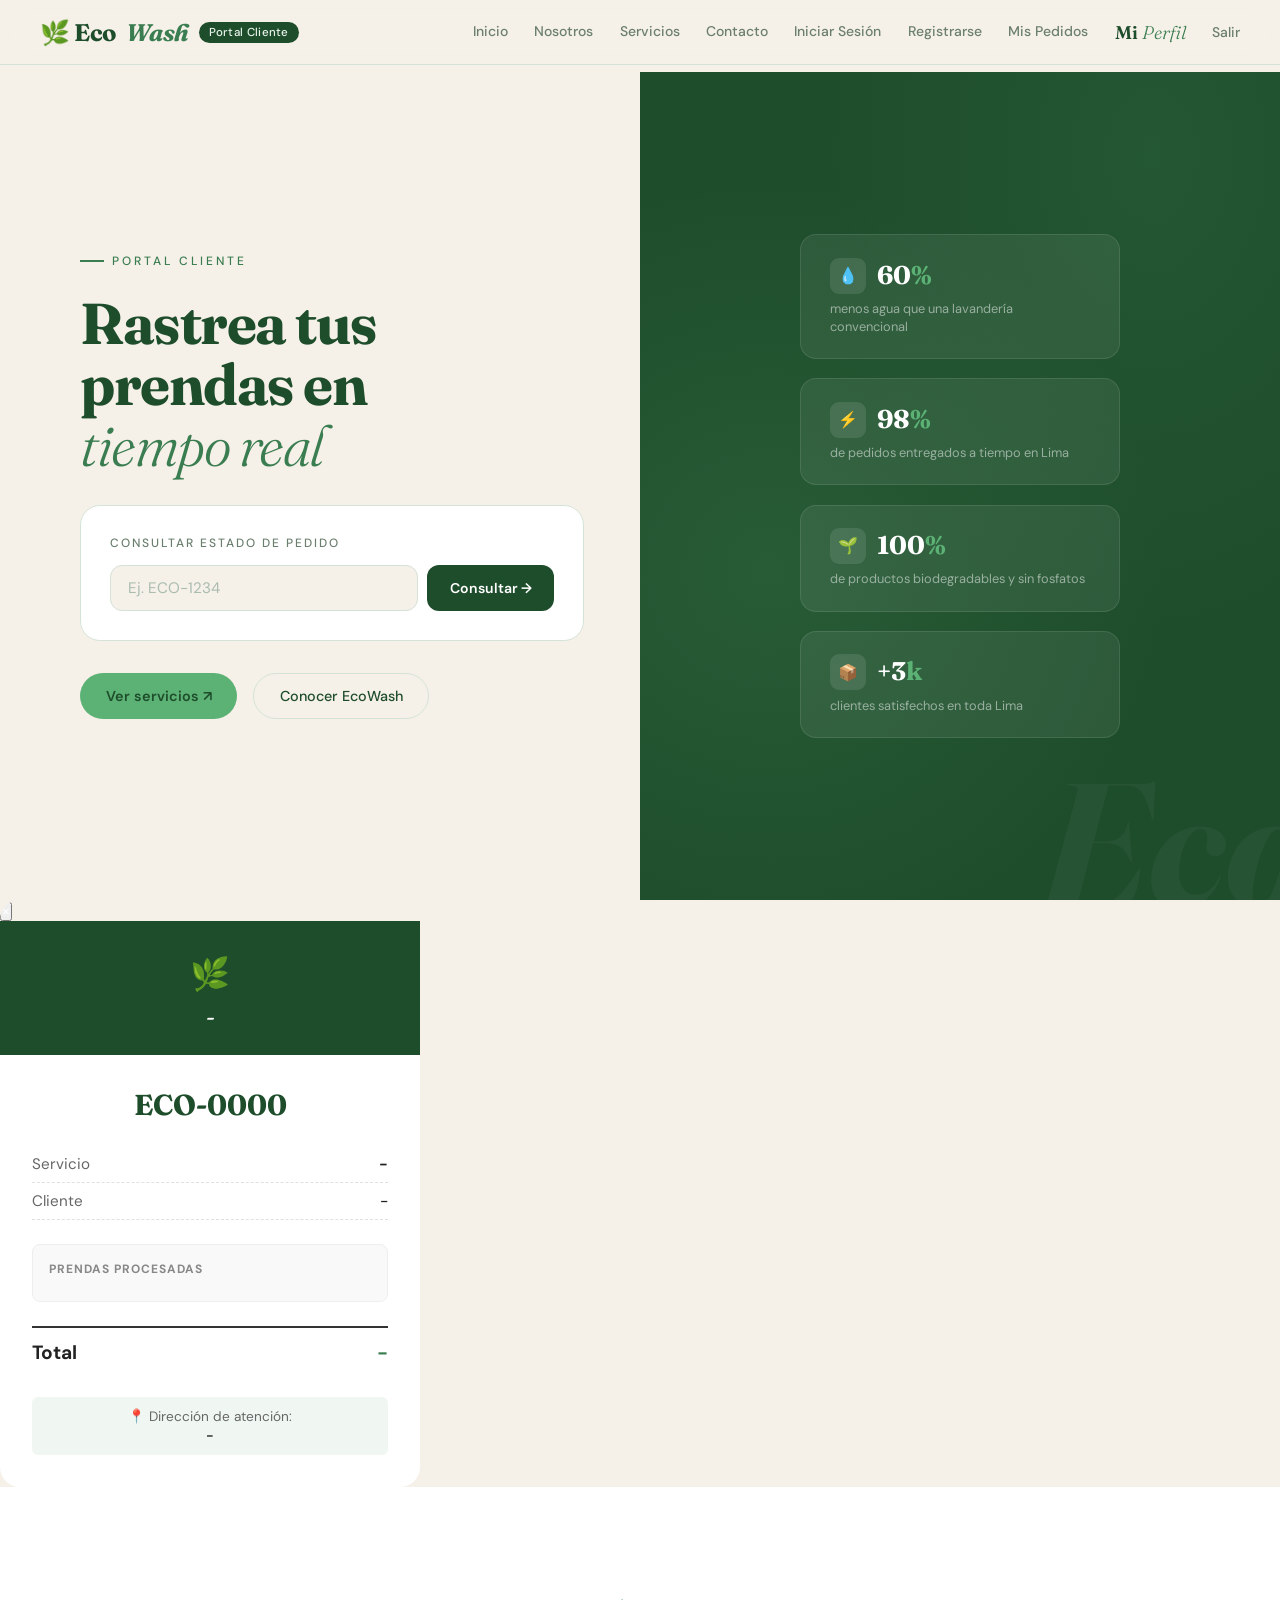
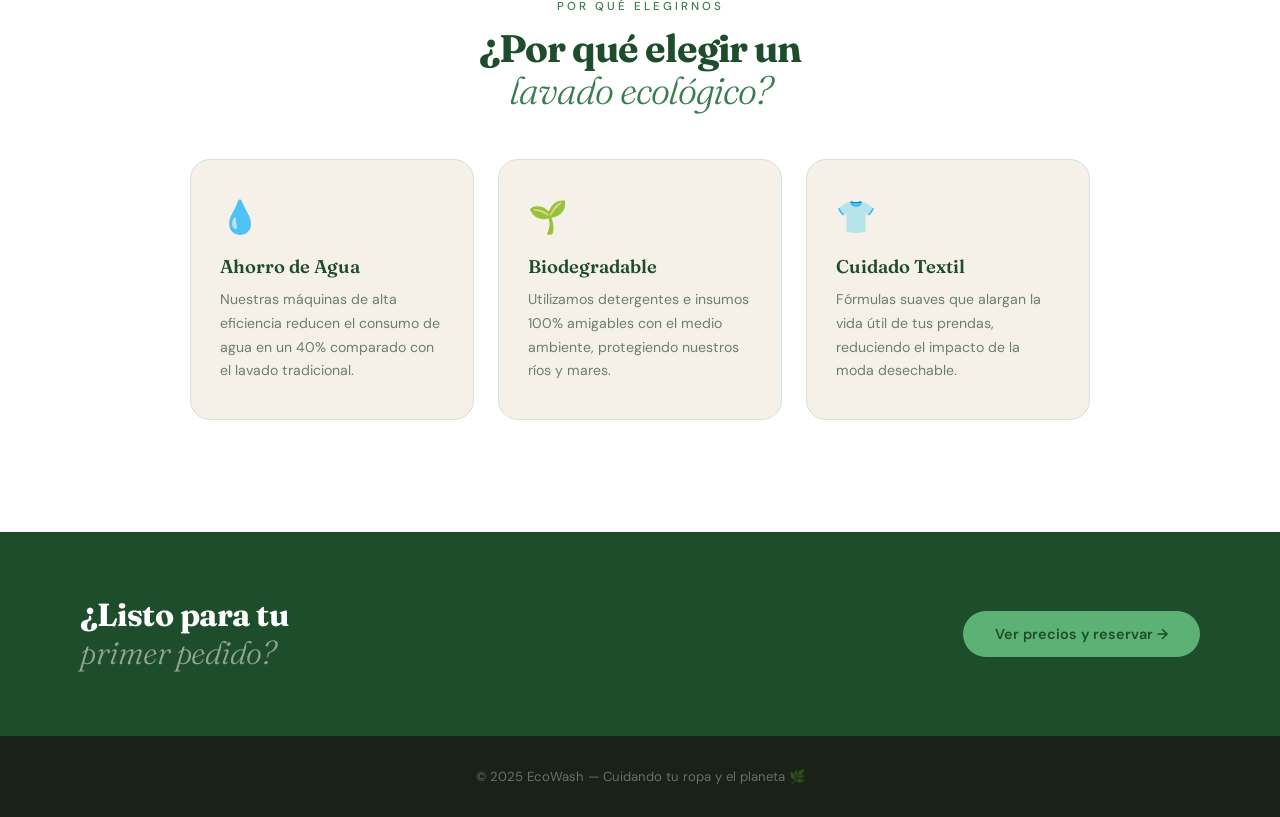
<file: index.html>
<!DOCTYPE html>
<html xmlns:th="http://www.thymeleaf.org">

<head>
    <meta charset="UTF-8">
    <meta name="viewport" content="width=device-width, initial-scale=1.0">
    <meta name="_csrf" th:content="${_csrf.token}" />
    <meta name="_csrf_header" th:content="${_csrf.headerName}" />
    <title>EcoWash - Portal Web Cliente</title>
    <link
        href="https://fonts.googleapis.com/css2?family=Fraunces:ital,opsz,wght@0,9..144,300;0,9..144,700;1,9..144,300;1,9..144,600&family=DM+Sans:wght@300;400;500&display=swap"
        rel="stylesheet">
    <link rel="stylesheet" th:href="@{/css/perfilModal.css}" />
    <style>
        :root {
            --ink: #1a2218;
            --forest: #1e4d2b;
            --moss: #3a7d50;
            --leaf: #5cb175;
            --mist: #e8f2eb;
            --cream: #f5f0e8;
            --sand: #ede8de;
            --white: #ffffff;
            --muted: #6b7f6e;
            --border: #d4e3d8;
        }

        *,
        *::before,
        *::after {
            box-sizing: border-box;
            margin: 0;
            padding: 0;
        }

        html {
            scroll-behavior: smooth;
        }

        body {
            font-family: 'DM Sans', sans-serif;
            background: var(--cream);
            color: var(--ink);
            overflow-x: hidden;
        }

        /* ── HEADER ── */
        header {
            position: fixed;
            top: 0;
            left: 0;
            right: 0;
            z-index: 100;
            display: flex;
            justify-content: space-between;
            align-items: center;
            padding: 1.1rem 2.5rem;
            background: rgba(245, 240, 232, 0.88);
            backdrop-filter: blur(12px);
            border-bottom: 1px solid var(--border);
        }

        /* ── BOTON MI PERFIL ELEGANTE (Estilo Editorial) ── */
        .profile-btn-elegant {
            margin-left: 1.4rem;
            /* Mismo margen que tus enlaces nav a */
            background: transparent;
            border: none;
            padding: 0;
            font-family: 'Fraunces', serif;
            font-size: 1.15rem;
            /* Un poco más grande para darle jerarquía */
            font-weight: 600;
            color: var(--forest, #1e4d2b);
            cursor: pointer;
            display: inline-flex;
            align-items: center;
            transition: transform 0.2s ease, opacity 0.2s ease;
            /* Alineación vertical para que no flote más arriba que los textos DM Sans */
            vertical-align: middle;
        }

        .profile-btn-elegant em {
            font-style: italic;
            color: var(--moss, #3a7d50);
            font-weight: 300;
            margin-left: 4px;
            transition: color 0.3s ease;
        }

        /* Efecto Hover sutil y orgánico */
        .profile-btn-elegant:hover {
            transform: translateY(-2px);
        }

        .profile-btn-elegant:hover em {
            color: var(--leaf, #5cb175);
            /* Brillo sutil en la parte cursiva */
        }

        /* Ajuste al botón Salir para que mantenga alineación con el nuevo botón */
        .logout-form button {
            vertical-align: middle;
        }

        /* CSS para que el botón de salir luzca como un enlace normal */
        .logout-form {
            display: inline;
            margin-left: 1.4rem;
        }

        .logout-form button {
            background: none;
            border: none;
            font-family: 'DM Sans', sans-serif;
            font-size: 0.875rem;
            font-weight: 500;
            color: var(--muted);
            cursor: pointer;
            transition: color 0.2s;
            padding: 0;
        }

        .logout-form button:hover {
            color: var(--forest);
        }



        .logo {
            font-family: 'Fraunces', serif;
            font-size: 1.5rem;
            font-weight: 700;
            color: var(--forest);
            letter-spacing: -0.5px;
            display: flex;
            align-items: center;
            gap: 10px;
        }

        .logo em {
            font-style: italic;
            color: var(--moss);
        }

        .badge-cliente {
            font-family: 'DM Sans', sans-serif;
            font-size: 0.72rem;
            font-weight: 500;
            background: var(--forest);
            color: var(--mist);
            padding: 3px 10px;
            border-radius: 20px;
            letter-spacing: 0.3px;
        }

        nav a {
            margin-left: 1.4rem;
            text-decoration: none;
            font-size: 0.875rem;
            font-weight: 500;
            color: var(--muted);
            transition: color 0.2s;
        }

        nav a:hover {
            color: var(--forest);
        }

        /* ── HERO ── */
        .hero {
            min-height: 100vh;
            display: grid;
            grid-template-columns: 1fr 1fr;
            padding-top: 72px;
            overflow: hidden;
        }

        .hero-left {
            display: flex;
            flex-direction: column;
            justify-content: center;
            padding: 5rem 3.5rem 5rem 5rem;
        }

        .hero-eyebrow {
            display: inline-flex;
            align-items: center;
            gap: 8px;
            font-size: 0.75rem;
            font-weight: 500;
            letter-spacing: 3px;
            text-transform: uppercase;
            color: var(--moss);
            margin-bottom: 1.5rem;
            opacity: 0;
            animation: fadeUp 0.7s 0.1s forwards;
        }

        .hero-eyebrow::before {
            content: '';
            display: inline-block;
            width: 24px;
            height: 1.5px;
            background: var(--moss);
        }

        .hero-title {
            font-family: 'Fraunces', serif;
            font-size: clamp(2.8rem, 4.5vw, 4.2rem);
            font-weight: 700;
            line-height: 1.06;
            color: var(--forest);
            letter-spacing: -1.5px;
            margin-bottom: 1.8rem;
            opacity: 0;
            animation: fadeUp 0.7s 0.25s forwards;
        }

        .hero-title em {
            font-style: italic;
            font-weight: 300;
            color: var(--moss);
        }

        /* TRACKER DENTRO DEL HERO */
        .tracker-box {
            background: var(--white);
            border: 1px solid var(--border);
            border-radius: 20px;
            padding: 1.8rem;
            margin-bottom: 2rem;
            opacity: 0;
            animation: fadeUp 0.7s 0.4s forwards;
        }

        .tracker-label {
            font-size: 0.75rem;
            font-weight: 500;
            letter-spacing: 2px;
            text-transform: uppercase;
            color: var(--muted);
            margin-bottom: 0.9rem;
        }

        .tracker-form {
            display: flex;
            gap: 0.6rem;
        }

        .tracker-form input[type="text"] {
            flex: 1;
            padding: 0.75rem 1.1rem;
            font-family: 'DM Sans', sans-serif;
            font-size: 0.95rem;
            border: 1.5px solid var(--border);
            border-radius: 12px;
            background: var(--cream);
            color: var(--ink);
            outline: none;
            transition: border-color 0.2s, background 0.2s;
        }

        .tracker-form input[type="text"]:focus {
            border-color: var(--moss);
            background: var(--white);
        }

        .tracker-form input::placeholder {
            color: #aabcb0;
        }

        .tracker-form button {
            padding: 0.75rem 1.4rem;
            font-family: 'DM Sans', sans-serif;
            font-size: 0.88rem;
            font-weight: 600;
            background: var(--forest);
            color: var(--white);
            border: none;
            border-radius: 12px;
            cursor: pointer;
            transition: background 0.2s, transform 0.15s;
            white-space: nowrap;
        }

        .tracker-form button:hover {
            background: var(--moss);
            transform: scale(1.02);
        }

        .hero-links {
            display: flex;
            gap: 1rem;
            flex-wrap: wrap;
            opacity: 0;
            animation: fadeUp 0.7s 0.55s forwards;
        }

        .hero-btn-primary {
            display: inline-flex;
            align-items: center;
            gap: 0.5rem;
            background: var(--leaf);
            color: var(--forest);
            padding: 0.8rem 1.6rem;
            border-radius: 50px;
            text-decoration: none;
            font-size: 0.9rem;
            font-weight: 600;
            transition: background 0.2s, transform 0.2s;
        }

        .hero-btn-primary:hover {
            background: var(--moss);
            color: white;
            transform: translateY(-2px);
        }

        .hero-btn-ghost {
            display: inline-flex;
            align-items: center;
            gap: 0.5rem;
            border: 1.5px solid var(--border);
            color: var(--forest);
            padding: 0.8rem 1.6rem;
            border-radius: 50px;
            text-decoration: none;
            font-size: 0.9rem;
            font-weight: 500;
            transition: border-color 0.2s, transform 0.2s;
        }

        .hero-btn-ghost:hover {
            border-color: var(--moss);
            transform: translateY(-2px);
        }

        /* LADO DERECHO DEL HERO */
        .hero-right {
            background: var(--forest);
            position: relative;
            overflow: hidden;
            display: flex;
            flex-direction: column;
            justify-content: center;
            align-items: center;
            padding: 4rem 3rem;
            gap: 1.2rem;
        }

        .hero-right::before {
            content: '';
            position: absolute;
            inset: 0;
            background:
                radial-gradient(ellipse at 20% 60%, rgba(92, 177, 117, 0.15) 0%, transparent 55%),
                radial-gradient(ellipse at 80% 10%, rgba(58, 125, 80, 0.2) 0%, transparent 45%);
        }

        .hero-watermark {
            font-family: 'Fraunces', serif;
            font-size: 11rem;
            font-weight: 700;
            font-style: italic;
            color: rgba(255, 255, 255, 0.04);
            position: absolute;
            bottom: -2rem;
            right: -2rem;
            line-height: 1;
            pointer-events: none;
            user-select: none;
        }

        .stat-pill {
            position: relative;
            z-index: 2;
            background: rgba(255, 255, 255, 0.07);
            border: 1px solid rgba(255, 255, 255, 0.1);
            border-radius: 16px;
            padding: 1.4rem 1.8rem;
            width: 100%;
            max-width: 320px;
            transition: background 0.25s, transform 0.25s;
            animation: fadeUp 0.7s forwards;
        }

        .stat-pill:hover {
            background: rgba(255, 255, 255, 0.12);
            transform: translateX(6px);
        }

        .stat-pill:nth-child(2) {
            animation-delay: 0.15s;
        }

        .stat-pill:nth-child(3) {
            animation-delay: 0.3s;
        }

        .stat-pill:nth-child(4) {
            animation-delay: 0.45s;
        }

        .sp-top {
            display: flex;
            align-items: center;
            gap: 0.7rem;
            margin-bottom: 0.4rem;
        }

        .sp-icon {
            width: 36px;
            height: 36px;
            border-radius: 9px;
            background: rgba(255, 255, 255, 0.1);
            display: flex;
            align-items: center;
            justify-content: center;
            font-size: 1rem;
            flex-shrink: 0;
        }

        .sp-val {
            font-family: 'Fraunces', serif;
            font-size: 1.6rem;
            font-weight: 700;
            color: white;
            line-height: 1;
        }

        .sp-val span {
            color: var(--leaf);
        }

        .sp-label {
            font-size: 0.8rem;
            color: rgba(255, 255, 255, 0.5);
            line-height: 1.4;
        }

        /* ── SECCIÓN EDUCATIVA ── */
        .educational {
            padding: 7rem 5rem;
            background: var(--white);
            text-align: center;
        }

        .section-label {
            font-size: 0.72rem;
            font-weight: 500;
            letter-spacing: 3px;
            text-transform: uppercase;
            color: var(--moss);
            margin-bottom: 0.8rem;
        }

        .section-title {
            font-family: 'Fraunces', serif;
            font-size: clamp(2rem, 3vw, 2.8rem);
            font-weight: 700;
            color: var(--forest);
            letter-spacing: -1px;
            line-height: 1.1;
            margin-bottom: 3rem;
        }

        .section-title em {
            font-style: italic;
            font-weight: 300;
            color: var(--moss);
        }

        .edu-cards {
            display: grid;
            grid-template-columns: repeat(3, 1fr);
            gap: 1.5rem;
            max-width: 900px;
            margin: 0 auto;
        }

        .edu-card {
            background: var(--cream);
            border: 1px solid var(--border);
            border-radius: 20px;
            padding: 2.2rem 1.8rem;
            text-align: left;
            position: relative;
            overflow: hidden;
            transition: transform 0.25s, box-shadow 0.25s;
        }

        .edu-card::after {
            content: '';
            position: absolute;
            bottom: 0;
            left: 0;
            right: 0;
            height: 3px;
            background: linear-gradient(90deg, var(--leaf), var(--moss));
            transform: scaleX(0);
            transform-origin: left;
            transition: transform 0.3s;
        }

        .edu-card:hover {
            transform: translateY(-5px);
            box-shadow: 0 12px 40px rgba(30, 77, 43, 0.1);
        }

        .edu-card:hover::after {
            transform: scaleX(1);
        }

        .edu-card-icon {
            font-size: 2rem;
            margin-bottom: 1.1rem;
            display: block;
        }

        .edu-card h3 {
            font-family: 'Fraunces', serif;
            font-size: 1.15rem;
            font-weight: 600;
            color: var(--forest);
            margin-bottom: 0.6rem;
        }

        .edu-card p {
            font-size: 0.88rem;
            line-height: 1.7;
            color: var(--muted);
        }

        /* ── STRIP ── */
        .strip {
            background: var(--forest);
            padding: 4rem 5rem;
            display: flex;
            justify-content: space-between;
            align-items: center;
            gap: 2rem;
            flex-wrap: wrap;
        }

        .strip-text {
            font-family: 'Fraunces', serif;
            font-size: clamp(1.5rem, 2.5vw, 2.2rem);
            font-weight: 700;
            color: white;
            letter-spacing: -0.5px;
            line-height: 1.2;
        }

        .strip-text em {
            font-style: italic;
            font-weight: 300;
            color: rgba(255, 255, 255, 0.5);
        }

        .strip-btn {
            display: inline-flex;
            align-items: center;
            gap: 0.6rem;
            background: var(--leaf);
            color: var(--forest);
            padding: 0.9rem 2rem;
            border-radius: 50px;
            text-decoration: none;
            font-weight: 600;
            font-size: 0.9rem;
            white-space: nowrap;
            transition: background 0.2s, transform 0.2s;
            flex-shrink: 0;
        }

        .strip-btn:hover {
            background: white;
            transform: scale(1.03);
        }

        /* ── FOOTER ── */
        footer {
            text-align: center;
            padding: 2rem;
            background: var(--ink);
            color: rgba(255, 255, 255, 0.35);
            font-size: 0.82rem;
        }

        /* ── ANIMATIONS ── */
        @keyframes fadeUp {
            from {
                opacity: 0;
                transform: translateY(20px);
            }

            to {
                opacity: 1;
                transform: translateY(0);
            }
        }

        .reveal {
            opacity: 0;
            transform: translateY(28px);
            transition: opacity 0.65s ease, transform 0.65s ease;
        }

        .reveal.visible {
            opacity: 1;
            transform: translateY(0);
        }

        .reveal-delay-1 {
            transition-delay: 0.1s;
        }

        .reveal-delay-2 {
            transition-delay: 0.2s;
        }

        .reveal-delay-3 {
            transition-delay: 0.3s;
        }

        /* ── RESPONSIVE ── */
        @media (max-width: 860px) {
            .hero {
                grid-template-columns: 1fr;
                min-height: auto;
            }

            .hero-left {
                padding: 3rem 1.5rem;
            }

            .hero-right {
                min-height: 380px;
                padding: 3rem 1.5rem;
            }

            .educational {
                padding: 4rem 1.5rem;
            }

            .edu-cards {
                grid-template-columns: 1fr;
            }

            .strip {
                padding: 3rem 1.5rem;
                flex-direction: column;
                text-align: center;
            }

            header {
                padding: 1rem 1.2rem;
            }

            nav a {
                margin-left: 0.8rem;
                font-size: 0.78rem;
            }
        }
    </style>
</head>

<body>

    <!-- HEADER -->
    <header>
        <div class="logo">
            🌿 Eco<em>Wash</em>
            <span class="badge-cliente">Portal Cliente</span>

        </div>
        <nav>
            <a th:href="@{/}">Inicio</a>
            <a th:href="@{/nosotros}">Nosotros</a>
            <a th:href="@{/servicios}">Servicios</a>
            <a th:href="@{/contacto}">Contacto</a>

            <a th:href="@{/login}" sec:authorize="!isAuthenticated()">Iniciar Sesión</a>
            <a th:href="@{/registro}" sec:authorize="!isAuthenticated()">Registrarse</a>

            <a th:href="@{/pedidos}" sec:authorize="isAuthenticated()">Mis Pedidos</a>

            <button id="openProfileBtn" class="profile-btn-elegant" sec:authorize="isAuthenticated()">
                Mi <em>Perfil</em>
            </button>
            <form th:action="@{/logout}" method="post" sec:authorize="isAuthenticated()" class="logout-form">
                <button type="submit">Salir</button>
            </form>
        </nav>
    </header>

    <main>

        <!-- HERO -->
        <section class="hero">
            <div class="hero-left">
                <span class="hero-eyebrow">Portal Cliente</span>
                <h1 class="hero-title">
                    Rastrea tus<br>prendas en<br><em>tiempo real</em>
                </h1>

                <div class="tracker-box">
                    <div class="tracker-label">Consultar estado de pedido</div>
                    <form onsubmit="rastrearTicketModal(event)" class="tracker-form">
                        <input type="text" id="inputCodigoRastreo" placeholder="Ej. ECO-1234" required />
                        <button type="submit">Consultar →</button>
                    </form>


                </div>

                <div class="hero-links">
                    <a th:href="@{/servicios}" class="hero-btn-primary">Ver servicios ↗</a>
                    <a th:href="@{/nosotros}" class="hero-btn-ghost">Conocer EcoWash</a>
                </div>
            </div>

            <div class="hero-right">
                <div class="hero-watermark">Eco</div>

                <div class="stat-pill">
                    <div class="sp-top">
                        <div class="sp-icon">💧</div>
                        <div class="sp-val">60<span>%</span></div>
                    </div>
                    <div class="sp-label">menos agua que una lavandería convencional</div>
                </div>

                <div class="stat-pill">
                    <div class="sp-top">
                        <div class="sp-icon">⚡</div>
                        <div class="sp-val">98<span>%</span></div>
                    </div>
                    <div class="sp-label">de pedidos entregados a tiempo en Lima</div>
                </div>

                <div class="stat-pill">
                    <div class="sp-top">
                        <div class="sp-icon">🌱</div>
                        <div class="sp-val">100<span>%</span></div>
                    </div>
                    <div class="sp-label">de productos biodegradables y sin fosfatos</div>
                </div>

                <div class="stat-pill">
                    <div class="sp-top">
                        <div class="sp-icon">📦</div>
                        <div class="sp-val">+3<span>k</span></div>
                    </div>
                    <div class="sp-label">clientes satisfechos en toda Lima</div>
                </div>
            </div>
        </section>

        <div id="modalRastreo" class="modal-overlay">
            <div class="modal-content" style="max-width: 420px; padding: 0; overflow: hidden; border-radius: 20px;">

                <button class="close-modal" onclick="cerrarModalRastreo()"
                    style="color: white; z-index: 10; top: 1rem; right: 1rem;">×</button>

                <div
                    style="background: var(--forest, #1e4d2b); color: white; padding: 2rem 1.5rem 1.5rem; text-align:center; position: relative;">
                    <span style="font-size: 2rem; display: block; margin-bottom: 0.5rem;">🌿</span>
                    <h3 id="m-estado"
                        style="margin:0; font-family: 'Fraunces', serif; font-size: 1.4rem; font-weight: 500;">-</h3>
                </div>

                <div style="padding: 2rem; background: #ffffff;">
                    <div id="m-codigo"
                        style="text-align:center; font-family:'Fraunces', serif; font-size:1.8rem; color:var(--forest, #1e4d2b); margin-bottom: 1.5rem; font-weight: 700;">
                        ECO-0000</div>

                    <div
                        style="display:flex; justify-content:space-between; border-bottom:1px dashed #e0e0e0; padding: 8px 0; font-size: 0.95rem;">
                        <span style="color: #666;">Servicio</span><strong id="m-servicio"
                            style="color: #222; text-align:right;">-</strong>
                    </div>

                    <div
                        style="display:flex; justify-content:space-between; border-bottom:1px dashed #e0e0e0; padding: 8px 0; font-size: 0.95rem;">
                        <span style="color: #666;">Cliente</span><span id="m-cliente"
                            style="color: #222; font-weight: 500; text-align:right;">-</span>
                    </div>

                    <div
                        style="margin-top:1.5rem; border-radius: 8px; background: #f9f9f9; padding: 1rem; border: 1px solid #eee;">
                        <p
                            style="font-size:0.75rem; color:#888; font-weight:bold; margin-bottom:0.5rem; text-transform:uppercase; letter-spacing: 1px;">
                            Prendas Procesadas</p>
                        <ul id="m-items"
                            style="list-style:none; padding:0; font-size:0.9rem; margin:0; color:#333; line-height:1.6;">
                        </ul>
                    </div>

                    <div
                        style="display:flex; justify-content:space-between; border-top:2px solid #333; padding: 12px 0; margin-top: 1.5rem; font-size: 1.2rem;">
                        <span style="color: #222; font-weight: 700;">Total</span><strong id="m-total"
                            style="color: var(--moss, #3a7d50);">-</strong>
                    </div>

                    <p
                        style="font-size:0.85rem; color:#666; text-align:center; margin-top:20px; line-height: 1.4; background: #f0f7f2; padding: 10px; border-radius: 6px;">
                        📍 Dirección de atención:<br><span id="m-dir" style="font-weight: 600; color: #222;">-</span>
                    </p>
                </div>
            </div>
        </div>

        <script>
            async function rastrearTicketModal(event) {
                event.preventDefault();
                const codigo = document.getElementById('inputCodigoRastreo').value;

                try {
                    const res = await fetch(`/api/pedidos/rastrear?codigo=${codigo}`);
                    if (!res.ok) { alert("Código de ticket no encontrado."); return; }

                    const p = await res.json(); // Ahora p trae TODOS los datos

                    document.getElementById('m-codigo').innerText = p.codigo;
                    document.getElementById('m-estado').innerText = "Estado: " + p.estado;
                    document.getElementById('m-servicio').innerText = p.servicio;
                    document.getElementById('m-total').innerText = "S/ " + p.total.toFixed(2);
                    document.getElementById('m-cliente').innerText = p.nombre + " (" + p.telefono + ")";
                    document.getElementById('m-dir').innerText = p.direccion;

                    // Pintamos las prendas si existen en el modal de index
                    // Para esto, deberás agregar un <ul id="m-items"></ul> en tu HTML del modal
                    const mItems = document.getElementById('m-items');
                    if (mItems) {
                        mItems.innerHTML = '';
                        p.items.forEach(item => {
                            let li = document.createElement('li');
                            li.innerText = `${item.cantidad}x ${item.nombre}`;
                            mItems.appendChild(li);
                        });
                    }

                    document.getElementById('modalRastreo').classList.add('active');
                } catch (err) {
                    console.error(err);
                    alert("Error al conectar con el servidor.");
                }
            }

            function cerrarModalRastreo() {
                document.getElementById('modalRastreo').classList.remove('active');
            }
        </script>
        <!-- SECCIÓN EDUCATIVA -->
        <section class="educational">
            <p class="section-label reveal">Por qué elegirnos</p>
            <h2 class="section-title reveal reveal-delay-1">¿Por qué elegir un<br><em>lavado ecológico?</em></h2>

            <div class="edu-cards">
                <div class="edu-card reveal reveal-delay-1">
                    <span class="edu-card-icon">💧</span>
                    <h3>Ahorro de Agua</h3>
                    <p>Nuestras máquinas de alta eficiencia reducen el consumo de agua en un 40% comparado con el lavado
                        tradicional.</p>
                </div>
                <div class="edu-card reveal reveal-delay-2">
                    <span class="edu-card-icon">🌱</span>
                    <h3>Biodegradable</h3>
                    <p>Utilizamos detergentes e insumos 100% amigables con el medio ambiente, protegiendo nuestros ríos
                        y mares.</p>
                </div>
                <div class="edu-card reveal reveal-delay-3">
                    <span class="edu-card-icon">👕</span>
                    <h3>Cuidado Textil</h3>
                    <p>Fórmulas suaves que alargan la vida útil de tus prendas, reduciendo el impacto de la moda
                        desechable.</p>
                </div>
            </div>
        </section>

        <!-- STRIP CTA -->
        <div class="strip reveal">
            <div class="strip-text">
                ¿Listo para tu<br><em>primer pedido?</em>
            </div>
            <a th:href="@{/servicios}" class="strip-btn">Ver precios y reservar →</a>
        </div>

    </main>

    <footer>
        <p>&copy; 2025 EcoWash — Cuidando tu ropa y el planeta 🌿</p>
    </footer>

    <div sec:authorize="isAuthenticated()">
        <div th:replace="~{fragments/perfilModal :: modal}"></div>
    </div>

    <script th:src="@{/js/perfilModal.js}"></script>

    <script>
        const observer = new IntersectionObserver((entries) => {
            entries.forEach(e => {
                if (e.isIntersecting) {
                    e.target.classList.add('visible');
                    observer.unobserve(e.target);
                }
            });
        }, { threshold: 0.12 });
        document.querySelectorAll('.reveal').forEach(el => observer.observe(el));
    </script>

</body>

</html>
</file>
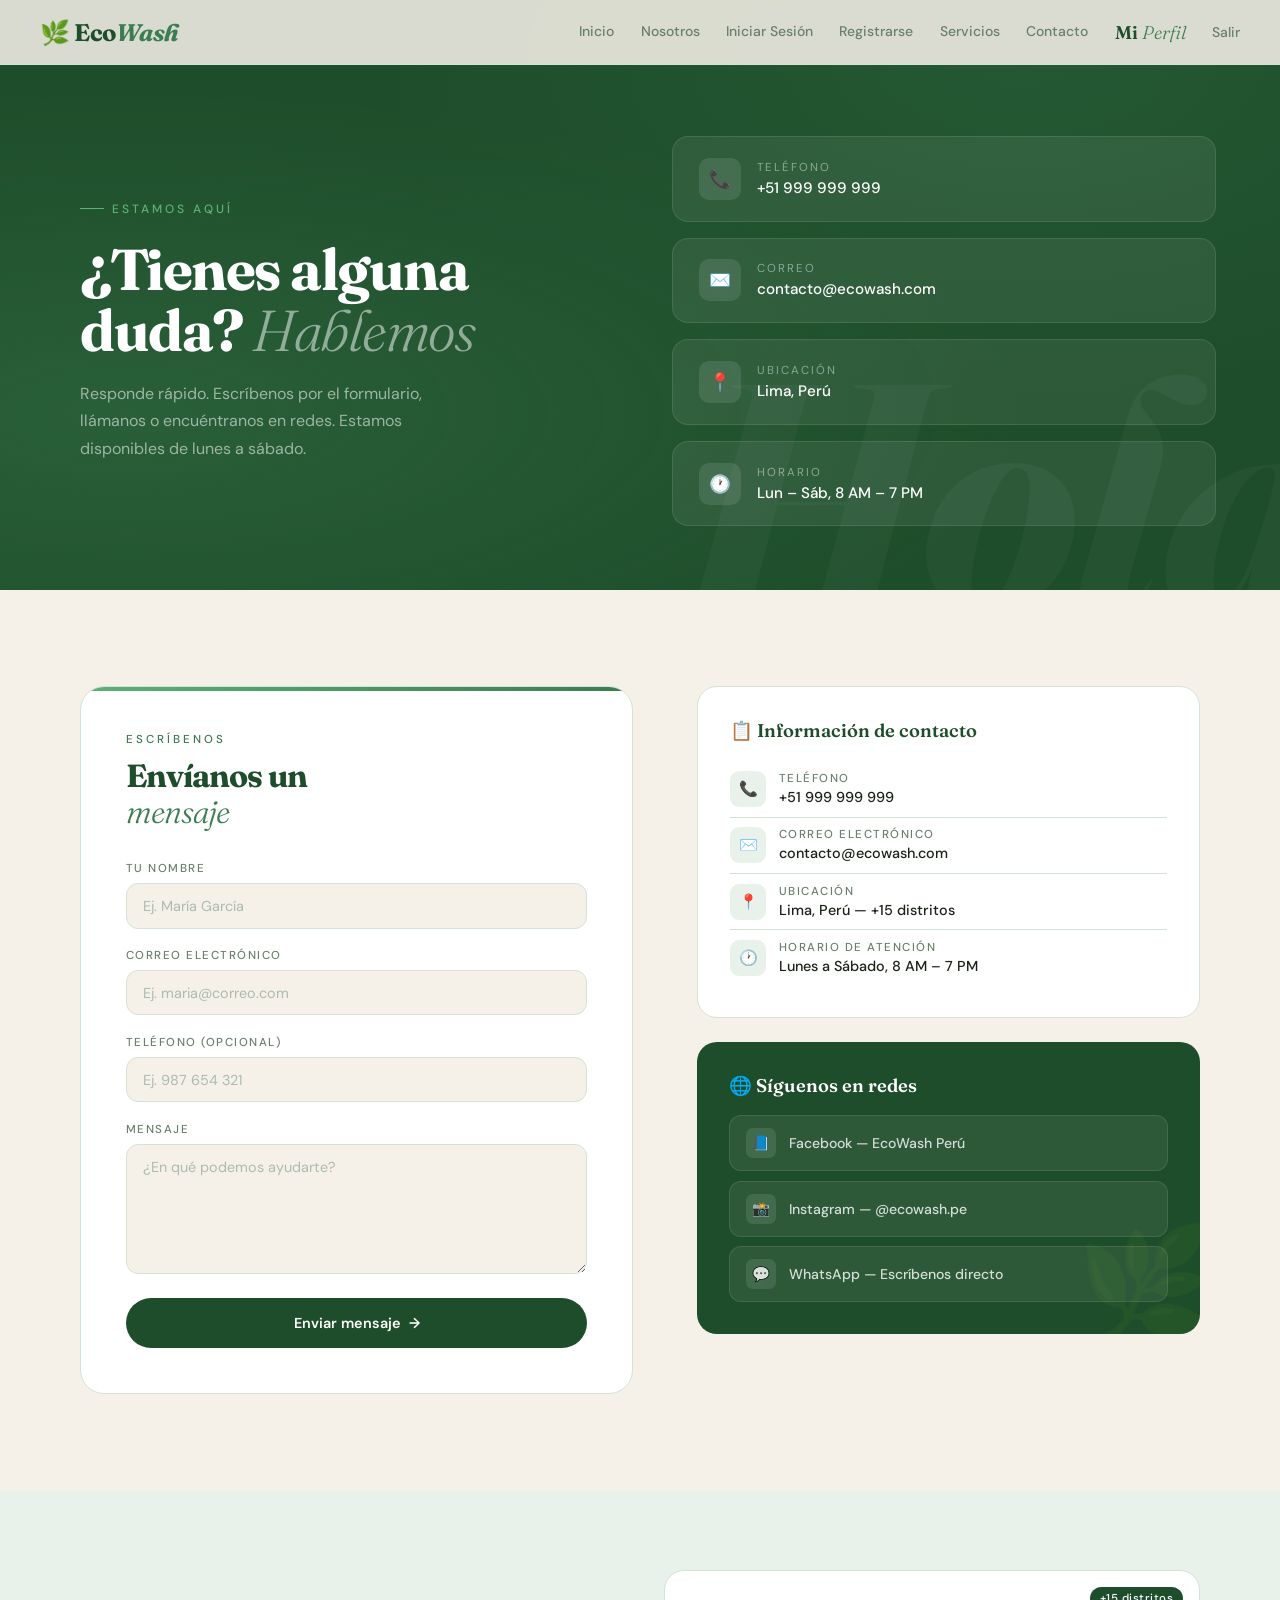
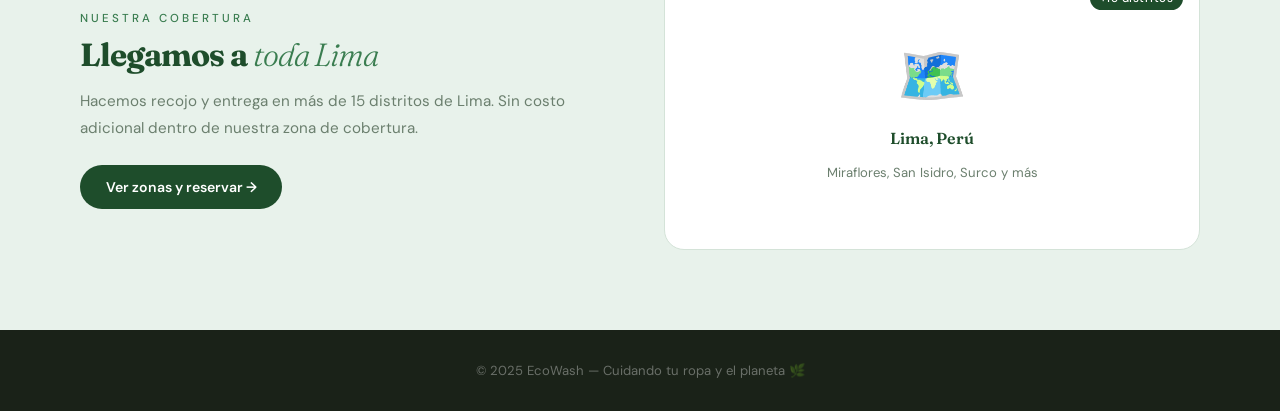
<file: src/main/resources/templates/contacto.html>
<!DOCTYPE html>
<html lang="es">

<head>
  <meta charset="UTF-8">
  <meta name="viewport" content="width=device-width, initial-scale=1.0">
  <meta name="_csrf" th:content="${_csrf.token}" />
  <meta name="_csrf_header" th:content="${_csrf.headerName}" />
  <title>Contacto — EcoWash</title>
  <link
    href="https://fonts.googleapis.com/css2?family=Fraunces:ital,opsz,wght@0,9..144,300;0,9..144,700;1,9..144,300;1,9..144,600&family=DM+Sans:wght@300;400;500&display=swap"
    rel="stylesheet">
  <link rel="stylesheet" th:href="@{/css/perfilModal.css}" />
  <style>
    :root {
      --ink: #1a2218;
      --forest: #1e4d2b;
      --moss: #3a7d50;
      --leaf: #5cb175;
      --mist: #e8f2eb;
      --cream: #f5f0e8;
      --sand: #ede8de;
      --white: #ffffff;
      --muted: #6b7f6e;
      --border: #d4e3d8;
    }

    *,
    *::before,
    *::after {
      box-sizing: border-box;
      margin: 0;
      padding: 0;
    }

    html {
      scroll-behavior: smooth;
    }

    body {
      font-family: 'DM Sans', sans-serif;
      background: var(--cream);
      color: var(--ink);
      overflow-x: hidden;
    }

    /* ── HEADER ── */
    header {
      position: fixed;
      top: 0;
      left: 0;
      right: 0;
      z-index: 100;
      display: flex;
      justify-content: space-between;
      align-items: center;
      padding: 1.1rem 2.5rem;
      background: rgba(245, 240, 232, 0.88);
      backdrop-filter: blur(12px);
      border-bottom: 1px solid var(--border);
    }

    /* ── BOTON MI PERFIL ELEGANTE (Estilo Editorial) ── */
    .profile-btn-elegant {
      margin-left: 1.4rem;
      /* Mismo margen que tus enlaces nav a */
      background: transparent;
      border: none;
      padding: 0;
      font-family: 'Fraunces', serif;
      font-size: 1.15rem;
      /* Un poco más grande para darle jerarquía */
      font-weight: 600;
      color: var(--forest, #1e4d2b);
      cursor: pointer;
      display: inline-flex;
      align-items: center;
      transition: transform 0.2s ease, opacity 0.2s ease;
      /* Alineación vertical para que no flote más arriba que los textos DM Sans */
      vertical-align: middle;
    }

    .profile-btn-elegant em {
      font-style: italic;
      color: var(--moss, #3a7d50);
      font-weight: 300;
      margin-left: 4px;
      transition: color 0.3s ease;
    }

    /* Efecto Hover sutil y orgánico */
    .profile-btn-elegant:hover {
      transform: translateY(-2px);
    }

    .profile-btn-elegant:hover em {
      color: var(--leaf, #5cb175);
      /* Brillo sutil en la parte cursiva */
    }

    /* Ajuste al botón Salir para que mantenga alineación con el nuevo botón */
    .logout-form button {
      vertical-align: middle;
    }

    /* CSS para que el botón de salir luzca como un enlace normal */
    .logout-form {
      display: inline;
      margin-left: 1.4rem;
    }

    .logout-form button {
      background: none;
      border: none;
      font-family: 'DM Sans', sans-serif;
      font-size: 0.875rem;
      font-weight: 500;
      color: var(--muted);
      cursor: pointer;
      transition: color 0.2s;
      padding: 0;
    }

    .logout-form button:hover {
      color: var(--forest);
    }



    .logo {
      font-family: 'Fraunces', serif;
      font-size: 1.5rem;
      font-weight: 700;
      color: var(--forest);
      letter-spacing: -0.5px;
    }

    .logo em {
      font-style: italic;
      color: var(--moss);
    }

    nav a {
      margin-left: 1.4rem;
      text-decoration: none;
      font-size: 0.875rem;
      font-weight: 500;
      color: var(--muted);
      transition: color 0.2s;
    }

    nav a:hover {
      color: var(--forest);
    }

    /* ── HERO ── */
    .hero {
      min-height: 52vh;
      padding-top: 72px;
      background: var(--forest);
      position: relative;
      overflow: hidden;
      display: grid;
      grid-template-columns: 1fr 1fr;
    }

    .hero::before {
      content: '';
      position: absolute;
      inset: 0;
      background:
        radial-gradient(ellipse at 10% 70%, rgba(92, 177, 117, 0.18) 0%, transparent 55%),
        radial-gradient(ellipse at 80% 10%, rgba(58, 125, 80, 0.22) 0%, transparent 45%);
    }

    .hero-watermark {
      font-family: 'Fraunces', serif;
      font-size: 20rem;
      font-weight: 700;
      font-style: italic;
      color: rgba(255, 255, 255, 0.03);
      position: absolute;
      bottom: -4rem;
      right: -3rem;
      line-height: 1;
      pointer-events: none;
      user-select: none;
    }

    .hero-left {
      position: relative;
      z-index: 2;
      display: flex;
      flex-direction: column;
      justify-content: center;
      padding: 5rem 3.5rem 5rem 5rem;
    }

    .hero-eyebrow {
      display: inline-flex;
      align-items: center;
      gap: 8px;
      font-size: 0.75rem;
      font-weight: 500;
      letter-spacing: 3px;
      text-transform: uppercase;
      color: var(--leaf);
      margin-bottom: 1.4rem;
      opacity: 0;
      animation: fadeUp 0.7s 0.1s forwards;
    }

    .hero-eyebrow::before {
      content: '';
      display: inline-block;
      width: 24px;
      height: 1.5px;
      background: var(--leaf);
    }

    .hero-title {
      font-family: 'Fraunces', serif;
      font-size: clamp(2.8rem, 4.5vw, 4rem);
      font-weight: 700;
      line-height: 1.06;
      color: white;
      letter-spacing: -1.5px;
      margin-bottom: 1.2rem;
      opacity: 0;
      animation: fadeUp 0.7s 0.25s forwards;
    }

    .hero-title em {
      font-style: italic;
      font-weight: 300;
      color: rgba(255, 255, 255, 0.5);
    }

    .hero-sub {
      font-size: 1rem;
      color: rgba(255, 255, 255, 0.55);
      line-height: 1.7;
      max-width: 400px;
      opacity: 0;
      animation: fadeUp 0.7s 0.4s forwards;
    }

    .hero-right {
      position: relative;
      z-index: 2;
      display: flex;
      flex-direction: column;
      justify-content: center;
      gap: 1rem;
      padding: 4rem 4rem 4rem 2rem;
      opacity: 0;
      animation: fadeUp 0.7s 0.5s forwards;
    }

    .info-pill {
      background: rgba(255, 255, 255, 0.07);
      border: 1px solid rgba(255, 255, 255, 0.1);
      border-radius: 16px;
      padding: 1.3rem 1.6rem;
      display: flex;
      align-items: center;
      gap: 1rem;
      transition: background 0.25s, transform 0.25s;
    }

    .info-pill:hover {
      background: rgba(255, 255, 255, 0.12);
      transform: translateX(6px);
    }

    .info-pill-icon {
      width: 42px;
      height: 42px;
      flex-shrink: 0;
      background: rgba(255, 255, 255, 0.1);
      border-radius: 10px;
      display: flex;
      align-items: center;
      justify-content: center;
      font-size: 1.1rem;
    }

    .info-pill-label {
      font-size: 0.72rem;
      letter-spacing: 2px;
      text-transform: uppercase;
      color: rgba(255, 255, 255, 0.45);
      margin-bottom: 3px;
    }

    .info-pill-val {
      font-size: 0.95rem;
      font-weight: 500;
      color: white;
    }

    /* ── CONTACT SECTION ── */
    .contact-section {
      padding: 6rem 5rem;
      display: grid;
      grid-template-columns: 1.1fr 1fr;
      gap: 4rem;
      align-items: start;
    }

    /* FORM CARD */
    .form-card {
      background: var(--white);
      border: 1px solid var(--border);
      border-radius: 24px;
      padding: 2.8rem;
      position: relative;
      overflow: hidden;
    }

    .form-card::before {
      content: '';
      position: absolute;
      top: 0;
      left: 0;
      right: 0;
      height: 4px;
      background: linear-gradient(90deg, var(--leaf), var(--moss));
    }

    .section-label {
      font-size: 0.72rem;
      font-weight: 500;
      letter-spacing: 3px;
      text-transform: uppercase;
      color: var(--moss);
      margin-bottom: 0.7rem;
    }

    .section-title {
      font-family: 'Fraunces', serif;
      font-size: clamp(1.6rem, 2.5vw, 2.2rem);
      font-weight: 700;
      color: var(--forest);
      letter-spacing: -1px;
      line-height: 1.1;
      margin-bottom: 2rem;
    }

    .section-title em {
      font-style: italic;
      font-weight: 300;
      color: var(--moss);
    }

    /* FIELDS */
    .field {
      margin-bottom: 1.2rem;
    }

    .field label {
      display: block;
      font-size: 0.72rem;
      font-weight: 500;
      color: var(--muted);
      margin-bottom: 0.45rem;
      letter-spacing: 1.5px;
      text-transform: uppercase;
    }

    .field input,
    .field textarea {
      width: 100%;
      padding: 0.8rem 1rem;
      border: 1.5px solid var(--border);
      border-radius: 12px;
      font-family: 'DM Sans', sans-serif;
      font-size: 0.9rem;
      color: var(--ink);
      background: var(--cream);
      outline: none;
      transition: border-color 0.2s, background 0.2s;
    }

    .field input:focus,
    .field textarea:focus {
      border-color: var(--moss);
      background: var(--white);
    }

    .field input::placeholder,
    .field textarea::placeholder {
      color: #aabcb0;
    }

    .field textarea {
      resize: vertical;
      min-height: 130px;
    }

    .btn-enviar {
      width: 100%;
      background: var(--forest);
      color: white;
      border: none;
      padding: 1rem 1.5rem;
      border-radius: 50px;
      font-size: 0.9rem;
      font-weight: 600;
      font-family: 'DM Sans', sans-serif;
      cursor: pointer;
      display: flex;
      align-items: center;
      justify-content: center;
      gap: 0.5rem;
      transition: background 0.2s, transform 0.2s;
      margin-top: 0.5rem;
    }

    .btn-enviar:hover {
      background: var(--moss);
      transform: translateY(-2px);
    }

    .success-msg {
      display: none;
      margin-top: 1rem;
      padding: 0.9rem 1.2rem;
      background: var(--mist);
      border: 1px solid var(--border);
      border-radius: 12px;
      font-size: 0.88rem;
      color: var(--forest);
      text-align: center;
    }

    /* INFO LATERAL */
    .info-aside {
      display: flex;
      flex-direction: column;
      gap: 1.5rem;
    }

    .info-block {
      background: var(--white);
      border: 1px solid var(--border);
      border-radius: 20px;
      padding: 2rem;
      transition: transform 0.25s, box-shadow 0.25s;
    }

    .info-block:hover {
      transform: translateY(-4px);
      box-shadow: 0 12px 40px rgba(30, 77, 43, 0.1);
    }

    .info-block-title {
      font-family: 'Fraunces', serif;
      font-size: 1.15rem;
      font-weight: 600;
      color: var(--forest);
      margin-bottom: 1.2rem;
    }

    .info-item {
      display: flex;
      align-items: flex-start;
      gap: 0.8rem;
      padding: 0.6rem 0;
      border-bottom: 1px solid var(--border);
    }

    .info-item:last-child {
      border-bottom: none;
    }

    .info-icon {
      width: 36px;
      height: 36px;
      flex-shrink: 0;
      background: var(--mist);
      border-radius: 9px;
      display: flex;
      align-items: center;
      justify-content: center;
      font-size: 0.95rem;
    }

    .info-text-label {
      font-size: 0.72rem;
      font-weight: 500;
      letter-spacing: 1.5px;
      text-transform: uppercase;
      color: var(--muted);
      margin-bottom: 2px;
    }

    .info-text-val {
      font-size: 0.9rem;
      font-weight: 500;
      color: var(--ink);
    }

    /* REDES SOCIALES */
    .social-block {
      background: var(--forest);
      border-radius: 20px;
      padding: 2rem;
      position: relative;
      overflow: hidden;
    }

    .social-block::before {
      content: '🌿';
      font-size: 7rem;
      position: absolute;
      bottom: -1.5rem;
      right: -1rem;
      opacity: 0.1;
      pointer-events: none;
    }

    .social-block-title {
      font-family: 'Fraunces', serif;
      font-size: 1.15rem;
      font-weight: 600;
      color: white;
      margin-bottom: 1.1rem;
    }

    .social-links {
      display: flex;
      flex-direction: column;
      gap: 0.6rem;
    }

    .social-link {
      display: flex;
      align-items: center;
      gap: 0.8rem;
      background: rgba(255, 255, 255, 0.07);
      border: 1px solid rgba(255, 255, 255, 0.1);
      border-radius: 12px;
      padding: 0.75rem 1rem;
      text-decoration: none;
      color: rgba(255, 255, 255, 0.8);
      font-size: 0.88rem;
      font-weight: 500;
      transition: background 0.2s, transform 0.2s;
    }

    .social-link:hover {
      background: rgba(255, 255, 255, 0.14);
      transform: translateX(4px);
    }

    .social-link-icon {
      width: 30px;
      height: 30px;
      border-radius: 7px;
      background: rgba(255, 255, 255, 0.1);
      display: flex;
      align-items: center;
      justify-content: center;
      font-size: 0.9rem;
      flex-shrink: 0;
    }

    /* MAPA / STRIP FINAL */
    .map-strip {
      background: var(--mist);
      padding: 5rem;
      display: grid;
      grid-template-columns: 1fr 1fr;
      gap: 3rem;
      align-items: center;
    }

    .map-strip-text .section-label {
      margin-bottom: 0.7rem;
    }

    .map-strip-text .section-title {
      margin-bottom: 1rem;
    }

    .map-strip-body {
      font-size: 0.95rem;
      line-height: 1.75;
      color: var(--muted);
      margin-bottom: 1.5rem;
    }

    .map-link {
      display: inline-flex;
      align-items: center;
      gap: 0.5rem;
      background: var(--forest);
      color: white;
      padding: 0.8rem 1.6rem;
      border-radius: 50px;
      text-decoration: none;
      font-size: 0.88rem;
      font-weight: 600;
      transition: background 0.2s, transform 0.2s;
    }

    .map-link:hover {
      background: var(--moss);
      transform: translateY(-2px);
    }

    .map-visual {
      background: var(--white);
      border: 1px solid var(--border);
      border-radius: 20px;
      overflow: hidden;
      height: 280px;
      display: flex;
      align-items: center;
      justify-content: center;
      flex-direction: column;
      gap: 1rem;
      color: var(--muted);
      font-size: 0.9rem;
      position: relative;
    }

    .map-placeholder-icon {
      font-size: 3.5rem;
    }

    .map-placeholder-text {
      font-family: 'Fraunces', serif;
      font-size: 1rem;
      font-weight: 600;
      color: var(--forest);
    }

    .map-placeholder-sub {
      font-size: 0.82rem;
      color: var(--muted);
    }

    .map-badge {
      position: absolute;
      top: 1rem;
      right: 1rem;
      background: var(--forest);
      color: white;
      font-size: 0.72rem;
      font-weight: 500;
      padding: 4px 10px;
      border-radius: 20px;
      letter-spacing: 0.5px;
    }

    /* FOOTER */
    footer {
      text-align: center;
      padding: 2rem;
      background: var(--ink);
      color: rgba(255, 255, 255, 0.35);
      font-size: 0.82rem;
    }

    /* ANIMATIONS */
    @keyframes fadeUp {
      from {
        opacity: 0;
        transform: translateY(20px);
      }

      to {
        opacity: 1;
        transform: translateY(0);
      }
    }

    .reveal {
      opacity: 0;
      transform: translateY(28px);
      transition: opacity 0.65s ease, transform 0.65s ease;
    }

    .reveal.visible {
      opacity: 1;
      transform: translateY(0);
    }

    .reveal-delay-1 {
      transition-delay: 0.1s;
    }

    .reveal-delay-2 {
      transition-delay: 0.2s;
    }

    .reveal-delay-3 {
      transition-delay: 0.3s;
    }

    /* RESPONSIVE */
    @media (max-width: 900px) {
      .hero {
        grid-template-columns: 1fr;
        min-height: auto;
      }

      .hero-left {
        padding: 3.5rem 1.5rem;
      }

      .hero-right {
        display: none;
      }

      .contact-section {
        grid-template-columns: 1fr;
        padding: 3rem 1.5rem;
        gap: 2rem;
      }

      .map-strip {
        grid-template-columns: 1fr;
        padding: 3rem 1.5rem;
      }

      header {
        padding: 1rem 1.2rem;
      }

      nav a {
        margin-left: 0.8rem;
        font-size: 0.78rem;
      }
    }
  </style>
</head>

<body>

  <!-- HEADER -->
  <header>
    <div class="logo">🌿 Eco<em>Wash</em></div>
    
    <nav>
      <a th:href="@{/}">Inicio</a>
      <a th:href="@{/nosotros}">Nosotros</a>
      <a th:href="@{/login}" sec:authorize="!isAuthenticated()">Iniciar Sesión</a>
      <a th:href="@{/registro}" sec:authorize="!isAuthenticated()">Registrarse</a>
      <a th:href="@{/servicios}">Servicios</a>
      <a th:href="@{/contacto}">Contacto</a>
      <button id="openProfileBtn" class="profile-btn-elegant" sec:authorize="isAuthenticated()">
      Mi <em>Perfil</em>
    </button>
      <form th:action="@{/logout}" method="post" sec:authorize="isAuthenticated()" class="logout-form">
        <button type="submit">Salir</button>
      </form>
    </nav>
  </header>

  <!-- HERO -->
  <section class="hero">
    <div class="hero-watermark">Hola</div>

    <div class="hero-left">
      <span class="hero-eyebrow">Estamos aquí</span>
      <h1 class="hero-title">¿Tienes alguna<br>duda? <em>Hablemos</em></h1>
      <p class="hero-sub">Responde rápido. Escríbenos por el formulario, llámanos o encuéntranos en redes. Estamos
        disponibles de lunes a sábado.</p>
    </div>

    <div class="hero-right">
      <div class="info-pill">
        <div class="info-pill-icon">📞</div>
        <div>
          <div class="info-pill-label">Teléfono</div>
          <div class="info-pill-val">+51 999 999 999</div>
        </div>
      </div>
      <div class="info-pill">
        <div class="info-pill-icon">✉️</div>
        <div>
          <div class="info-pill-label">Correo</div>
          <div class="info-pill-val">contacto@ecowash.com</div>
        </div>
      </div>
      <div class="info-pill">
        <div class="info-pill-icon">📍</div>
        <div>
          <div class="info-pill-label">Ubicación</div>
          <div class="info-pill-val">Lima, Perú</div>
        </div>
      </div>
      <div class="info-pill">
        <div class="info-pill-icon">🕐</div>
        <div>
          <div class="info-pill-label">Horario</div>
          <div class="info-pill-val">Lun – Sáb, 8 AM – 7 PM</div>
        </div>
      </div>
    </div>
  </section>

  <!-- CONTACTO PRINCIPAL -->
  <section class="contact-section">

    <!-- FORMULARIO -->
    <div class="form-card reveal">
      <p class="section-label">Escríbenos</p>
      <h2 class="section-title">Envíanos un<br><em>mensaje</em></h2>

      <form onsubmit="enviarForm(event)">
        <div class="field">
          <label>Tu nombre</label>
          <input type="text" placeholder="Ej. María García" required>
        </div>
        <div class="field">
          <label>Correo electrónico</label>
          <input type="email" placeholder="Ej. maria@correo.com" required>
        </div>
        <div class="field">
          <label>Teléfono (opcional)</label>
          <input type="tel" placeholder="Ej. 987 654 321">
        </div>
        <div class="field">
          <label>Mensaje</label>
          <textarea placeholder="¿En qué podemos ayudarte?" required></textarea>
        </div>
        <button type="submit" class="btn-enviar">
          Enviar mensaje <span>→</span>
        </button>
        <div class="success-msg" id="successMsg">
          ✅ ¡Mensaje enviado! Te respondemos en menos de 24 horas.
        </div>
      </form>
    </div>

    <!-- INFO LATERAL -->
    <div class="info-aside">

      <div class="info-block reveal reveal-delay-1">
        <div class="info-block-title">📋 Información de contacto</div>
        <div class="info-item">
          <div class="info-icon">📞</div>
          <div>
            <div class="info-text-label">Teléfono</div>
            <div class="info-text-val">+51 999 999 999</div>
          </div>
        </div>
        <div class="info-item">
          <div class="info-icon">✉️</div>
          <div>
            <div class="info-text-label">Correo electrónico</div>
            <div class="info-text-val">contacto@ecowash.com</div>
          </div>
        </div>
        <div class="info-item">
          <div class="info-icon">📍</div>
          <div>
            <div class="info-text-label">Ubicación</div>
            <div class="info-text-val">Lima, Perú — +15 distritos</div>
          </div>
        </div>
        <div class="info-item">
          <div class="info-icon">🕐</div>
          <div>
            <div class="info-text-label">Horario de atención</div>
            <div class="info-text-val">Lunes a Sábado, 8 AM – 7 PM</div>
          </div>
        </div>
      </div>

      <div class="social-block reveal reveal-delay-2">
        <div class="social-block-title">🌐 Síguenos en redes</div>
        <div class="social-links">
          <a href="#" class="social-link">
            <div class="social-link-icon">📘</div>
            Facebook — EcoWash Perú
          </a>
          <a href="#" class="social-link">
            <div class="social-link-icon">📸</div>
            Instagram — @ecowash.pe
          </a>
          <a href="#" class="social-link">
            <div class="social-link-icon">💬</div>
            WhatsApp — Escríbenos directo
          </a>
        </div>
      </div>

    </div>
  </section>

  <!-- STRIP CON MAPA -->
  <section class="map-strip">
    <div class="map-strip-text reveal">
      <p class="section-label">Nuestra cobertura</p>
      <h2 class="section-title">Llegamos a <em>toda Lima</em></h2>
      <p class="map-strip-body">
        Hacemos recojo y entrega en más de 15 distritos de Lima.
        Sin costo adicional dentro de nuestra zona de cobertura.
      </p>
      <a href="/servicios" class="map-link">Ver zonas y reservar →</a>
    </div>

    <div class="map-visual reveal reveal-delay-1">
      <div class="map-badge">+15 distritos</div>
      <div class="map-placeholder-icon">🗺️</div>
      <div class="map-placeholder-text">Lima, Perú</div>
      <div class="map-placeholder-sub">Miraflores, San Isidro, Surco y más</div>
    </div>
  </section>

  <!-- FOOTER -->
  <footer>
    <p>&copy; 2025 EcoWash — Cuidando tu ropa y el planeta 🌿</p>
  </footer>

  <div sec:authorize="isAuthenticated()">
    <div th:replace="~{fragments/perfilModal :: modal}"></div>
  </div>

  <script th:src="@{/js/perfilModal.js}"></script>

  <script>
    function enviarForm(e) {
      e.preventDefault();
      document.getElementById('successMsg').style.display = 'block';
      e.target.reset();
    }

    const observer = new IntersectionObserver((entries) => {
      entries.forEach(e => {
        if (e.isIntersecting) { e.target.classList.add('visible'); observer.unobserve(e.target); }
      });
    }, { threshold: 0.12 });
    document.querySelectorAll('.reveal').forEach(el => observer.observe(el));
  </script>
</body>

</html>
</file>
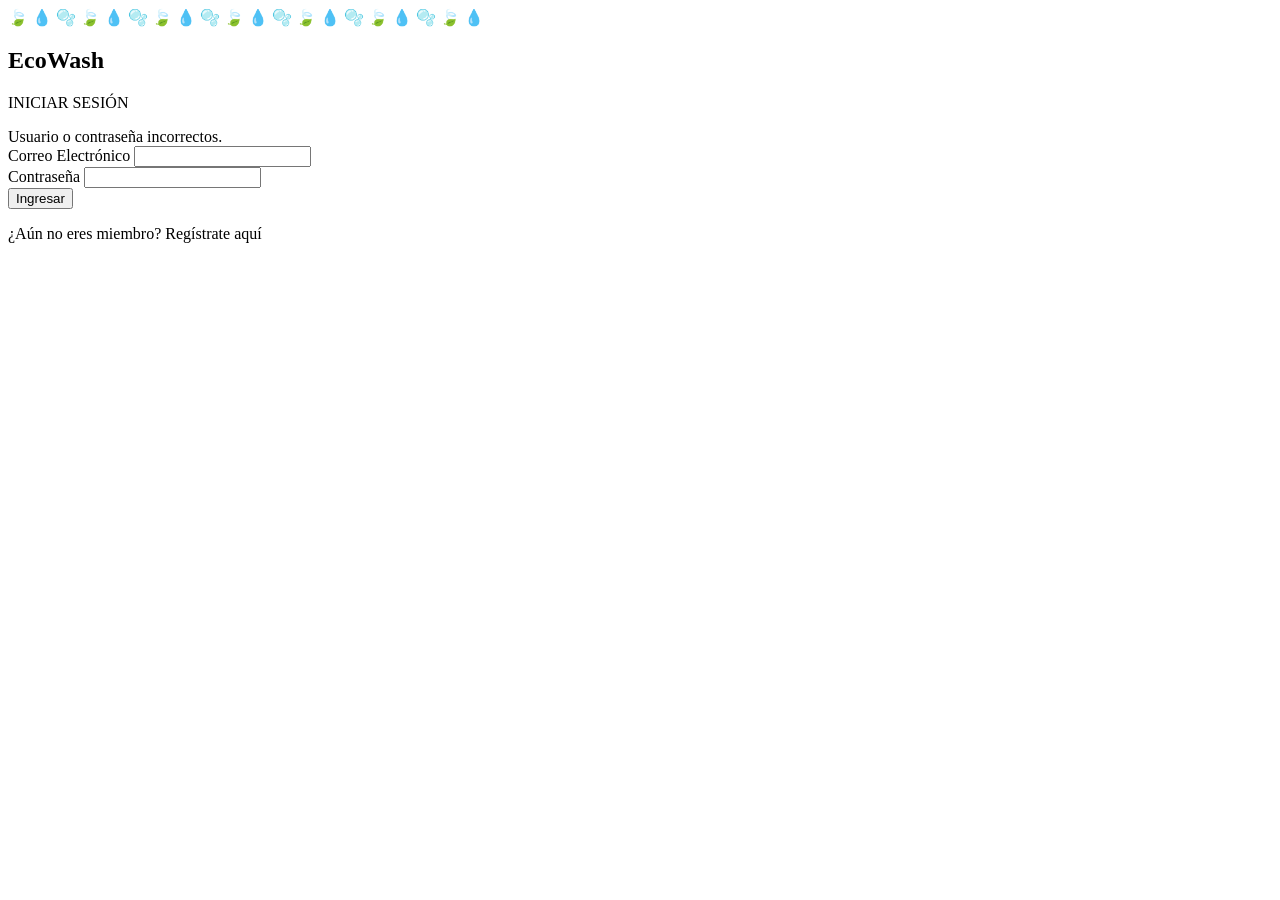
<file: src/main/resources/templates/login.html>
<!DOCTYPE html>
<html xmlns:th="http://www.thymeleaf.org">

<head>
    <meta charset="UTF-8">
    <meta name="_csrf" th:content="${_csrf.token}" />
    <meta name="_csrf_header" th:content="${_csrf.headerName}" />
    <title>Iniciar Sesión - EcoWash</title>
    <link rel="stylesheet" th:href="@{/css/auth.css}" />
</head>

<body>

    <div id="background-animations">
        <span class="icon leaf">🍃</span>
        <span class="icon drop">💧</span>
        <span class="icon bubble">🫧</span>
        <span class="icon leaf">🍃</span>
        <span class="icon drop">💧</span>
        <span class="icon bubble">🫧</span>
        <span class="icon leaf">🍃</span>
        <span class="icon drop">💧</span>
        <span class="icon bubble">🫧</span>
        <span class="icon leaf">🍃</span>
        <span class="icon drop">💧</span>
        <span class="icon bubble">🫧</span>
        <span class="icon leaf">🍃</span>
        <span class="icon drop">💧</span>
        <span class="icon bubble">🫧</span>
        <span class="icon leaf">🍃</span>
        <span class="icon drop">💧</span>
        <span class="icon bubble">🫧</span>
        <span class="icon leaf">🍃</span>
        <span class="icon drop">💧</span>
    </div>

    <div class="auth-container">
        <h2>EcoWash</h2>
        <p class="auth-subtitle">INICIAR SESIÓN</p>

        <div th:if="${param.error}" class="error">
            Usuario o contraseña incorrectos.
        </div>

        <form th:action="@{/login}" method="post">
            <div class="form-group">
                <label for="username">Correo Electrónico</label>
                <input type="text" id="username" name="username" placeholder=" " required />
            </div>
            <div class="form-group">
                <label for="password">Contraseña</label>
                <input type="password" id="password" name="password" placeholder=" " required />
            </div>
            <button type="submit">Ingresar</button>
        </form>

        <div class="links">
            <p>¿Aún no eres miembro? <a th:href="@{/registro}">Regístrate aquí</a></p>
        </div>
    </div>

</body>

</html>
</file>
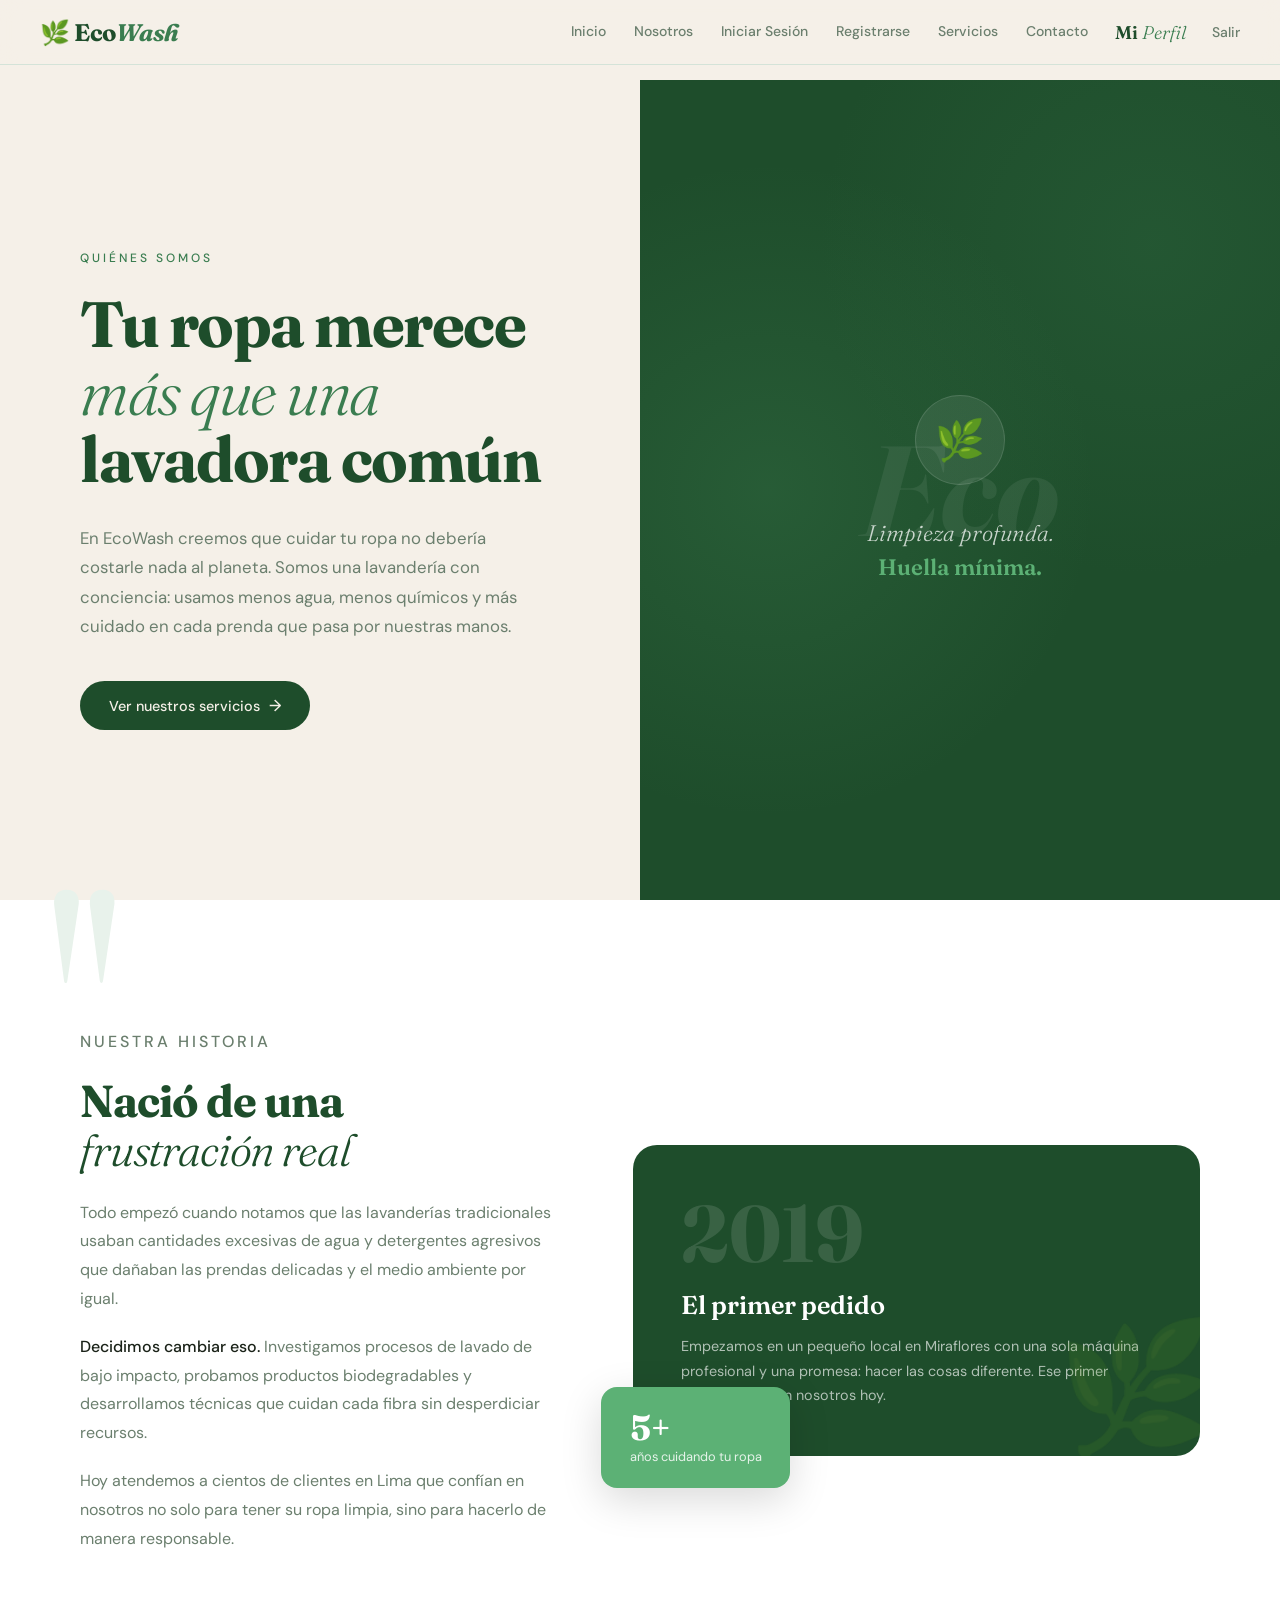
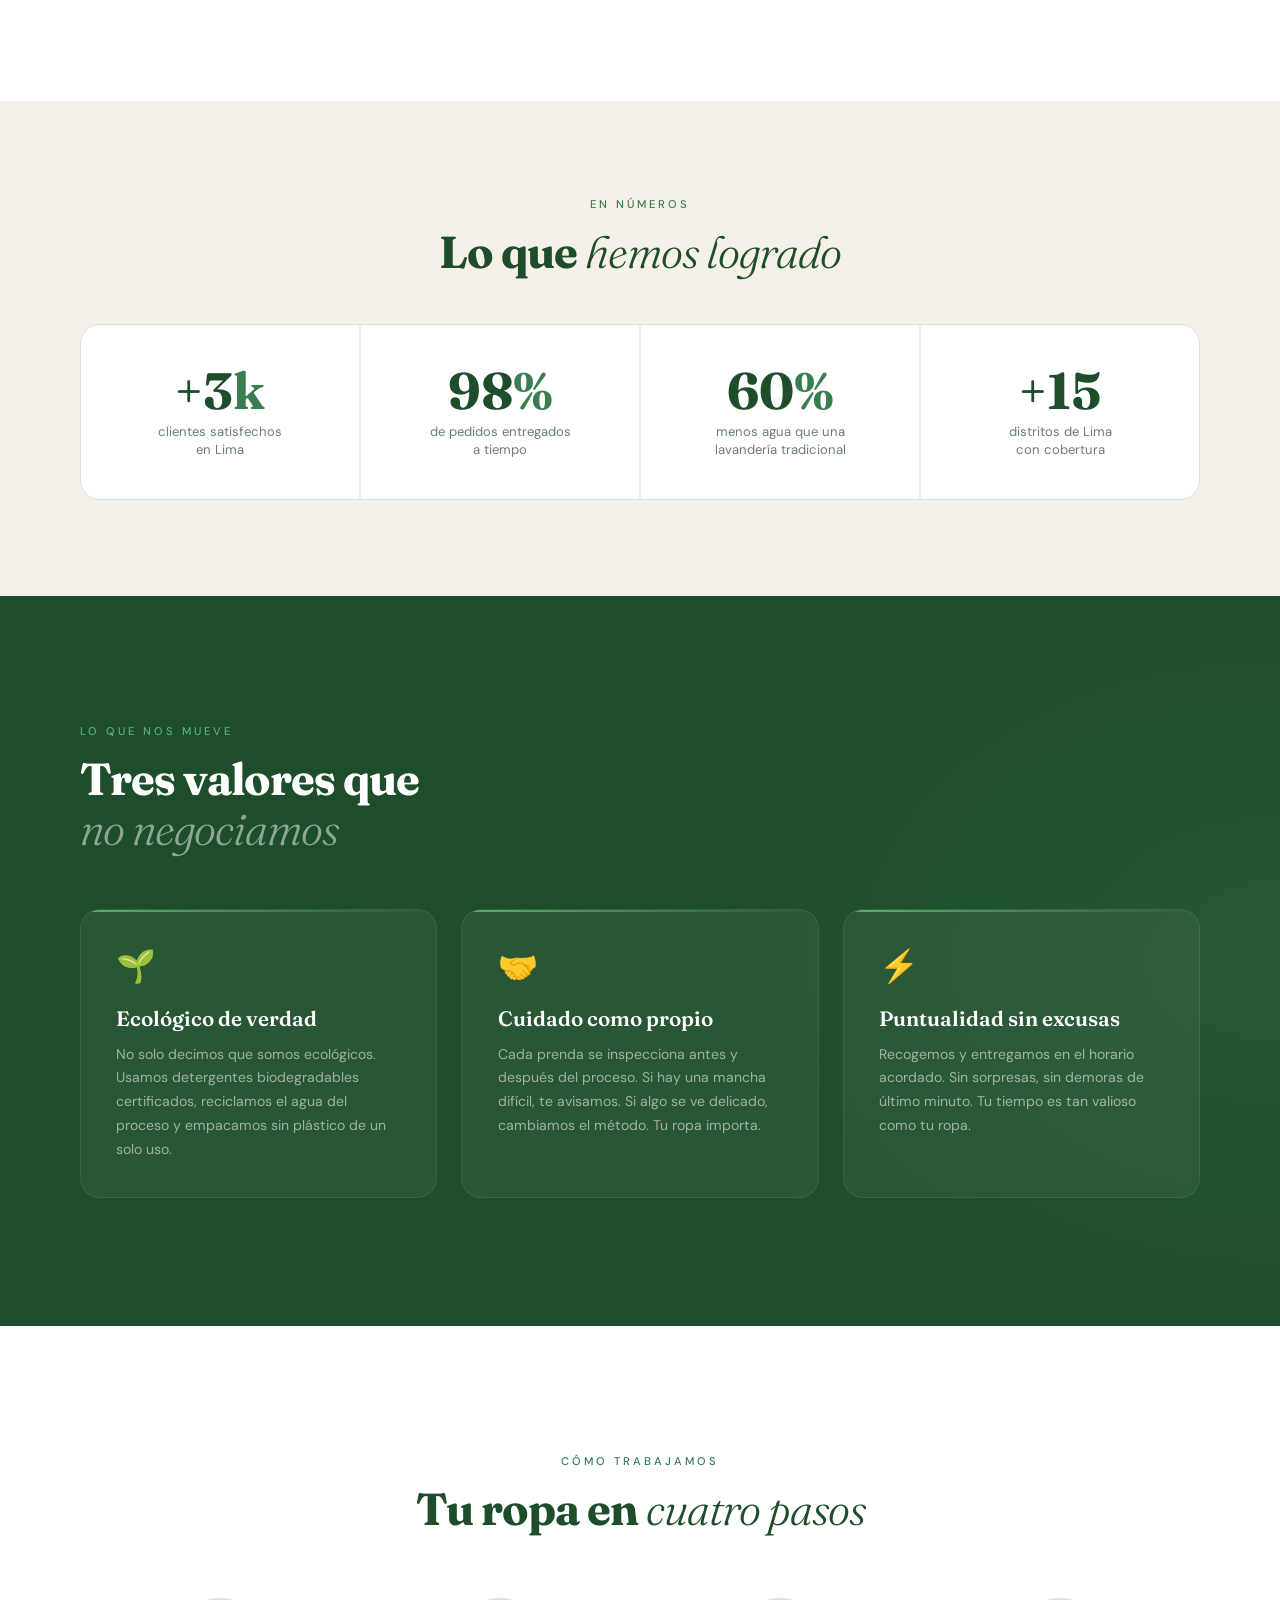
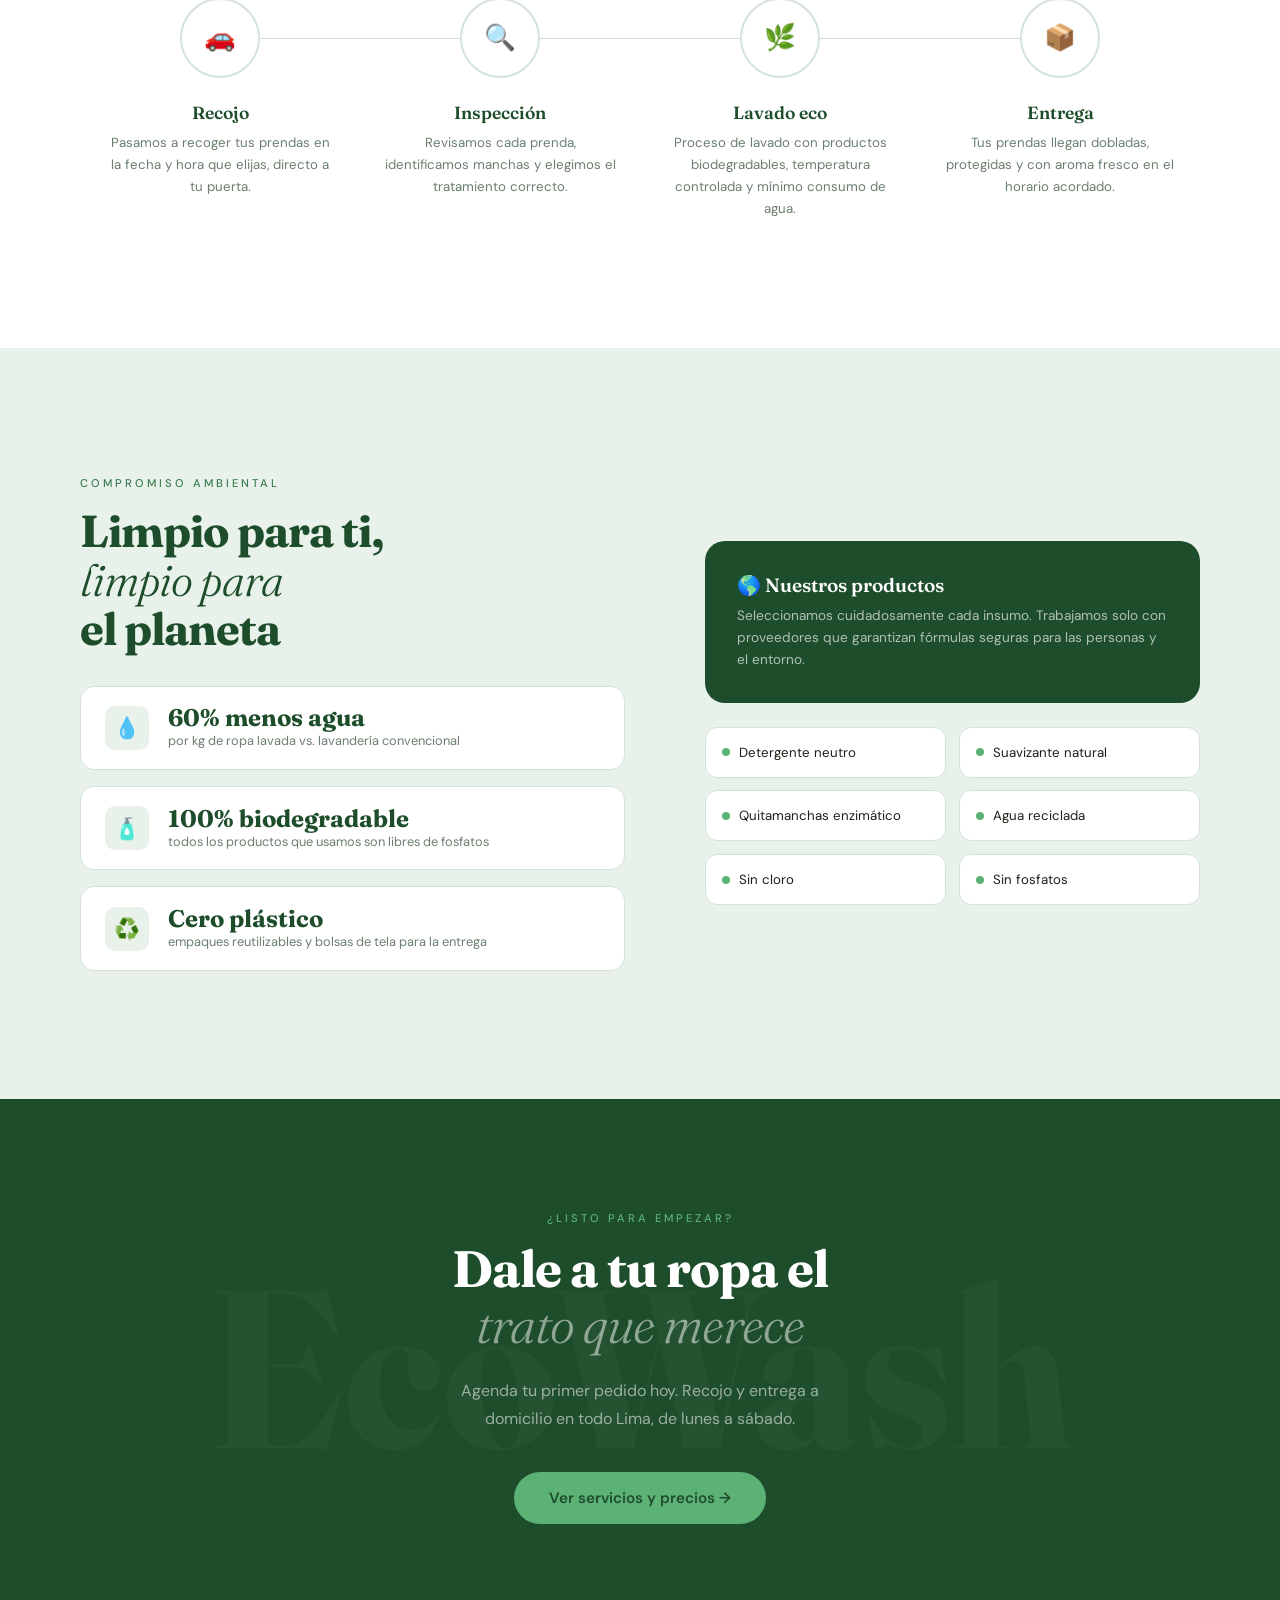
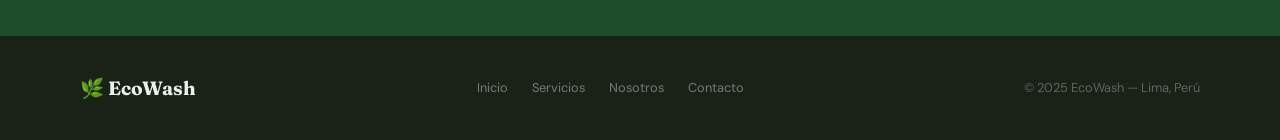
<file: src/main/resources/templates/nosotros.html>
<!DOCTYPE html>
<html lang="es">

<head>
  <meta charset="UTF-8">
  <meta name="viewport" content="width=device-width, initial-scale=1.0">
  <meta name="_csrf" th:content="${_csrf.token}" />
  <meta name="_csrf_header" th:content="${_csrf.headerName}" />
  <title>Nosotros — EcoWash</title>
  <link
    href="https://fonts.googleapis.com/css2?family=Fraunces:ital,opsz,wght@0,9..144,300;0,9..144,700;1,9..144,300;1,9..144,600&family=DM+Sans:wght@300;400;500&display=swap"
    rel="stylesheet">
  <link rel="stylesheet" th:href="@{/css/perfilModal.css}" />

  <style>
    :root {
      --ink: #1a2218;
      --forest: #1e4d2b;
      --moss: #3a7d50;
      --leaf: #5cb175;
      --mist: #e8f2eb;
      --cream: #f5f0e8;
      --sand: #ede8de;
      --white: #ffffff;
      --muted: #6b7f6e;
      --border: #d4e3d8;
    }

    *,
    *::before,
    *::after {
      box-sizing: border-box;
      margin: 0;
      padding: 0;
    }

    html {
      scroll-behavior: smooth;
    }

    body {
      font-family: 'DM Sans', sans-serif;
      background: var(--cream);
      color: var(--ink);
      overflow-x: hidden;
    }

    /* ── HEADER ── */
    header {
      position: fixed;
      top: 0;
      left: 0;
      right: 0;
      z-index: 100;
      display: flex;
      justify-content: space-between;
      align-items: center;
      padding: 1.1rem 2.5rem;
      background: rgba(245, 240, 232, 0.88);
      backdrop-filter: blur(12px);
      border-bottom: 1px solid var(--border);
    }

    /* ── BOTON MI PERFIL ELEGANTE (Estilo Editorial) ── */
    .profile-btn-elegant {
      margin-left: 1.4rem;
      /* Mismo margen que tus enlaces nav a */
      background: transparent;
      border: none;
      padding: 0;
      font-family: 'Fraunces', serif;
      font-size: 1.15rem;
      /* Un poco más grande para darle jerarquía */
      font-weight: 600;
      color: var(--forest, #1e4d2b);
      cursor: pointer;
      display: inline-flex;
      align-items: center;
      transition: transform 0.2s ease, opacity 0.2s ease;
      /* Alineación vertical para que no flote más arriba que los textos DM Sans */
      vertical-align: middle;
    }

    .profile-btn-elegant em {
      font-style: italic;
      color: var(--moss, #3a7d50);
      font-weight: 300;
      margin-left: 4px;
      transition: color 0.3s ease;
    }

    /* Efecto Hover sutil y orgánico */
    .profile-btn-elegant:hover {
      transform: translateY(-2px);
    }

    .profile-btn-elegant:hover em {
      color: var(--leaf, #5cb175);
      /* Brillo sutil en la parte cursiva */
    }

    /* Ajuste al botón Salir para que mantenga alineación con el nuevo botón */
    .logout-form button {
      vertical-align: middle;
    }

    /* CSS para que el botón de salir luzca como un enlace normal */
    .logout-form {
      display: inline;
      margin-left: 1.4rem;
    }

    .logout-form button {
      background: none;
      border: none;
      font-family: 'DM Sans', sans-serif;
      font-size: 0.875rem;
      font-weight: 500;
      color: var(--muted);
      cursor: pointer;
      transition: color 0.2s;
      padding: 0;
    }

    .logout-form button:hover {
      color: var(--forest);
    }



    .logo {
      font-family: 'Fraunces', serif;
      font-size: 1.5rem;
      font-weight: 700;
      color: var(--forest);
      letter-spacing: -0.5px;
    }

    .logo em {
      font-style: italic;
      color: var(--moss);
    }

    nav a {
      margin-left: 1.5rem;
      text-decoration: none;
      font-size: 0.875rem;
      font-weight: 500;
      color: var(--muted);
      transition: color 0.2s;
    }

    nav a:hover {
      color: var(--forest);
    }

    nav a.active {
      color: var(--forest);
      font-weight: 500;
      border-bottom: 1.5px solid var(--moss);
      padding-bottom: 1px;
    }

    /* ── HERO ── */
    .hero {
      min-height: 100vh;
      display: grid;
      grid-template-columns: 1fr 1fr;
      padding-top: 80px;
      overflow: hidden;
    }

    .hero-left {
      display: flex;
      flex-direction: column;
      justify-content: center;
      padding: 5rem 3rem 5rem 5rem;
      position: relative;
    }

    .hero-eyebrow {
      font-size: 0.75rem;
      font-weight: 500;
      letter-spacing: 3px;
      text-transform: uppercase;
      color: var(--moss);
      margin-bottom: 1.5rem;
      opacity: 0;
      animation: fadeUp 0.8s 0.2s forwards;
    }

    .hero-title {
      font-family: 'Fraunces', serif;
      font-size: clamp(2.8rem, 5vw, 4.5rem);
      font-weight: 700;
      line-height: 1.05;
      color: var(--forest);
      letter-spacing: -1.5px;
      margin-bottom: 2rem;
      opacity: 0;
      animation: fadeUp 0.8s 0.4s forwards;
    }

    .hero-title em {
      font-style: italic;
      font-weight: 300;
      color: var(--moss);
    }

    .hero-body {
      font-size: 1.05rem;
      line-height: 1.75;
      color: var(--muted);
      max-width: 440px;
      opacity: 0;
      animation: fadeUp 0.8s 0.6s forwards;
      margin-bottom: 2.5rem;
    }

    .hero-cta {
      display: inline-flex;
      align-items: center;
      gap: 0.6rem;
      background: var(--forest);
      color: var(--cream);
      padding: 0.85rem 1.8rem;
      border-radius: 50px;
      text-decoration: none;
      font-size: 0.9rem;
      font-weight: 500;
      transition: background 0.25s, transform 0.2s;
      width: fit-content;
      opacity: 0;
      animation: fadeUp 0.8s 0.8s forwards;
    }

    .hero-cta:hover {
      background: var(--moss);
      transform: translateY(-2px);
    }

    .hero-cta-arrow {
      font-size: 1rem;
      transition: transform 0.2s;
    }

    .hero-cta:hover .hero-cta-arrow {
      transform: translateX(3px);
    }

    .hero-right {
      background: var(--forest);
      position: relative;
      overflow: hidden;
      display: flex;
      align-items: center;
      justify-content: center;
    }

    .hero-pattern {
      position: absolute;
      inset: 0;
      background-image:
        radial-gradient(circle at 20% 50%, rgba(92, 177, 117, 0.15) 0%, transparent 50%),
        radial-gradient(circle at 80% 20%, rgba(58, 125, 80, 0.2) 0%, transparent 40%);
    }

    .hero-big-text {
      font-family: 'Fraunces', serif;
      font-size: clamp(5rem, 10vw, 9rem);
      font-weight: 700;
      font-style: italic;
      color: rgba(255, 255, 255, 0.07);
      line-height: 1;
      text-align: center;
      position: absolute;
      user-select: none;
    }

    .hero-center-content {
      position: relative;
      z-index: 2;
      text-align: center;
      padding: 3rem;
    }

    .leaf-icon {
      width: 90px;
      height: 90px;
      background: rgba(255, 255, 255, 0.08);
      border-radius: 50%;
      display: flex;
      align-items: center;
      justify-content: center;
      font-size: 2.5rem;
      margin: 0 auto 2rem;
      border: 1px solid rgba(255, 255, 255, 0.12);
      animation: float 4s ease-in-out infinite;
    }

    .hero-quote {
      font-family: 'Fraunces', serif;
      font-size: 1.4rem;
      font-weight: 300;
      font-style: italic;
      color: rgba(255, 255, 255, 0.75);
      line-height: 1.5;
      max-width: 280px;
    }

    .hero-quote strong {
      color: var(--leaf);
      font-style: normal;
      font-weight: 600;
    }

    /* ── HISTORIA ── */
    .historia {
      padding: 8rem 5rem;
      display: grid;
      grid-template-columns: 1fr 1.2fr;
      gap: 5rem;
      align-items: center;
      background: var(--white);
      position: relative;
    }

    .historia::before {
      content: '"';
      font-family: 'Fraunces', serif;
      font-size: 18rem;
      line-height: 1;
      color: var(--mist);
      position: absolute;
      top: -2rem;
      left: 3rem;
      pointer-events: none;
      user-select: none;
    }

    .section-label {
      font-size: 0.7rem;
      font-weight: 500;
      letter-spacing: 3px;
      text-transform: uppercase;
      color: var(--moss);
      margin-bottom: 1rem;
    }

    .section-title {
      font-family: 'Fraunces', serif;
      font-size: clamp(2rem, 3.5vw, 3rem);
      font-weight: 700;
      line-height: 1.1;
      color: var(--forest);
      letter-spacing: -1px;
      margin-bottom: 1.5rem;
    }

    .section-title em {
      font-style: italic;
      font-weight: 300;
    }

    .historia-text p {
      font-size: 1rem;
      line-height: 1.8;
      color: var(--muted);
      margin-bottom: 1.2rem;
    }

    .historia-text p strong {
      color: var(--ink);
      font-weight: 500;
    }

    .historia-visual {
      position: relative;
    }

    .historia-card-big {
      background: var(--forest);
      border-radius: 24px;
      padding: 3rem;
      color: white;
      position: relative;
      overflow: hidden;
    }

    .historia-card-big::after {
      content: '🌿';
      font-size: 8rem;
      position: absolute;
      bottom: -1rem;
      right: -1rem;
      opacity: 0.15;
    }

    .hcb-year {
      font-family: 'Fraunces', serif;
      font-size: 5rem;
      font-weight: 700;
      color: rgba(255, 255, 255, 0.12);
      line-height: 1;
      margin-bottom: 1rem;
    }

    .hcb-title {
      font-family: 'Fraunces', serif;
      font-size: 1.6rem;
      font-weight: 600;
      color: white;
      margin-bottom: 0.8rem;
    }

    .hcb-body {
      font-size: 0.9rem;
      line-height: 1.7;
      color: rgba(255, 255, 255, 0.65);
    }

    .historia-card-small {
      position: absolute;
      bottom: -2rem;
      left: -2rem;
      background: var(--leaf);
      border-radius: 16px;
      padding: 1.4rem 1.8rem;
      color: white;
      box-shadow: 0 12px 40px rgba(0, 0, 0, 0.15);
    }

    .hcs-num {
      font-family: 'Fraunces', serif;
      font-size: 2.2rem;
      font-weight: 700;
      line-height: 1;
    }

    .hcs-label {
      font-size: 0.8rem;
      opacity: 0.85;
      margin-top: 0.2rem;
    }

    /* ── NÚMEROS ── */
    .numeros {
      padding: 6rem 5rem;
      background: var(--cream);
    }

    .numeros-grid {
      display: grid;
      grid-template-columns: repeat(4, 1fr);
      gap: 2px;
      margin-top: 3rem;
      border: 1px solid var(--border);
      border-radius: 20px;
      overflow: hidden;
    }

    .numero-item {
      padding: 2.5rem 2rem;
      background: var(--white);
      text-align: center;
      transition: background 0.25s;
    }

    .numero-item:hover {
      background: var(--mist);
    }

    .numero-val {
      font-family: 'Fraunces', serif;
      font-size: 3.2rem;
      font-weight: 700;
      color: var(--forest);
      line-height: 1;
      margin-bottom: 0.4rem;
    }

    .numero-val span {
      color: var(--moss);
    }

    .numero-label {
      font-size: 0.82rem;
      color: var(--muted);
      font-weight: 400;
      line-height: 1.4;
    }

    /* ── VALORES ── */
    .valores {
      padding: 8rem 5rem;
      background: var(--forest);
      position: relative;
      overflow: hidden;
    }

    .valores::before {
      content: '';
      position: absolute;
      top: 0;
      right: 0;
      width: 40%;
      height: 100%;
      background: radial-gradient(ellipse at right, rgba(92, 177, 117, 0.12) 0%, transparent 70%);
    }

    .valores .section-label {
      color: var(--leaf);
    }

    .valores .section-title {
      color: var(--white);
    }

    .valores .section-title em {
      color: rgba(255, 255, 255, 0.5);
    }

    .valores-grid {
      display: grid;
      grid-template-columns: repeat(3, 1fr);
      gap: 1.5rem;
      margin-top: 3.5rem;
    }

    .valor-card {
      background: rgba(255, 255, 255, 0.05);
      border: 1px solid rgba(255, 255, 255, 0.08);
      border-radius: 20px;
      padding: 2.2rem;
      transition: background 0.3s, transform 0.3s;
      position: relative;
      overflow: hidden;
    }

    .valor-card:hover {
      background: rgba(255, 255, 255, 0.09);
      transform: translateY(-4px);
    }

    .valor-card::before {
      content: '';
      position: absolute;
      top: 0;
      left: 0;
      right: 0;
      height: 2px;
      background: linear-gradient(90deg, var(--leaf), transparent);
    }

    .valor-icon {
      font-size: 2rem;
      margin-bottom: 1.2rem;
      display: block;
    }

    .valor-name {
      font-family: 'Fraunces', serif;
      font-size: 1.3rem;
      font-weight: 600;
      color: white;
      margin-bottom: 0.7rem;
    }

    .valor-desc {
      font-size: 0.88rem;
      line-height: 1.7;
      color: rgba(255, 255, 255, 0.55);
    }

    /* ── PROCESO ── */
    .proceso {
      padding: 8rem 5rem;
      background: var(--white);
    }

    .proceso-steps {
      display: grid;
      grid-template-columns: repeat(4, 1fr);
      gap: 0;
      margin-top: 4rem;
      position: relative;
    }

    .proceso-steps::before {
      content: '';
      position: absolute;
      top: 40px;
      left: 12.5%;
      right: 12.5%;
      height: 1px;
      background: var(--border);
      z-index: 0;
    }

    .paso {
      text-align: center;
      padding: 0 1.5rem;
      position: relative;
      z-index: 1;
    }

    .paso-num {
      width: 80px;
      height: 80px;
      border-radius: 50%;
      display: flex;
      align-items: center;
      justify-content: center;
      margin: 0 auto 1.5rem;
      font-size: 1.6rem;
      border: 2px solid var(--border);
      background: var(--white);
      transition: all 0.3s;
    }

    .paso:hover .paso-num {
      background: var(--forest);
      border-color: var(--forest);
      transform: scale(1.1);
    }

    .paso-title {
      font-family: 'Fraunces', serif;
      font-size: 1.1rem;
      font-weight: 600;
      color: var(--forest);
      margin-bottom: 0.6rem;
    }

    .paso-desc {
      font-size: 0.83rem;
      line-height: 1.65;
      color: var(--muted);
    }

    /* ── ECO ── */
    .eco {
      padding: 8rem 5rem;
      background: var(--mist);
      display: grid;
      grid-template-columns: 1.1fr 1fr;
      gap: 5rem;
      align-items: center;
    }

    .eco-stats {
      display: flex;
      flex-direction: column;
      gap: 1rem;
      margin-top: 2rem;
    }

    .eco-stat {
      display: flex;
      align-items: center;
      gap: 1.2rem;
      background: var(--white);
      border-radius: 14px;
      padding: 1.2rem 1.5rem;
      border: 1px solid var(--border);
      transition: transform 0.2s, box-shadow 0.2s;
    }

    .eco-stat:hover {
      transform: translateX(6px);
      box-shadow: 0 4px 20px rgba(30, 77, 43, 0.08);
    }

    .eco-stat-icon {
      width: 44px;
      height: 44px;
      flex-shrink: 0;
      background: var(--mist);
      border-radius: 10px;
      display: flex;
      align-items: center;
      justify-content: center;
      font-size: 1.3rem;
    }

    .eco-stat-val {
      font-family: 'Fraunces', serif;
      font-size: 1.5rem;
      font-weight: 700;
      color: var(--forest);
      line-height: 1;
    }

    .eco-stat-label {
      font-size: 0.8rem;
      color: var(--muted);
      margin-top: 2px;
    }

    .eco-visual {
      display: flex;
      flex-direction: column;
      gap: 1.5rem;
    }

    .eco-badge {
      background: var(--forest);
      color: white;
      border-radius: 20px;
      padding: 2rem;
    }

    .eco-badge-title {
      font-family: 'Fraunces', serif;
      font-size: 1.2rem;
      font-weight: 600;
      margin-bottom: 0.5rem;
    }

    .eco-badge-body {
      font-size: 0.85rem;
      line-height: 1.6;
      color: rgba(255, 255, 255, 0.65);
    }

    .eco-products {
      display: grid;
      grid-template-columns: 1fr 1fr;
      gap: 0.8rem;
    }

    .eco-prod {
      background: var(--white);
      border: 1px solid var(--border);
      border-radius: 12px;
      padding: 1rem;
      font-size: 0.83rem;
      color: var(--ink);
      display: flex;
      align-items: center;
      gap: 0.6rem;
    }

    .eco-prod-dot {
      width: 8px;
      height: 8px;
      border-radius: 50%;
      background: var(--leaf);
      flex-shrink: 0;
    }

    /* ── CTA FINAL ── */
    .cta-final {
      padding: 7rem 5rem;
      background: var(--forest);
      text-align: center;
      position: relative;
      overflow: hidden;
    }

    .cta-final::before {
      content: 'EcoWash';
      font-family: 'Fraunces', serif;
      font-size: 14rem;
      font-weight: 700;
      color: rgba(255, 255, 255, 0.03);
      position: absolute;
      top: 50%;
      left: 50%;
      transform: translate(-50%, -50%);
      white-space: nowrap;
      pointer-events: none;
    }

    .cta-final .section-label {
      color: var(--leaf);
    }

    .cta-title {
      font-family: 'Fraunces', serif;
      font-size: clamp(2.2rem, 4vw, 3.5rem);
      font-weight: 700;
      color: white;
      letter-spacing: -1px;
      line-height: 1.1;
      margin: 1rem 0 1.5rem;
    }

    .cta-title em {
      font-style: italic;
      font-weight: 300;
      color: rgba(255, 255, 255, 0.5);
    }

    .cta-sub {
      font-size: 1rem;
      color: rgba(255, 255, 255, 0.55);
      max-width: 420px;
      margin: 0 auto 2.5rem;
      line-height: 1.7;
    }

    .cta-btn {
      display: inline-flex;
      align-items: center;
      gap: 0.7rem;
      background: var(--leaf);
      color: var(--forest);
      padding: 1rem 2.2rem;
      border-radius: 50px;
      text-decoration: none;
      font-weight: 600;
      font-size: 0.95rem;
      transition: background 0.25s, transform 0.2s;
    }

    .cta-btn:hover {
      background: white;
      transform: scale(1.03);
    }

    /* ── FOOTER ── */
    footer {
      background: var(--ink);
      padding: 2.5rem 5rem;
      display: flex;
      justify-content: space-between;
      align-items: center;
    }

    .footer-logo {
      font-family: 'Fraunces', serif;
      font-size: 1.2rem;
      color: var(--mist);
      font-weight: 700;
    }

    .footer-copy {
      font-size: 0.8rem;
      color: rgba(255, 255, 255, 0.3);
    }

    .footer-links {
      display: flex;
      gap: 1.5rem;
    }

    .footer-links a {
      font-size: 0.8rem;
      color: rgba(255, 255, 255, 0.4);
      text-decoration: none;
      transition: color 0.2s;
    }

    .footer-links a:hover {
      color: var(--leaf);
    }

    /* ── ANIMATIONS ── */
    @keyframes fadeUp {
      from {
        opacity: 0;
        transform: translateY(24px);
      }

      to {
        opacity: 1;
        transform: translateY(0);
      }
    }

    @keyframes float {

      0%,
      100% {
        transform: translateY(0);
      }

      50% {
        transform: translateY(-12px);
      }
    }

    .reveal {
      opacity: 0;
      transform: translateY(32px);
      transition: opacity 0.7s ease, transform 0.7s ease;
    }

    .reveal.visible {
      opacity: 1;
      transform: translateY(0);
    }

    .reveal-delay-1 {
      transition-delay: 0.1s;
    }

    .reveal-delay-2 {
      transition-delay: 0.2s;
    }

    .reveal-delay-3 {
      transition-delay: 0.3s;
    }

    .reveal-delay-4 {
      transition-delay: 0.4s;
    }

    /* ── RESPONSIVE ── */
    @media (max-width: 900px) {
      .hero {
        grid-template-columns: 1fr;
        min-height: auto;
      }

      .hero-right {
        min-height: 340px;
      }

      .hero-left {
        padding: 4rem 2rem;
      }

      .historia,
      .eco {
        grid-template-columns: 1fr;
        padding: 4rem 2rem;
        gap: 3rem;
      }

      .historia-card-small {
        position: static;
        margin-top: 1rem;
      }

      .numeros {
        padding: 4rem 2rem;
      }

      .numeros-grid {
        grid-template-columns: repeat(2, 1fr);
      }

      .valores {
        padding: 5rem 2rem;
      }

      .valores-grid {
        grid-template-columns: 1fr;
      }

      .proceso {
        padding: 5rem 2rem;
      }

      .proceso-steps {
        grid-template-columns: 1fr 1fr;
        gap: 2rem;
      }

      .proceso-steps::before {
        display: none;
      }

      .cta-final {
        padding: 5rem 2rem;
      }

      footer {
        flex-direction: column;
        gap: 1rem;
        text-align: center;
        padding: 2rem;
      }
    }
  </style>
</head>

<body>

  <!-- HEADER -->
  <header>
    <div class="logo">🌿 Eco<em>Wash</em></div>
    
    <nav class="nav-links">
      <a th:href="@{/}">Inicio</a>
      <a th:href="@{/nosotros}">Nosotros</a>
      <a th:href="@{/login}" sec:authorize="!isAuthenticated()">Iniciar Sesión</a>
      <a th:href="@{/registro}" sec:authorize="!isAuthenticated()">Registrarse</a>
      <a th:href="@{/servicios}">Servicios</a>
      <a th:href="@{/contacto}">Contacto</a>
      <button id="openProfileBtn" class="profile-btn-elegant" sec:authorize="isAuthenticated()">
        Mi <em>Perfil</em>
      </button>
      <form th:action="@{/logout}" method="post" sec:authorize="isAuthenticated()" class="logout-form">
        <button type="submit">Salir</button>
      </form>
    </nav>
  </header>


<!-- HERO -->
<section class="hero">
  <div class="hero-left">
    <p class="hero-eyebrow">Quiénes somos</p>
    <h1 class="hero-title">Tu ropa merece<br><em>más que una</em><br>lavadora común</h1>
    <p class="hero-body">
      En EcoWash creemos que cuidar tu ropa no debería costarle nada al planeta. 
      Somos una lavandería con conciencia: usamos menos agua, menos químicos 
      y más cuidado en cada prenda que pasa por nuestras manos.
    </p>
    <a href="/servicios" class="hero-cta">
      Ver nuestros servicios <span class="hero-cta-arrow">→</span>
    </a>
  </div>


    <div class="hero-right">
      <div class="hero-pattern"></div>
      <div class="hero-big-text">Eco</div>
      <div class="hero-center-content">
        <div class="leaf-icon">🌿</div>
        <p class="hero-quote">
          Limpieza profunda.<br>
          <strong>Huella mínima.</strong>
        </p>
      </div>
    </div>
  </section>

  <!-- HISTORIA -->
  <section class="historia">
    <div class="historia-text reveal">
      <p class="section-label">Nuestra historia</p>
      <h2 class="section-title">Nació de una<br><em>frustración real</em></h2>
      <p>
        Todo empezó cuando notamos que las lavanderías tradicionales
        usaban cantidades excesivas de agua y detergentes agresivos que
        dañaban las prendas delicadas y el medio ambiente por igual.
      </p>
      <p>
        <strong>Decidimos cambiar eso.</strong> Investigamos procesos de lavado
        de bajo impacto, probamos productos biodegradables y desarrollamos
        técnicas que cuidan cada fibra sin desperdiciar recursos.
      </p>
      <p>
        Hoy atendemos a cientos de clientes en Lima que confían en
        nosotros no solo para tener su ropa limpia, sino para hacerlo
        de manera responsable.
      </p>
    </div>

    <div class="historia-visual reveal reveal-delay-2">
      <div class="historia-card-big">
        <div class="hcb-year">2019</div>
        <div class="hcb-title">El primer pedido</div>
        <div class="hcb-body">
          Empezamos en un pequeño local en Miraflores con una sola máquina
          profesional y una promesa: hacer las cosas diferente. Ese primer
          cliente sigue con nosotros hoy.
        </div>
      </div>
      <div class="historia-card-small">
        <div class="hcs-num">5+</div>
        <div class="hcs-label">años cuidando tu ropa</div>
      </div>
    </div>
  </section>

  <!-- NÚMEROS -->
  <section class="numeros">
    <div class="reveal" style="text-align:center">
      <p class="section-label" style="text-align:center">En números</p>
      <h2 class="section-title" style="text-align:center">Lo que <em>hemos logrado</em></h2>
    </div>
    <div class="numeros-grid">
      <div class="numero-item reveal reveal-delay-1">
        <div class="numero-val">+3<span>k</span></div>
        <div class="numero-label">clientes satisfechos<br>en Lima</div>
      </div>
      <div class="numero-item reveal reveal-delay-2">
        <div class="numero-val">98<span>%</span></div>
        <div class="numero-label">de pedidos entregados<br>a tiempo</div>
      </div>
      <div class="numero-item reveal reveal-delay-3">
        <div class="numero-val">60<span>%</span></div>
        <div class="numero-label">menos agua que una<br>lavandería tradicional</div>
      </div>
      <div class="numero-item reveal reveal-delay-4">
        <div class="numero-val">+15</div>
        <div class="numero-label">distritos de Lima<br>con cobertura</div>
      </div>
    </div>
  </section>

  <!-- VALORES -->
  <section class="valores">
    <div class="reveal">
      <p class="section-label">Lo que nos mueve</p>
      <h2 class="section-title">Tres valores que<br><em>no negociamos</em></h2>
    </div>
    <div class="valores-grid">
      <div class="valor-card reveal reveal-delay-1">
        <span class="valor-icon">🌱</span>
        <div class="valor-name">Ecológico de verdad</div>
        <div class="valor-desc">
          No solo decimos que somos ecológicos. Usamos detergentes
          biodegradables certificados, reciclamos el agua del proceso
          y empacamos sin plástico de un solo uso.
        </div>
      </div>
      <div class="valor-card reveal reveal-delay-2">
        <span class="valor-icon">🤝</span>
        <div class="valor-name">Cuidado como propio</div>
        <div class="valor-desc">
          Cada prenda se inspecciona antes y después del proceso.
          Si hay una mancha difícil, te avisamos. Si algo se ve
          delicado, cambiamos el método. Tu ropa importa.
        </div>
      </div>
      <div class="valor-card reveal reveal-delay-3">
        <span class="valor-icon">⚡</span>
        <div class="valor-name">Puntualidad sin excusas</div>
        <div class="valor-desc">
          Recogemos y entregamos en el horario acordado. Sin
          sorpresas, sin demoras de último minuto. Tu tiempo
          es tan valioso como tu ropa.
        </div>
      </div>
    </div>
  </section>

  <!-- PROCESO -->
  <section class="proceso">
    <div class="reveal" style="text-align:center">
      <p class="section-label" style="text-align:center">Cómo trabajamos</p>
      <h2 class="section-title" style="text-align:center">Tu ropa en <em>cuatro pasos</em></h2>
    </div>
    <div class="proceso-steps">
      <div class="paso reveal reveal-delay-1">
        <div class="paso-num">🚗</div>
        <div class="paso-title">Recojo</div>
        <div class="paso-desc">Pasamos a recoger tus prendas en la fecha y hora que elijas, directo a tu puerta.</div>
      </div>
      <div class="paso reveal reveal-delay-2">
        <div class="paso-num">🔍</div>
        <div class="paso-title">Inspección</div>
        <div class="paso-desc">Revisamos cada prenda, identificamos manchas y elegimos el tratamiento correcto.</div>
      </div>
      <div class="paso reveal reveal-delay-3">
        <div class="paso-num">🌿</div>
        <div class="paso-title">Lavado eco</div>
        <div class="paso-desc">Proceso de lavado con productos biodegradables, temperatura controlada y mínimo consumo
          de agua.</div>
      </div>
      <div class="paso reveal reveal-delay-4">
        <div class="paso-num">📦</div>
        <div class="paso-title">Entrega</div>
        <div class="paso-desc">Tus prendas llegan dobladas, protegidas y con aroma fresco en el horario acordado.</div>
      </div>
    </div>
  </section>

  <!-- COMPROMISO ECO -->
  <section class="eco">
    <div>
      <div class="reveal">
        <p class="section-label">Compromiso ambiental</p>
        <h2 class="section-title">Limpio para ti,<br><em>limpio para</em><br>el planeta</h2>
      </div>
      <div class="eco-stats">
        <div class="eco-stat reveal reveal-delay-1">
          <div class="eco-stat-icon">💧</div>
          <div>
            <div class="eco-stat-val">60% menos agua</div>
            <div class="eco-stat-label">por kg de ropa lavada vs. lavandería convencional</div>
          </div>
        </div>
        <div class="eco-stat reveal reveal-delay-2">
          <div class="eco-stat-icon">🧴</div>
          <div>
            <div class="eco-stat-val">100% biodegradable</div>
            <div class="eco-stat-label">todos los productos que usamos son libres de fosfatos</div>
          </div>
        </div>
        <div class="eco-stat reveal reveal-delay-3">
          <div class="eco-stat-icon">♻️</div>
          <div>
            <div class="eco-stat-val">Cero plástico</div>
            <div class="eco-stat-label">empaques reutilizables y bolsas de tela para la entrega</div>
          </div>
        </div>
      </div>
    </div>

    <div class="eco-visual reveal reveal-delay-2">
      <div class="eco-badge">
        <div class="eco-badge-title">🌎 Nuestros productos</div>
        <div class="eco-badge-body">Seleccionamos cuidadosamente cada insumo. Trabajamos solo con proveedores que
          garantizan fórmulas seguras para las personas y el entorno.</div>
      </div>
      <div class="eco-products">
        <div class="eco-prod"><span class="eco-prod-dot"></span>Detergente neutro</div>
        <div class="eco-prod"><span class="eco-prod-dot"></span>Suavizante natural</div>
        <div class="eco-prod"><span class="eco-prod-dot"></span>Quitamanchas enzimático</div>
        <div class="eco-prod"><span class="eco-prod-dot"></span>Agua reciclada</div>
        <div class="eco-prod"><span class="eco-prod-dot"></span>Sin cloro</div>
        <div class="eco-prod"><span class="eco-prod-dot"></span>Sin fosfatos</div>
      </div>
    </div>
  </section>

  <!-- CTA FINAL -->
  <section class="cta-final">
    <p class="section-label reveal">¿Listo para empezar?</p>
    <h2 class="cta-title reveal reveal-delay-1">Dale a tu ropa el<br><em>trato que merece</em></h2>
    <p class="cta-sub reveal reveal-delay-2">Agenda tu primer pedido hoy. Recojo y entrega a domicilio en todo Lima, de
      lunes a sábado.</p>
    <a href="/servicios" class="cta-btn reveal reveal-delay-3">
      Ver servicios y precios →
    </a>
  </section>

  <!-- FOOTER -->
  <footer>
    <div class="footer-logo">🌿 EcoWash</div>
    <div class="footer-links">
      <a href="#">Inicio</a>
      <a href="#">Servicios</a>
      <a href="#">Nosotros</a>
      <a href="#">Contacto</a>
    </div>
    <p class="footer-copy">&copy; 2025 EcoWash — Lima, Perú</p>
  </footer>

  <div sec:authorize="isAuthenticated()">
    <div th:replace="~{fragments/perfilModal :: modal}"></div>
  </div>
  <script th:src="@{/js/perfilModal.js}"></script>

  <script>
    const observer = new IntersectionObserver((entries) => {
      entries.forEach(e => {
        if (e.isIntersecting) {
          e.target.classList.add('visible');
          observer.unobserve(e.target);
        }
      });
    }, { threshold: 0.12 });

    document.querySelectorAll('.reveal').forEach(el => observer.observe(el));
  </script>

</body>

</html>
</file>
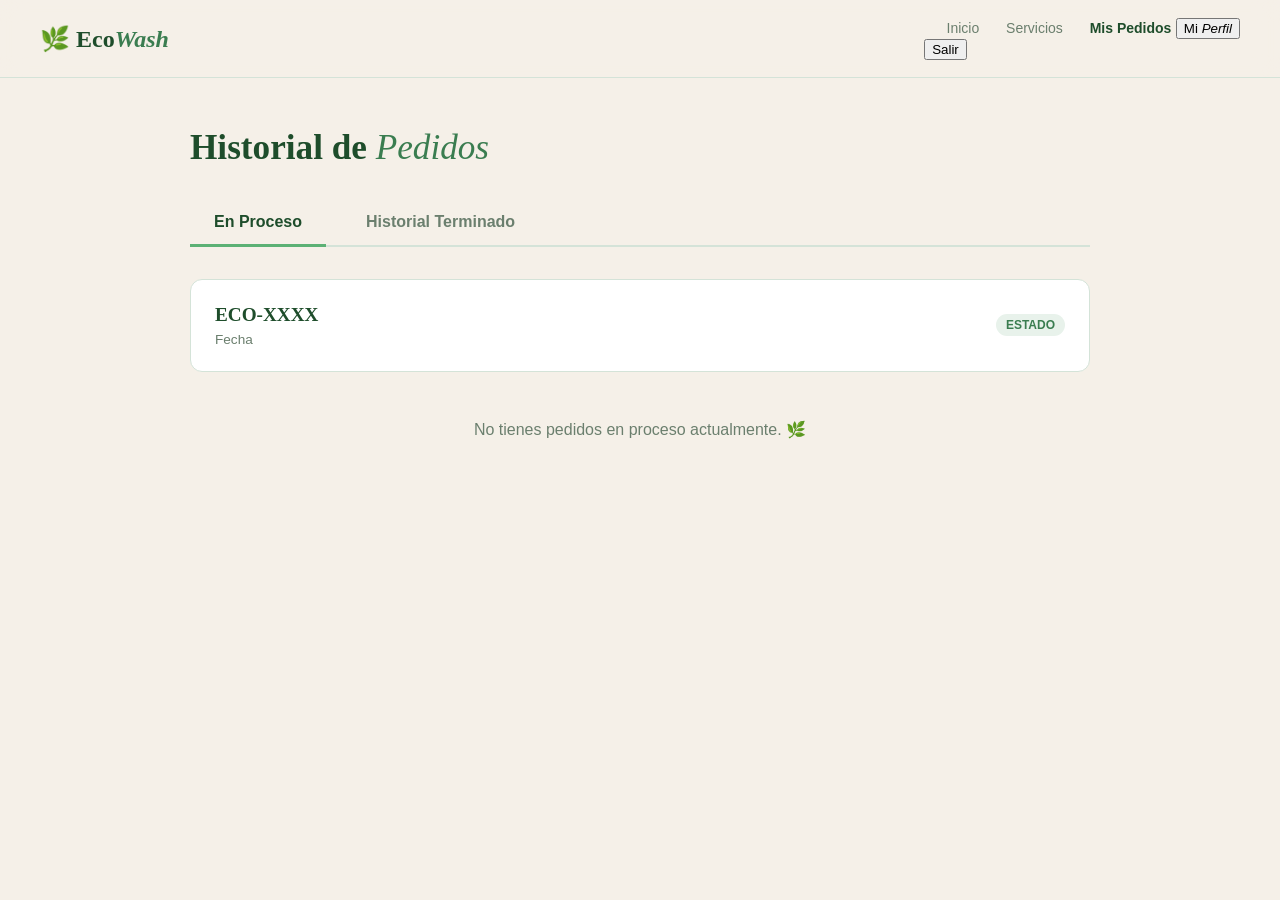
<file: src/main/resources/templates/pedidos.html>
<!DOCTYPE html>
<html xmlns:th="http://www.thymeleaf.org" xmlns:sec="http://www.thymeleaf.org/extras/spring-security">

<head>
    <meta charset="UTF-8">
    <meta name="_csrf" th:content="${_csrf.token}" />
    <meta name="_csrf_header" th:content="${_csrf.headerName}" />
    <title>Mis Pedidos - EcoWash</title>
    <link rel="stylesheet" th:href="@{/css/perfilModal.css}" />
    <style>
        /* Estilos base reutilizados (simplificados para el ejemplo) */
        body {
            font-family: 'DM Sans', sans-serif;
            background: #f5f0e8;
            color: #1a2218;
            margin: 0;
            padding-top: 80px;
        }

        header {
            position: fixed;
            top: 0;
            left: 0;
            right: 0;
            z-index: 100;
            display: flex;
            justify-content: space-between;
            align-items: center;
            padding: 1.1rem 2.5rem;
            background: rgba(245, 240, 232, 0.88);
            backdrop-filter: blur(12px);
            border-bottom: 1px solid #d4e3d8;
        }

        .logo {
            font-family: 'Fraunces', serif;
            font-size: 1.5rem;
            font-weight: 700;
            color: #1e4d2b;
        }

        .logo em {
            font-style: italic;
            color: #3a7d50;
        }

        nav a {
            margin-left: 1.4rem;
            text-decoration: none;
            font-size: 0.875rem;
            font-weight: 500;
            color: #6b7f6e;
        }

        /* Contenedor principal de Pedidos */
        .pedidos-container {
            max-width: 900px;
            margin: 3rem auto;
            padding: 0 2rem;
        }

        .page-title {
            font-family: 'Fraunces', serif;
            font-size: 2.2rem;
            color: #1e4d2b;
            margin-bottom: 2rem;
        }

        .page-title em {
            font-style: italic;
            color: #3a7d50;
            font-weight: 300;
        }

        /* Pestañas */
        .tabs {
            display: flex;
            gap: 1rem;
            margin-bottom: 2rem;
            border-bottom: 2px solid #d4e3d8;
        }

        .tab-btn {
            background: none;
            border: none;
            padding: 0.8rem 1.5rem;
            font-size: 1rem;
            font-family: 'DM Sans', sans-serif;
            font-weight: 600;
            color: #6b7f6e;
            cursor: pointer;
            border-bottom: 3px solid transparent;
            margin-bottom: -2px;
            transition: all 0.2s;
        }

        .tab-btn.active {
            color: #1e4d2b;
            border-bottom-color: #5cb175;
        }

        /* Lista de Tickets */
        .ticket-list {
            display: none;
            flex-direction: column;
            gap: 1rem;
        }

        .ticket-list.active {
            display: flex;
        }

        .ticket-card {
            background: white;
            border: 1px solid #d4e3d8;
            border-radius: 12px;
            padding: 1.5rem;
            display: flex;
            justify-content: space-between;
            align-items: center;
            cursor: pointer;
            transition: transform 0.2s, box-shadow 0.2s;
        }

        .ticket-card:hover {
            transform: translateY(-3px);
            box-shadow: 0 10px 20px rgba(0, 0, 0, 0.05);
        }

        .tc-info {
            display: flex;
            flex-direction: column;
            gap: 0.4rem;
        }

        .tc-codigo {
            font-family: 'Fraunces', serif;
            font-size: 1.2rem;
            font-weight: 700;
            color: #1e4d2b;
        }

        .tc-fecha {
            font-size: 0.85rem;
            color: #6b7f6e;
        }

        .tc-estado {
            display: inline-block;
            padding: 4px 10px;
            border-radius: 20px;
            font-size: 0.75rem;
            font-weight: 600;
        }

        .estado-proceso {
            background: #e8f2eb;
            color: #3a7d50;
        }

        .estado-terminado {
            background: #ede8de;
            color: #6b7f6e;
        }

        /* Estilo del Ticket (Importado de tu código original) */
        .ticket-viewer {
            display: none;
            background: white;
            border-radius: 24px;
            border: 1px solid #d4e3d8;
            max-width: 460px;
            margin: 2rem auto;
            overflow: hidden;
            box-shadow: 0 16px 60px rgba(30, 77, 43, 0.15);
            animation: fadeUp 0.4s ease;
        }

        .ticket-top {
            background: #1e4d2b;
            color: white;
            padding: 2.5rem;
            text-align: center;
        }

        .ticket-body {
            padding: 1.8rem;
        }

        .ticket-row {
            display: flex;
            justify-content: space-between;
            padding: 0.5rem 0;
            font-size: 0.87rem;
            border-bottom: 1px solid #d4e3d8;
        }

        .btn-volver {
            display: block;
            margin-bottom: 1rem;
            background: none;
            border: none;
            color: #3a7d50;
            cursor: pointer;
            font-weight: 600;
        }

        @keyframes fadeUp {
            from {
                opacity: 0;
                transform: translateY(20px);
            }

            to {
                opacity: 1;
                transform: translateY(0);
            }
        }


        .btn-cancelar-ticket {
            width: 100%;
            background: #fff;
            border: 2px solid #d9534f;
            color: #d9534f;
            padding: 10px;
            border-radius: 8px;
            font-weight: 700;
            cursor: pointer;
            margin-top: 15px;
            transition: all 0.2s;
        }

        .btn-cancelar-ticket:hover {
            background: #d9534f;
            color: #fff;
        }
    </style>
    </style>
</head>

<body>

    <header>
        <div class="logo">🌿 Eco<em>Wash</em></div>
        <nav>
            <a th:href="@{/}">Inicio</a>
            <a th:href="@{/servicios}">Servicios</a>
            <a th:href="@{/pedidos}" style="color: #1e4d2b; font-weight: 700;">Mis Pedidos</a>
            <button id="openProfileBtn" class="profile-btn-elegant">Mi <em>Perfil</em></button>
            <form th:action="@{/logout}" method="post" class="logout-form"><button type="submit">Salir</button></form>
        </nav>
    </header>

    <div class="pedidos-container">
        <h1 class="page-title">Historial de <em>Pedidos</em></h1>

        <div class="tabs" id="tabs-container">
            <button class="tab-btn active" onclick="switchTab('proceso')">En Proceso</button>
            <button class="tab-btn" onclick="switchTab('historial')">Historial Terminado</button>
        </div>

        <div id="list-proceso" class="ticket-list active">
            <div th:each="pedido : ${pedidosProceso}" class="ticket-card" th:data-codigo="${pedido.codigo}"
                th:data-servicio="${pedido.servicioElegido ?: 'Estandar'}" th:data-estado="${pedido.estado}"
                th:data-total="${pedido.total}" th:data-nombre="${pedido.nombreReceptor}"
                th:data-tel="${pedido.telefonoContacto}" th:data-dir="${pedido.direccionServicio}"
                th:data-fecha="${pedido.fechaServicio}" th:data-horario="${pedido.horario}"
                th:data-modo="${pedido.tipoEntrega}" th:data-inst="${pedido.instrucciones ?: 'Ninguna'}"
                onclick="verDetalleTicket(this)">

                <div class="tc-info">
                    <span class="tc-codigo" th:text="${pedido.codigo}">ECO-XXXX</span>
                    <span class="tc-fecha" th:text="'Fecha: ' + ${pedido.fechaServicio}">Fecha</span>
                </div>
                <span class="tc-estado estado-proceso" th:text="${pedido.estado}">ESTADO</span>

                <ul class="hidden-items" style="display:none;">
                    <li th:each="item : ${pedido.items}" th:text="${item.cantidad} + 'x ' + ${item.nombrePrenda}"></li>
                </ul>
            </div>

            <div th:if="${#lists.isEmpty(pedidosProceso)}" style="text-align: center; color: #6b7f6e; padding: 2rem;">
                No tienes pedidos en proceso actualmente. 🌿
            </div>
        </div>

        <div id="list-historial" class="ticket-list">
            <div th:each="pedido : ${pedidosHistorial}" class="ticket-card" th:data-codigo="${pedido.codigo}"
                th:data-servicio="${pedido.servicioElegido ?: 'Estandar'}" th:data-estado="${pedido.estado}"
                th:data-total="${pedido.total}" th:data-nombre="${pedido.nombreReceptor}"
                th:data-tel="${pedido.telefonoContacto}" th:data-dir="${pedido.direccionServicio}"
                th:data-fecha="${pedido.fechaServicio}" th:data-horario="${pedido.horario}"
                th:data-modo="${pedido.tipoEntrega}" th:data-inst="${pedido.instrucciones ?: 'Ninguna'}"
                onclick="verDetalleTicket(this)">

                <div class="tc-info">
                    <span class="tc-codigo" th:text="${pedido.codigo}">ECO-XXXX</span>
                    <span class="tc-fecha" th:text="'Fecha: ' + ${pedido.fechaServicio}">Fecha</span>
                </div>
                <span class="tc-estado estado-terminado" th:text="${pedido.estado}">ESTADO</span>

                <ul class="hidden-items" style="display:none;">
                    <li th:each="item : ${pedido.items}" th:text="${item.cantidad} + 'x ' + ${item.nombrePrenda}"></li>
                </ul>
            </div>

            <div th:if="${#lists.isEmpty(pedidosHistorial)}" style="text-align: center; color: #6b7f6e; padding: 2rem;">
                Aún no tienes un historial de pedidos terminados.
            </div>
        </div>

        <div id="ticket-viewer" class="ticket-viewer"
            style="background: white; border-radius: 20px; box-shadow: 0 10px 40px rgba(0,0,0,0.1); max-width: 450px; margin: 2rem auto; overflow: hidden; display: none;">
            <div class="ticket-top"
                style="background: var(--forest, #1e4d2b); color: white; padding: 2rem; text-align: center; position: relative;">
                <button class="btn-volver" onclick="cerrarTicket()"
                    style="position: absolute; top: 1rem; left: 1rem; background: rgba(255,255,255,0.2); border: none; color: white; padding: 5px 12px; border-radius: 20px; cursor: pointer; font-size: 0.8rem; font-weight: bold;">←
                    Volver</button>
                <h2 id="tv-estado"
                    style="margin: 0; font-family: 'Fraunces', serif; font-size: 1.5rem; margin-top: 10px;">Estado</h2>
            </div>

            <div class="ticket-body" style="padding: 2rem;">
                <div id="tv-codigo"
                    style="text-align:center; font-family:'Fraunces', serif; font-size:1.8rem; color:var(--forest, #1e4d2b); margin-bottom:1.5rem; font-weight: bold;">
                    -</div>

                <div
                    style="display:flex; justify-content:space-between; border-bottom:1px dashed #e0e0e0; padding: 8px 0; font-size: 0.9rem;">
                    <span style="color:#666;">Cliente</span><strong id="tv-nombre"
                        style="color:#222; text-align:right;">-</strong>
                </div>
                <div
                    style="display:flex; justify-content:space-between; border-bottom:1px dashed #e0e0e0; padding: 8px 0; font-size: 0.9rem;">
                    <span style="color:#666;">Teléfono</span><strong id="tv-tel"
                        style="color:#222; text-align:right;">-</strong>
                </div>
                <div
                    style="display:flex; justify-content:space-between; border-bottom:1px dashed #e0e0e0; padding: 8px 0; font-size: 0.9rem;">
                    <span style="color:#666;">Dirección</span><strong id="tv-dir"
                        style="color:#222; text-align:right;">-</strong>
                </div>
                <div
                    style="display:flex; justify-content:space-between; border-bottom:1px dashed #e0e0e0; padding: 8px 0; font-size: 0.9rem;">
                    <span style="color:#666;">Fecha / Hora</span><strong id="tv-fechahora"
                        style="color:#222; text-align:right;">-</strong>
                </div>
                <div
                    style="display:flex; justify-content:space-between; border-bottom:1px dashed #e0e0e0; padding: 8px 0; font-size: 0.9rem;">
                    <span style="color:#666;">Entrega</span><strong id="tv-modo"
                        style="color:#222; text-align:right;">-</strong>
                </div>
                <div
                    style="display:flex; justify-content:space-between; border-bottom:1px dashed #e0e0e0; padding: 8px 0; font-size: 0.9rem;">
                    <span style="color:#666;">Servicio</span><strong id="tv-servicio"
                        style="color:#222; text-align:right;">-</strong>
                </div>

                <div
                    style="margin-top:1.5rem; border-radius: 8px; background: #f9f9f9; padding: 1rem; border: 1px solid #eee;">
                    <p
                        style="font-size:0.75rem; color:#888; font-weight:bold; margin-bottom:0.5rem; text-transform:uppercase; letter-spacing: 1px;">
                        Prendas Procesadas</p>
                    <ul id="tv-items-list"
                        style="list-style:none; padding:0; font-size:0.9rem; margin:0; color:#333; line-height:1.6;">
                    </ul>
                </div>

                <div
                    style="margin-top:1rem; font-size:0.85rem; color:#666; background: #fff8e1; padding: 10px; border-radius: 6px; border-left: 3px solid #ffc107;">
                    <strong style="color: #b08d00;">Instrucciones:</strong> <span id="tv-inst">-</span>
                </div>

                <div
                    style="display:flex; justify-content:space-between; border-top:2px solid #333; margin-top:1.5rem; padding-top:1rem; font-size:1.2rem;">
                    <span style="font-weight:700; color:#222;">Total</span><strong id="tv-total"
                        style="color:var(--moss, #3a7d50);">-</strong>
                </div>

                <button id="btnCancelarPedido" class="btn-cancelar-ticket" onclick="ejecutarCancelacion()">❌ Cancelar
                    Pedido</button>
                <p id="msgCancelado" class="hidden"
                    style="color:#d9534f; font-size:0.85rem; text-align:center; margin-top:15px; font-weight: bold; background: #fdf2f2; padding: 10px; border-radius: 6px;">
                    Este pedido ha sido cancelado.</p>
            </div>
        </div>
    </div>

    <div th:replace="~{fragments/perfilModal :: modal}"></div>
    <script th:src="@{/js/perfilModal.js}"></script>

    <script>
        // 1. Lógica para mostrar el ticket y controlar los botones
        function verDetalleTicket(elementoCard) {
            // Extraer atributos
            const codigo = elementoCard.getAttribute('data-codigo');
            const servicio = elementoCard.getAttribute('data-servicio');
            const estado = String(elementoCard.getAttribute('data-estado')).trim().toUpperCase();
            const total = 'S/ ' + parseFloat(elementoCard.getAttribute('data-total')).toFixed(2);

            // Llenar campos de UI
            document.getElementById('tv-codigo').innerText = codigo;
            document.getElementById('tv-servicio').innerText = servicio;
            document.getElementById('tv-estado').innerText = estado;
            document.getElementById('tv-total').innerText = total;
            document.getElementById('tv-nombre').innerText = elementoCard.getAttribute('data-nombre');
            document.getElementById('tv-tel').innerText = elementoCard.getAttribute('data-tel');
            document.getElementById('tv-dir').innerText = elementoCard.getAttribute('data-dir');
            document.getElementById('tv-fechahora').innerText = elementoCard.getAttribute('data-fecha') + " (" + elementoCard.getAttribute('data-horario') + ")";
            document.getElementById('tv-modo').innerText = elementoCard.getAttribute('data-modo') === 'ENVIO' ? '🚚 Envío' : '🏠 Recojo';
            document.getElementById('tv-inst').innerText = elementoCard.getAttribute('data-inst');

            // Extraer la lista de prendas y clonarla en el ticket
            const listaPrendas = elementoCard.querySelector('.hidden-items').innerHTML;
            document.getElementById('tv-items-list').innerHTML = listaPrendas;

            // Mostrar UI y evaluar estado para el botón de cancelar
            document.querySelectorAll('.ticket-list').forEach(el => el.classList.remove('active'));
            document.getElementById('tabs-container').style.display = 'none';
            document.getElementById('ticket-viewer').style.display = 'block';

            const btn = document.getElementById('btnCancelarPedido');
            const msg = document.getElementById('msgCancelado');

            if (estado === 'CANCELADO') {
                btn.style.display = 'none'; msg.style.display = 'block'; msg.classList.remove('hidden');
            } else if (estado === 'ENTREGADO') {
                btn.style.display = 'none'; msg.style.display = 'none'; msg.classList.add('hidden');
            } else {
                btn.style.display = 'block'; msg.style.display = 'none'; msg.classList.add('hidden');
            }
        }

        // 2. Lógica de Cancelación con API
        async function ejecutarCancelacion() {
            const codigo = document.getElementById('tv-codigo').innerText;
            if (!confirm(`¿Estás seguro de cancelar el pedido ${codigo}? El reembolso dependerá del estado actual.`)) return;

            const res = await fetch(`/api/pedidos/cancelar/${codigo}`, {
                method: 'POST',
                headers: getAuthHeaders()
            });

            if (res.ok) {
                const data = await res.json();
                alert(`Pedido Cancelado.\nMonto a devolver: S/ ${data.reembolso.toFixed(2)}\nEl repartidor pasará por la dirección para devolver las prendas si aplica.`);
                location.reload();
            }
        }

        // 3. Lógica para cambiar pestañas (Proceso / Historial)
        function switchTab(tabId) {
            document.querySelectorAll('.ticket-list').forEach(el => el.classList.remove('active'));
            document.querySelectorAll('.tab-btn').forEach(el => el.classList.remove('active'));
            document.getElementById('ticket-viewer').style.display = 'none';

            document.getElementById('list-' + tabId).classList.add('active');
            document.getElementById('tabs-container').style.display = 'flex';
            event.target.classList.add('active');
        }

        // 4. Volver a la lista
        function cerrarTicket() {
            document.getElementById('ticket-viewer').style.display = 'none';
            document.getElementById('tabs-container').style.display = 'flex';
            document.querySelector('.tab-btn.active').click();
        }
    </script>
</body>

</html>
</file>
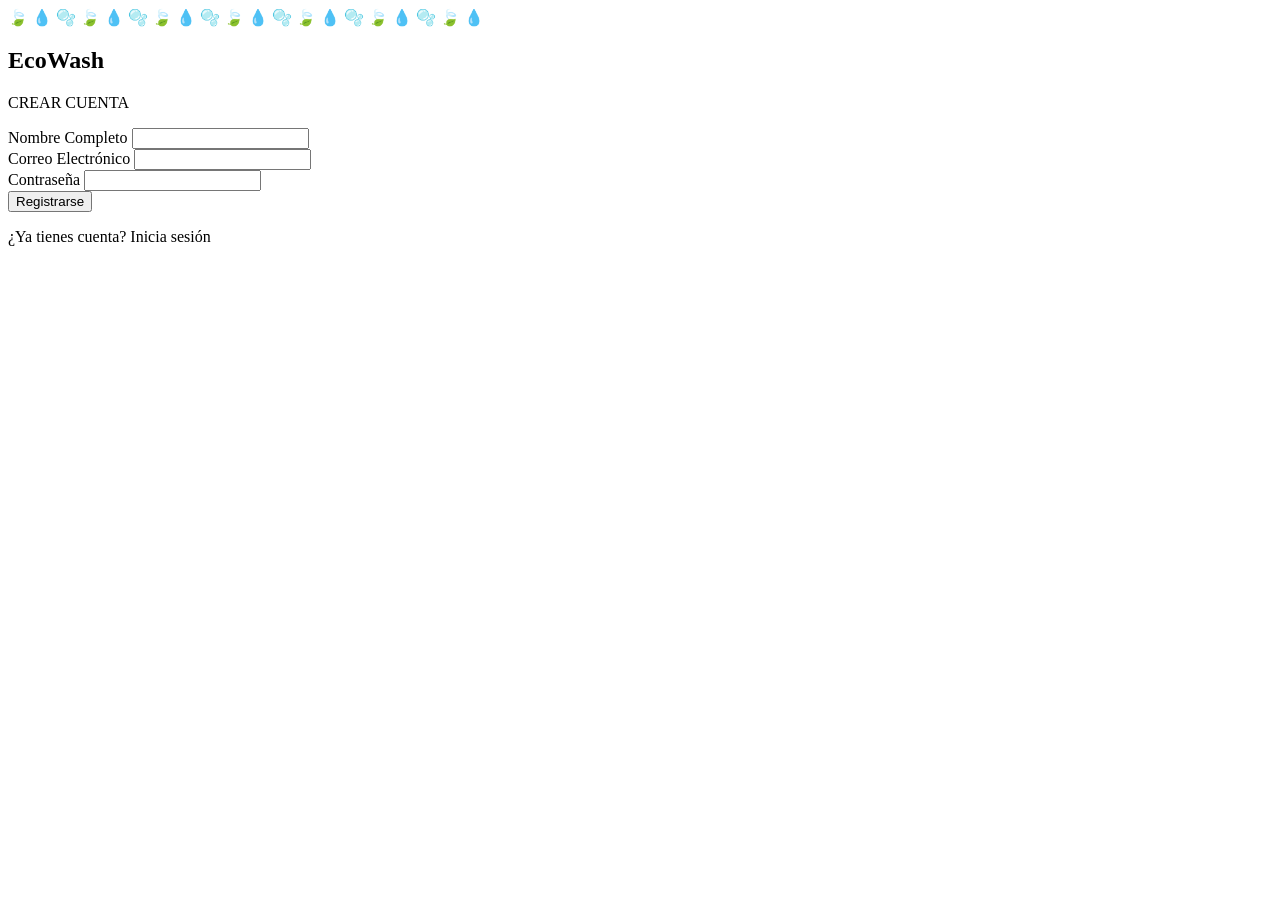
<file: src/main/resources/templates/register.html>
<!DOCTYPE html>
<html xmlns:th="http://www.thymeleaf.org">

<head>
    <meta charset="UTF-8">
    <meta name="_csrf" th:content="${_csrf.token}" />
    <meta name="_csrf_header" th:content="${_csrf.headerName}" />
    <title>Registro - EcoWash</title>
    <link rel="stylesheet" th:href="@{/css/auth.css}" />
</head>

<body>

    <div id="background-animations">
        <span class="icon leaf">🍃</span>
        <span class="icon drop">💧</span>
        <span class="icon bubble">🫧</span>
        <span class="icon leaf">🍃</span>
        <span class="icon drop">💧</span>
        <span class="icon bubble">🫧</span>
        <span class="icon leaf">🍃</span>
        <span class="icon drop">💧</span>
        <span class="icon bubble">🫧</span>
        <span class="icon leaf">🍃</span>
        <span class="icon drop">💧</span>
        <span class="icon bubble">🫧</span>
        <span class="icon leaf">🍃</span>
        <span class="icon drop">💧</span>
        <span class="icon bubble">🫧</span>
        <span class="icon leaf">🍃</span>
        <span class="icon drop">💧</span>
        <span class="icon bubble">🫧</span>
        <span class="icon leaf">🍃</span>
        <span class="icon drop">💧</span>
    </div>

    <div class="auth-container">
        <h2>EcoWash</h2>
        <p class="auth-subtitle">CREAR CUENTA</p>

        <form th:action="@{/registro}" method="post">
            <div class="form-group">
                <label for="nombre">Nombre Completo</label>
                <input type="text" id="nombre" name="nombre" placeholder=" " required />
            </div>
            <div class="form-group">
                <label for="email">Correo Electrónico</label>
                <input type="email" id="email" name="email" placeholder=" " required />
            </div>
            <div class="form-group">
                <label for="password">Contraseña</label>
                <input type="password" id="password" name="password" placeholder=" " required />
            </div>
            <button type="submit">Registrarse</button>
        </form>

        <div class="links">
            <p>¿Ya tienes cuenta? <a th:href="@{/login}">Inicia sesión</a></p>
        </div>
    </div>

</body>

</html>
</file>
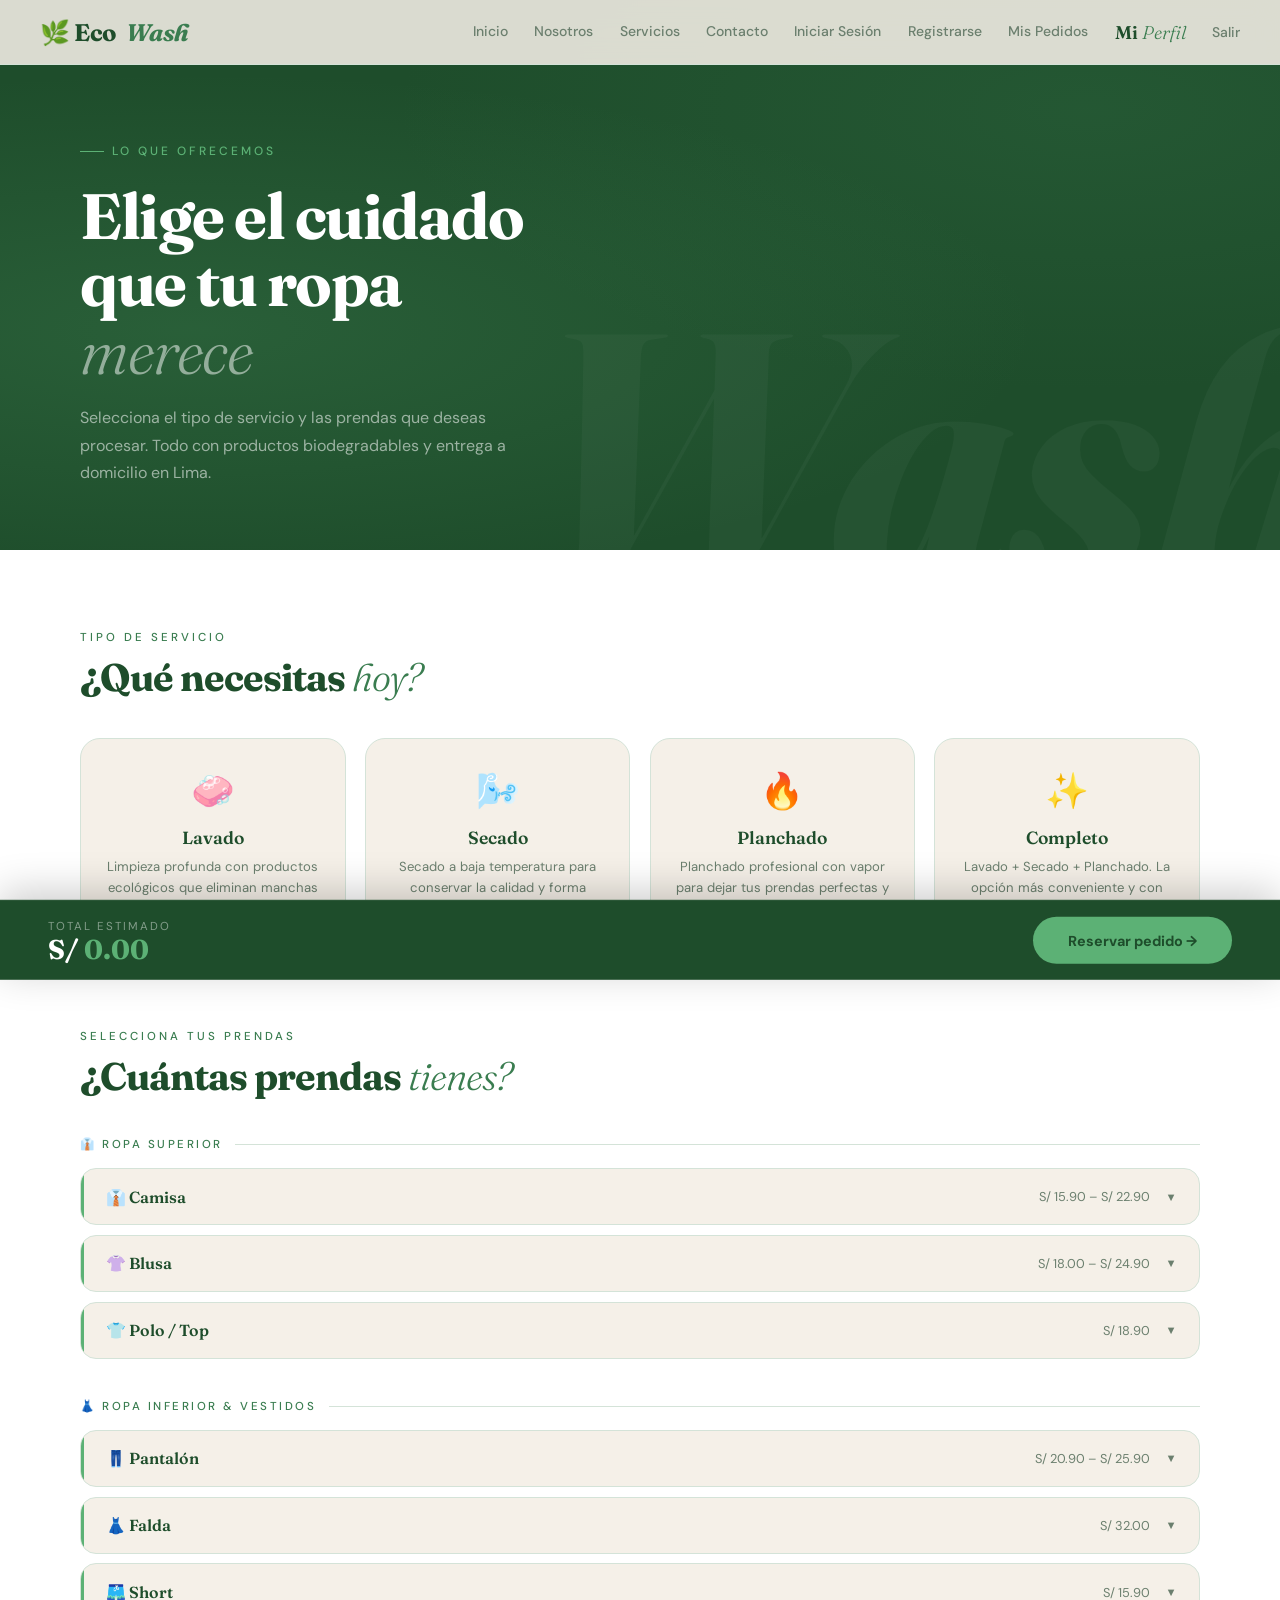
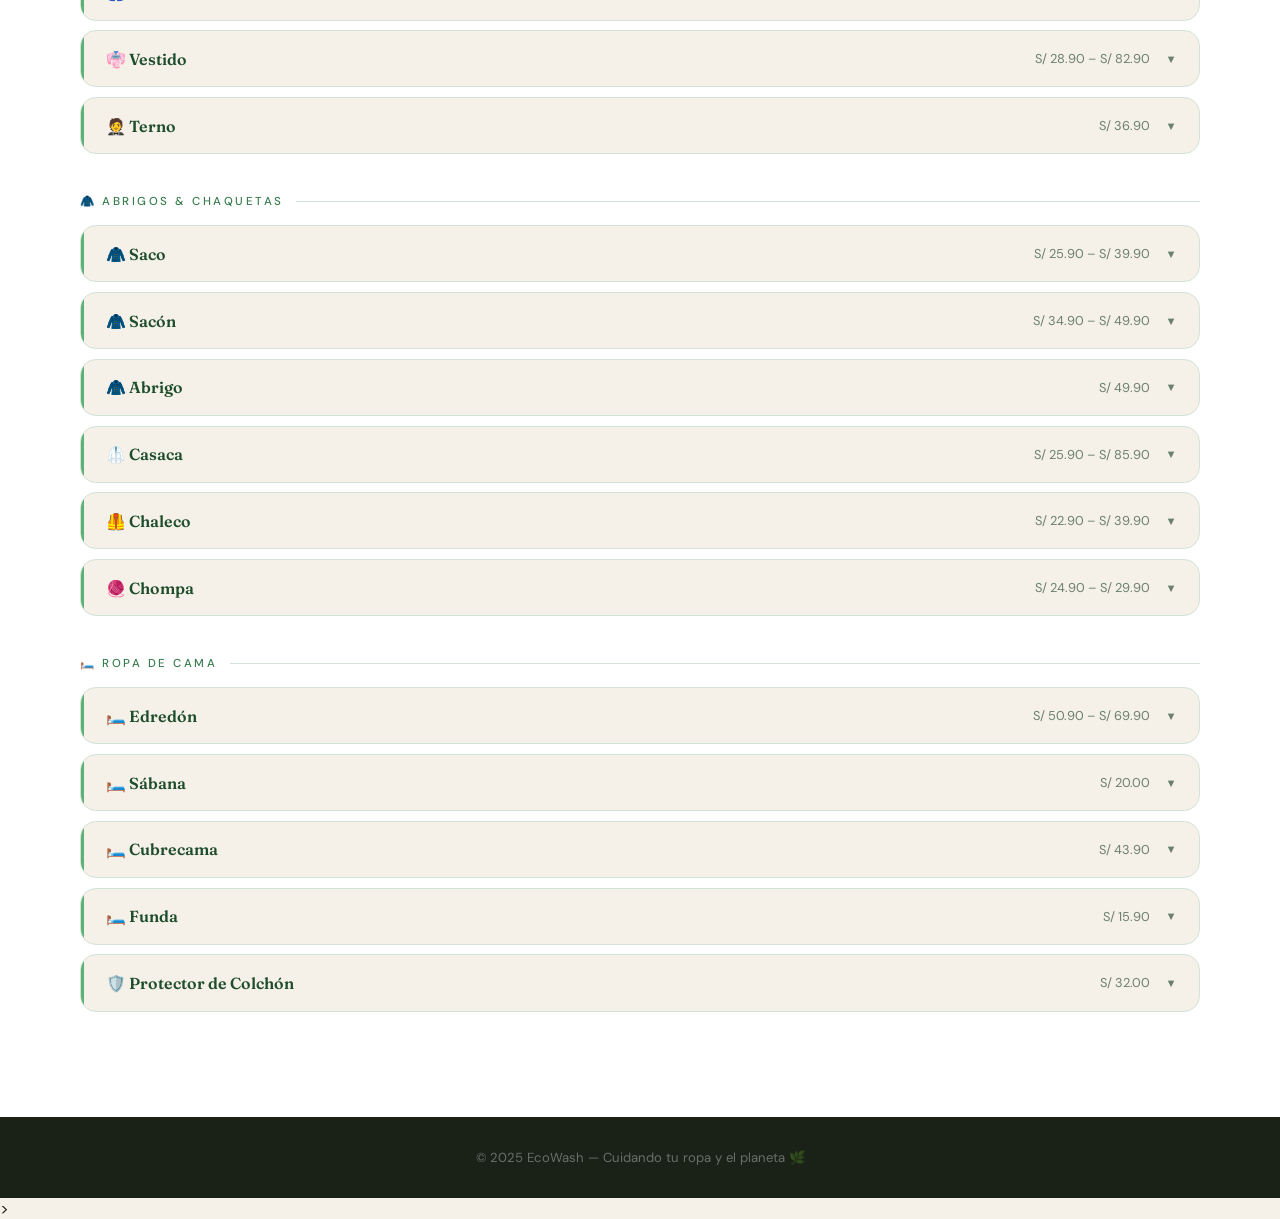
<file: src/main/resources/templates/services.html>
<!DOCTYPE html>
<html lang="es">

<head>
  <meta charset="UTF-8">
  <meta name="viewport" content="width=device-width, initial-scale=1.0">
  <meta name="_csrf" th:content="${_csrf.token}" />
  <meta name="_csrf_header" th:content="${_csrf.headerName}" />
  <title>Servicios — EcoWash</title>
  <link
    href="https://fonts.googleapis.com/css2?family=Fraunces:ital,opsz,wght@0,9..144,300;0,9..144,700;1,9..144,300;1,9..144,600&family=DM+Sans:wght@300;400;500&display=swap"
    rel="stylesheet">
  <link rel="stylesheet" th:href="@{/css/perfilModal.css}" />
  <style>
    :root {
      --ink: #1a2218;
      --forest: #1e4d2b;
      --moss: #3a7d50;
      --leaf: #5cb175;
      --mist: #e8f2eb;
      --cream: #f5f0e8;
      --sand: #ede8de;
      --white: #ffffff;
      --muted: #6b7f6e;
      --border: #d4e3d8;
    }

    *,
    *::before,
    *::after {
      box-sizing: border-box;
      margin: 0;
      padding: 0;
    }

    html {
      scroll-behavior: smooth;
    }

    body {
      font-family: 'DM Sans', sans-serif;
      background: var(--cream);
      color: var(--ink);
      overflow-x: hidden;
    }

    /* ── HEADER ── */
    header {
      position: fixed;
      top: 0;
      left: 0;
      right: 0;
      z-index: 100;
      display: flex;
      justify-content: space-between;
      align-items: center;
      padding: 1.1rem 2.5rem;
      background: rgba(245, 240, 232, 0.88);
      backdrop-filter: blur(12px);
      border-bottom: 1px solid var(--border);
    }

    /* ── BOTON MI PERFIL ELEGANTE (Estilo Editorial) ── */
    .profile-btn-elegant {
      margin-left: 1.4rem;
      /* Mismo margen que tus enlaces nav a */
      background: transparent;
      border: none;
      padding: 0;
      font-family: 'Fraunces', serif;
      font-size: 1.15rem;
      /* Un poco más grande para darle jerarquía */
      font-weight: 600;
      color: var(--forest, #1e4d2b);
      cursor: pointer;
      display: inline-flex;
      align-items: center;
      transition: transform 0.2s ease, opacity 0.2s ease;
      /* Alineación vertical para que no flote más arriba que los textos DM Sans */
      vertical-align: middle;
    }

    .profile-btn-elegant em {
      font-style: italic;
      color: var(--moss, #3a7d50);
      font-weight: 300;
      margin-left: 4px;
      transition: color 0.3s ease;
    }

    /* Efecto Hover sutil y orgánico */
    .profile-btn-elegant:hover {
      transform: translateY(-2px);
    }

    .profile-btn-elegant:hover em {
      color: var(--leaf, #5cb175);
      /* Brillo sutil en la parte cursiva */
    }

    /* Ajuste al botón Salir para que mantenga alineación con el nuevo botón */
    .logout-form button {
      vertical-align: middle;
    }

    /* CSS para que el botón de salir luzca como un enlace normal */
    .logout-form {
      display: inline;
      margin-left: 1.4rem;
    }

    .logout-form button {
      background: none;
      border: none;
      font-family: 'DM Sans', sans-serif;
      font-size: 0.875rem;
      font-weight: 500;
      color: var(--muted);
      cursor: pointer;
      transition: color 0.2s;
      padding: 0;
    }

    .logout-form button:hover {
      color: var(--forest);
    }



    .logo {
      font-family: 'Fraunces', serif;
      font-size: 1.5rem;
      font-weight: 700;
      color: var(--forest);
      letter-spacing: -0.5px;
      display: flex;
      align-items: center;
      gap: 10px;
    }

    .logo em {
      font-style: italic;
      color: var(--moss);
    }

    nav a {
      margin-left: 1.4rem;
      text-decoration: none;
      font-size: 0.875rem;
      font-weight: 500;
      color: var(--muted);
      transition: color 0.2s;
    }

    nav a:hover {
      color: var(--forest);
    }

    /* ── HERO SERVICIOS ── */
    .hero-servicios {
      min-height: 52vh;
      padding-top: 72px;
      background: var(--forest);
      position: relative;
      overflow: hidden;
      display: flex;
      align-items: center;
    }

    .hero-servicios::before {
      content: '';
      position: absolute;
      inset: 0;
      background:
        radial-gradient(ellipse at 15% 60%, rgba(92, 177, 117, 0.18) 0%, transparent 55%),
        radial-gradient(ellipse at 85% 20%, rgba(58, 125, 80, 0.22) 0%, transparent 45%);
    }

    .hero-watermark {
      font-family: 'Fraunces', serif;
      font-size: 22rem;
      font-weight: 700;
      font-style: italic;
      color: rgba(255, 255, 255, 0.03);
      position: absolute;
      bottom: -5rem;
      right: -4rem;
      line-height: 1;
      pointer-events: none;
      user-select: none;
    }

    .hero-servicios-inner {
      position: relative;
      z-index: 2;
      padding: 4rem 5rem;
      max-width: 700px;
    }

    .hero-eyebrow {
      display: inline-flex;
      align-items: center;
      gap: 8px;
      font-size: 0.75rem;
      font-weight: 500;
      letter-spacing: 3px;
      text-transform: uppercase;
      color: var(--leaf);
      margin-bottom: 1.4rem;
      opacity: 0;
      animation: fadeUp 0.7s 0.1s forwards;
    }

    .hero-eyebrow::before {
      content: '';
      display: inline-block;
      width: 24px;
      height: 1.5px;
      background: var(--leaf);
    }

    .hero-title {
      font-family: 'Fraunces', serif;
      font-size: clamp(2.8rem, 5vw, 4.2rem);
      font-weight: 700;
      line-height: 1.06;
      color: white;
      letter-spacing: -1.5px;
      margin-bottom: 1.2rem;
      opacity: 0;
      animation: fadeUp 0.7s 0.25s forwards;
    }

    .hero-title em {
      font-style: italic;
      font-weight: 300;
      color: rgba(255, 255, 255, 0.5);
    }

    .hero-sub {
      font-size: 1rem;
      color: rgba(255, 255, 255, 0.55);
      line-height: 1.7;
      max-width: 460px;
      opacity: 0;
      animation: fadeUp 0.7s 0.4s forwards;
    }

    /* ── TIPO DE SERVICIO ── */
    .service-section {
      padding: 5rem 5rem 3rem;
      background: var(--white);
    }

    .section-label {
      font-size: 0.72rem;
      font-weight: 500;
      letter-spacing: 3px;
      text-transform: uppercase;
      color: var(--moss);
      margin-bottom: 0.7rem;
    }

    .section-title {
      font-family: 'Fraunces', serif;
      font-size: clamp(1.8rem, 3vw, 2.5rem);
      font-weight: 700;
      color: var(--forest);
      letter-spacing: -1px;
      line-height: 1.1;
      margin-bottom: 2.5rem;
    }

    .section-title em {
      font-style: italic;
      font-weight: 300;
      color: var(--moss);
    }

    .service-cards {
      display: grid;
      grid-template-columns: repeat(4, 1fr);
      gap: 1.2rem;
    }

    .card {
      background: var(--cream);
      border: 1.5px solid var(--border);
      border-radius: 20px;
      padding: 1.8rem 1.4rem;
      text-align: center;
      cursor: pointer;
      transition: all 0.28s;
      position: relative;
      overflow: hidden;
    }

    .card::after {
      content: '';
      position: absolute;
      bottom: 0;
      left: 0;
      right: 0;
      height: 3px;
      background: linear-gradient(90deg, var(--leaf), var(--moss));
      transform: scaleX(0);
      transform-origin: left;
      transition: transform 0.3s;
    }

    .card:hover {
      transform: translateY(-5px);
      box-shadow: 0 12px 40px rgba(30, 77, 43, 0.1);
    }

    .card:hover::after {
      transform: scaleX(1);
    }

    .card.active {
      border-color: var(--moss);
      background: var(--mist);
      box-shadow: 0 12px 40px rgba(30, 77, 43, 0.12);
    }

    .card.active::after {
      transform: scaleX(1);
    }

    .card-check {
      position: absolute;
      top: 12px;
      right: 14px;
      width: 22px;
      height: 22px;
      border-radius: 50%;
      background: var(--forest);
      color: white;
      font-size: 0.7rem;
      display: none;
      align-items: center;
      justify-content: center;
    }

    .card.active .card-check {
      display: flex;
    }

    .card-icon {
      font-size: 2.2rem;
      margin-bottom: 0.8rem;
      display: block;
    }

    .card-title {
      font-family: 'Fraunces', serif;
      font-size: 1.1rem;
      font-weight: 600;
      color: var(--forest);
      margin-bottom: 0.5rem;
    }

    .card-desc {
      font-size: 0.82rem;
      line-height: 1.6;
      color: var(--muted);
    }

    /* ── PRENDAS ── */
    .prendas-section {
      padding: 2rem 5rem 6rem;
      background: var(--white);
    }

    .category-label {
      display: flex;
      align-items: center;
      gap: 0.8rem;
      font-size: 0.72rem;
      font-weight: 500;
      letter-spacing: 2.5px;
      text-transform: uppercase;
      color: var(--moss);
      margin: 2.5rem 0 1rem;
    }

    .category-label::after {
      content: '';
      flex: 1;
      height: 1px;
      background: var(--border);
    }

    /* ACCORDION */
    .item {
      background: var(--cream);
      margin-bottom: 0.6rem;
      border-radius: 16px;
      border: 1px solid var(--border);
      overflow: hidden;
      transition: box-shadow 0.2s, transform 0.2s;
    }

    .item:hover {
      box-shadow: 0 8px 30px rgba(30, 77, 43, 0.08);
      transform: translateX(3px);
    }

    .item-header {
      padding: 1.1rem 1.4rem;
      display: flex;
      justify-content: space-between;
      align-items: center;
      cursor: pointer;
      font-family: 'Fraunces', serif;
      font-size: 1rem;
      font-weight: 600;
      color: var(--forest);
      border-left: 3.5px solid var(--leaf);
      transition: background 0.2s;
    }

    .item-header:hover {
      background: var(--mist);
    }

    .item-header-right {
      display: flex;
      align-items: center;
      gap: 1rem;
    }

    .price-range {
      font-family: 'DM Sans', sans-serif;
      font-size: 0.8rem;
      color: var(--muted);
      font-weight: 400;
    }

    .chevron {
      transition: transform 0.3s;
      color: var(--muted);
      font-size: 0.7rem;
    }

    .item.active .chevron {
      transform: rotate(180deg);
    }

    .item-body {
      max-height: 0;
      overflow: hidden;
      transition: max-height 0.4s ease;
      padding: 0 1.4rem;
    }

    .item.active .item-body {
      max-height: 600px;
      padding: 0.2rem 1.4rem 1.2rem;
    }

    .sub-item {
      display: flex;
      align-items: center;
      padding: 0.7rem 0;
      border-bottom: 1px solid var(--border);
      gap: 1rem;
    }

    .sub-item:last-child {
      border-bottom: none;
    }

    .sub-item-name {
      font-size: 0.88rem;
      flex: 1;
      color: var(--ink);
    }

    .sub-item-price {
      font-size: 0.85rem;
      font-weight: 600;
      color: var(--forest);
      min-width: 75px;
      text-align: right;
    }

    /* CONTADOR */
    .contador {
      display: flex;
      align-items: center;
      border: 1.5px solid var(--border);
      border-radius: 10px;
      overflow: hidden;
    }

    .contador button {
      background: var(--white);
      color: var(--forest);
      border: none;
      width: 32px;
      height: 32px;
      font-size: 1rem;
      cursor: pointer;
      font-weight: 700;
      transition: background 0.2s, color 0.2s;
    }

    .contador button:hover {
      background: var(--forest);
      color: white;
    }

    .contador input {
      width: 38px;
      text-align: center;
      border: none;
      border-left: 1px solid var(--border);
      border-right: 1px solid var(--border);
      font-size: 0.9rem;
      font-weight: 600;
      background: var(--white);
      height: 32px;
      outline: none;
      font-family: 'DM Sans', sans-serif;
    }

    /* ── FLOATING BAR ── */
    .floating-bar {
      position: fixed;
      bottom: 0;
      left: 0;
      right: 0;
      background: var(--forest);
      border-top: 1px solid rgba(255, 255, 255, 0.08);
      padding: 1rem 3rem;
      display: flex;
      justify-content: space-between;
      align-items: center;
      z-index: 200;
      box-shadow: 0 -8px 40px rgba(0, 0, 0, 0.2);
      transform: translateY(100%);
      transition: transform 0.35s ease;
    }

    .floating-bar.visible {
      transform: translateY(0);
    }

    .fb-left {
      display: flex;
      flex-direction: column;
      gap: 2px;
    }

    .fb-label {
      font-size: 0.72rem;
      letter-spacing: 2px;
      text-transform: uppercase;
      color: rgba(255, 255, 255, 0.45);
    }

    .fb-amount {
      font-family: 'Fraunces', serif;
      font-size: 1.7rem;
      font-weight: 700;
      color: white;
      line-height: 1;
    }

    .fb-amount span {
      color: var(--leaf);
    }

    .btn-reservar {
      background: var(--leaf);
      color: var(--forest);
      border: none;
      padding: 0.9rem 2.2rem;
      border-radius: 50px;
      font-size: 0.9rem;
      font-weight: 700;
      cursor: pointer;
      font-family: 'DM Sans', sans-serif;
      transition: background 0.2s, transform 0.2s;
    }

    .btn-reservar:hover {
      background: white;
      transform: scale(1.03);
    }

    /* ── CHECKOUT PAGE ── */
    .page {
      display: none;
    }

    .page.visible {
      display: block;
    }

    .checkout-wrap {
      max-width: 860px;
      margin: 0 auto;
      padding: 6rem 2rem 5rem;
    }

    .checkout-hdr {
      display: flex;
      align-items: center;
      gap: 1.2rem;
      margin-bottom: 2.5rem;
    }

    .btn-back {
      background: none;
      border: 1.5px solid var(--border);
      border-radius: 50px;
      padding: 0.5rem 1.2rem;
      cursor: pointer;
      font-size: 0.85rem;
      font-weight: 600;
      color: var(--muted);
      transition: all 0.2s;
      font-family: 'DM Sans', sans-serif;
    }

    .btn-back:hover {
      border-color: var(--moss);
      color: var(--forest);
    }

    .checkout-hdr-title {
      font-family: 'Fraunces', serif;
      font-size: 1.6rem;
      font-weight: 700;
      color: var(--forest);
    }

    .checkout-grid {
      display: grid;
      grid-template-columns: 1fr 1fr;
      gap: 1.8rem;
    }

    .checkout-card {
      background: var(--white);
      border-radius: 20px;
      border: 1px solid var(--border);
      padding: 1.8rem;
    }

    .checkout-card-title {
      font-family: 'Fraunces', serif;
      font-size: 1.1rem;
      font-weight: 600;
      color: var(--forest);
      margin-bottom: 1.2rem;
      padding-bottom: 0.8rem;
      border-bottom: 1px solid var(--border);
    }

    .summary-item {
      display: flex;
      justify-content: space-between;
      font-size: 0.87rem;
      padding: 0.45rem 0;
      color: var(--muted);
      border-bottom: 1px dashed var(--border);
    }

    .summary-item:last-of-type {
      border-bottom: none;
    }

    .summary-item span:last-child {
      font-weight: 600;
      color: var(--ink);
    }

    .summary-service {
      font-size: 0.78rem;
      color: var(--muted);
      margin: 0.6rem 0;
      padding-top: 0.6rem;
      border-top: 1px solid var(--border);
    }

    .summary-total {
      display: flex;
      justify-content: space-between;
      font-family: 'Fraunces', serif;
      font-size: 1.1rem;
      font-weight: 700;
      color: var(--forest);
      padding-top: 0.9rem;
      margin-top: 0.5rem;
      border-top: 2px solid var(--border);
    }

    /* form fields */
    .field {
      margin-bottom: 1.1rem;
    }

    .field label {
      display: block;
      font-size: 0.72rem;
      font-weight: 500;
      color: var(--muted);
      margin-bottom: 0.4rem;
      letter-spacing: 1.5px;
      text-transform: uppercase;
    }

    .field input,
    .field select,
    .field textarea {
      width: 100%;
      padding: 0.7rem 1rem;
      border: 1.5px solid var(--border);
      border-radius: 12px;
      font-family: 'DM Sans', sans-serif;
      font-size: 0.9rem;
      color: var(--ink);
      background: var(--cream);
      outline: none;
      transition: border-color 0.2s, background 0.2s;
    }

    .field input:focus,
    .field select:focus,
    .field textarea:focus {
      border-color: var(--moss);
      background: var(--white);
    }

    .field textarea {
      resize: vertical;
      min-height: 85px;
    }

    .mode-tabs {
      display: flex;
      gap: 0;
      border: 1.5px solid var(--border);
      border-radius: 12px;
      overflow: hidden;
      margin-bottom: 1.1rem;
    }

    .mode-tab {
      flex: 1;
      padding: 0.7rem;
      text-align: center;
      cursor: pointer;
      font-size: 0.85rem;
      font-weight: 500;
      color: var(--muted);
      transition: all 0.2s;
      background: var(--cream);
      font-family: 'DM Sans', sans-serif;
    }

    .mode-tab.active {
      background: var(--forest);
      color: white;
    }

    .btn-pagar {
      width: 100%;
      background: var(--forest);
      color: white;
      border: none;
      padding: 1rem;
      border-radius: 50px;
      font-size: 0.95rem;
      font-weight: 600;
      cursor: pointer;
      font-family: 'DM Sans', sans-serif;
      transition: background 0.2s;
      margin-top: 1rem;
    }

    .btn-pagar:hover {
      background: var(--moss);
    }

    /* ── TICKET ── */
    .ticket-wrap {
      max-width: 460px;
      margin: 0 auto;
      padding: 6rem 2rem 5rem;
    }

    .ticket {
      background: white;
      border-radius: 24px;
      border: 1px solid var(--border);
      overflow: hidden;
      box-shadow: 0 16px 60px rgba(30, 77, 43, 0.15);
    }

    .ticket-top {
      background: var(--forest);
      color: white;
      padding: 2.5rem;
      text-align: center;
      position: relative;
      overflow: hidden;
    }

    .ticket-top::before {
      content: '🌿';
      font-size: 10rem;
      position: absolute;
      bottom: -2rem;
      right: -1rem;
      opacity: 0.07;
    }

    .ticket-check {
      font-size: 3rem;
      margin-bottom: 0.8rem;
      display: block;
    }

    .ticket-top h2 {
      font-family: 'Fraunces', serif;
      font-size: 1.6rem;
      font-weight: 700;
      color: white;
      margin-bottom: 0.3rem;
    }

    .ticket-top p {
      font-size: 0.9rem;
      color: rgba(255, 255, 255, 0.6);
    }

    .ticket-dashes {
      display: flex;
      align-items: center;
      border-top: 2px dashed var(--border);
    }

    .ticket-hole {
      width: 28px;
      height: 28px;
      background: var(--cream);
      border-radius: 50%;
      border: 1px solid var(--border);
      flex-shrink: 0;
    }

    .ticket-hole.left {
      margin-left: -14px;
    }

    .ticket-hole.right {
      margin-left: auto;
      margin-right: -14px;
    }

    .ticket-body {
      padding: 1.8rem;
    }

    .ticket-code-box {
      margin: 0 0 1.4rem;
      background: var(--mist);
      border-radius: 14px;
      padding: 1.2rem;
      text-align: center;
      border: 1.5px dashed var(--moss);
    }

    .ticket-code-label {
      font-size: 0.72rem;
      color: var(--muted);
      text-transform: uppercase;
      letter-spacing: 2px;
    }

    .ticket-code {
      font-family: 'Fraunces', serif;
      font-size: 2rem;
      font-weight: 700;
      color: var(--forest);
      letter-spacing: 4px;
      margin-top: 0.3rem;
    }

    .ticket-row {
      display: flex;
      justify-content: space-between;
      padding: 0.5rem 0;
      font-size: 0.87rem;
      border-bottom: 1px solid var(--border);
    }

    .ticket-row:last-of-type {
      border-bottom: none;
    }

    .tl {
      color: var(--muted);
    }

    .tv {
      font-weight: 600;
      color: var(--ink);
    }

    .ticket-footer {
      padding: 1rem 1.8rem;
      background: var(--mist);
      text-align: center;
      font-size: 0.8rem;
      color: var(--muted);
    }

    .btn-nuevo {
      display: block;
      width: 100%;
      background: var(--forest);
      color: white;
      border: none;
      padding: 1rem;
      border-radius: 50px;
      font-size: 0.95rem;
      font-weight: 600;
      cursor: pointer;
      font-family: 'DM Sans', sans-serif;
      margin-top: 1.5rem;
      transition: background 0.2s;
    }

    .btn-nuevo:hover {
      background: var(--moss);
    }

    /* FOOTER */
    footer {
      text-align: center;
      padding: 2rem;
      background: var(--ink);
      color: rgba(255, 255, 255, 0.35);
      font-size: 0.82rem;
      margin-bottom: 0;
    }

    /* ANIMATIONS */
    @keyframes fadeUp {
      from {
        opacity: 0;
        transform: translateY(20px);
      }

      to {
        opacity: 1;
        transform: translateY(0);
      }
    }

    .reveal {
      opacity: 0;
      transform: translateY(28px);
      transition: opacity 0.65s ease, transform 0.65s ease;
    }

    .reveal.visible {
      opacity: 1;
      transform: translateY(0);
    }

    .reveal-delay-1 {
      transition-delay: 0.1s;
    }

    .reveal-delay-2 {
      transition-delay: 0.2s;
    }

    .reveal-delay-3 {
      transition-delay: 0.3s;
    }

    /* RESPONSIVE */
    @media (max-width: 860px) {

      .service-section,
      .prendas-section {
        padding: 3rem 1.5rem;
      }

      .service-cards {
        grid-template-columns: 1fr 1fr;
      }

      .hero-servicios-inner {
        padding: 3rem 1.5rem;
      }

      .checkout-grid {
        grid-template-columns: 1fr;
      }

      .floating-bar {
        padding: 1rem 1.5rem;
      }

      header {
        padding: 1rem 1.2rem;
      }

      nav a {
        margin-left: 0.8rem;
        font-size: 0.78rem;
      }
    }
  </style>
</head>

<body>

  <!-- ===== PAGE SERVICIOS ===== -->
  <div id="page-servicios" class="page visible">

    <header>
      <div class="logo">🌿 Eco<em>Wash</em></div>

      <nav>
        <a th:href="@{/}">Inicio</a>
        <a th:href="@{/nosotros}">Nosotros</a>
        <a th:href="@{/servicios}">Servicios</a>
        <a th:href="@{/contacto}">Contacto</a>

        <a th:href="@{/login}" sec:authorize="!isAuthenticated()">Iniciar Sesión</a>
        <a th:href="@{/registro}" sec:authorize="!isAuthenticated()">Registrarse</a>

        <a th:href="@{/pedidos}" sec:authorize="isAuthenticated()">Mis Pedidos</a>

        <button id="openProfileBtn" class="profile-btn-elegant" sec:authorize="isAuthenticated()">
          Mi <em>Perfil</em>
        </button>
        <form th:action="@{/logout}" method="post" sec:authorize="isAuthenticated()" class="logout-form">
          <button type="submit">Salir</button>
        </form>
      </nav>
    </header>

    <!-- HERO -->
    <section class="hero-servicios">
      <div class="hero-watermark">Wash</div>
      <div class="hero-servicios-inner">
        <span class="hero-eyebrow">Lo que ofrecemos</span>
        <h1 class="hero-title">Elige el cuidado<br>que tu ropa<br><em>merece</em></h1>
        <p class="hero-sub">Selecciona el tipo de servicio y las prendas que deseas procesar. Todo con productos
          biodegradables y entrega a domicilio en Lima.</p>
      </div>
    </section>

    <!-- TIPO DE SERVICIO -->
    <section class="service-section">
      <p class="section-label reveal">Tipo de servicio</p>
      <h2 class="section-title reveal reveal-delay-1">¿Qué necesitas <em>hoy?</em></h2>

      <div class="service-cards">
        <div class="card reveal reveal-delay-1" onclick="selectService(this,'Lavado')">
          <div class="card-check">✓</div>
          <span class="card-icon">🧼</span>
          <div class="card-title">Lavado</div>
          <div class="card-desc">Limpieza profunda con productos ecológicos que eliminan manchas sin dañar las fibras.
          </div>
        </div>
        <div class="card reveal reveal-delay-2" onclick="selectService(this,'Secado')">
          <div class="card-check">✓</div>
          <span class="card-icon">🌬️</span>
          <div class="card-title">Secado</div>
          <div class="card-desc">Secado a baja temperatura para conservar la calidad y forma original de cada prenda.
          </div>
        </div>
        <div class="card reveal reveal-delay-3" onclick="selectService(this,'Planchado')">
          <div class="card-check">✓</div>
          <span class="card-icon">🔥</span>
          <div class="card-title">Planchado</div>
          <div class="card-desc">Planchado profesional con vapor para dejar tus prendas perfectas y listas para usar.
          </div>
        </div>
        <div class="card reveal reveal-delay-3" onclick="selectService(this,'Completo')">
          <div class="card-check">✓</div>
          <span class="card-icon">✨</span>
          <div class="card-title">Completo</div>
          <div class="card-desc">Lavado + Secado + Planchado. La opción más conveniente y con descuento especial.</div>
        </div>
      </div>
    </section>

    <!-- PRENDAS -->
    <section class="prendas-section">
      <p class="section-label reveal">Selecciona tus prendas</p>
      <h2 class="section-title reveal reveal-delay-1">¿Cuántas prendas <em>tienes?</em></h2>

      <!-- ROPA SUPERIOR -->
      <div class="category-label reveal">👔 Ropa superior</div>

      <div class="item reveal">
        <div class="item-header" onclick="toggleItem(this)">
          <span>👔 Camisa</span>
          <div class="item-header-right">
            <span class="price-range">S/ 15.90 – S/ 22.90</span>
            <span class="chevron">▼</span>
          </div>
        </div>
        <div class="item-body">
          <div class="sub-item">
            <span class="sub-item-name">Camisa Clásica</span>
            <span class="sub-item-price">S/ 15.90</span>
            <div class="contador">
              <button onclick="cambiar(this,-1,15.9)">−</button>
              <input value="0" readonly>
              <button onclick="cambiar(this,1,15.9)">+</button>
            </div>
          </div>
          <div class="sub-item">
            <span class="sub-item-name">Camisa Seda / Hilo / Lino / Gamuza</span>
            <span class="sub-item-price">S/ 22.90</span>
            <div class="contador">
              <button onclick="cambiar(this,-1,22.9)">−</button>
              <input value="0" readonly>
              <button onclick="cambiar(this,1,22.9)">+</button>
            </div>
          </div>
        </div>
      </div>

      <div class="item reveal">
        <div class="item-header" onclick="toggleItem(this)">
          <span>👚 Blusa</span>
          <div class="item-header-right">
            <span class="price-range">S/ 18.00 – S/ 24.90</span>
            <span class="chevron">▼</span>
          </div>
        </div>
        <div class="item-body">
          <div class="sub-item">
            <span class="sub-item-name">Blusa Clásica</span>
            <span class="sub-item-price">S/ 18.00</span>
            <div class="contador">
              <button onclick="cambiar(this,-1,18)">−</button>
              <input value="0" readonly>
              <button onclick="cambiar(this,1,18)">+</button>
            </div>
          </div>
          <div class="sub-item">
            <span class="sub-item-name">Blusa Aplicaciones / Seda / Hilo / Lino</span>
            <span class="sub-item-price">S/ 24.90</span>
            <div class="contador">
              <button onclick="cambiar(this,-1,24.9)">−</button>
              <input value="0" readonly>
              <button onclick="cambiar(this,1,24.9)">+</button>
            </div>
          </div>
        </div>
      </div>

      <div class="item reveal">
        <div class="item-header" onclick="toggleItem(this)">
          <span>👕 Polo / Top</span>
          <div class="item-header-right">
            <span class="price-range">S/ 18.90</span>
            <span class="chevron">▼</span>
          </div>
        </div>
        <div class="item-body">
          <div class="sub-item">
            <span class="sub-item-name">Polo / Top</span>
            <span class="sub-item-price">S/ 18.90</span>
            <div class="contador">
              <button onclick="cambiar(this,-1,18.9)">−</button>
              <input value="0" readonly>
              <button onclick="cambiar(this,1,18.9)">+</button>
            </div>
          </div>
        </div>
      </div>

      <!-- ROPA INFERIOR & VESTIDOS -->
      <div class="category-label reveal">👗 Ropa inferior & vestidos</div>

      <div class="item reveal">
        <div class="item-header" onclick="toggleItem(this)">
          <span>👖 Pantalón</span>
          <div class="item-header-right">
            <span class="price-range">S/ 20.90 – S/ 25.90</span>
            <span class="chevron">▼</span>
          </div>
        </div>
        <div class="item-body">
          <div class="sub-item">
            <span class="sub-item-name">Pantalón Simple / Jean</span>
            <span class="sub-item-price">S/ 20.90</span>
            <div class="contador">
              <button onclick="cambiar(this,-1,20.9)">−</button>
              <input value="0" readonly>
              <button onclick="cambiar(this,1,20.9)">+</button>
            </div>
          </div>
          <div class="sub-item">
            <span class="sub-item-name">Pantalón Seda / Terciopelo / Lino</span>
            <span class="sub-item-price">S/ 25.90</span>
            <div class="contador">
              <button onclick="cambiar(this,-1,25.9)">−</button>
              <input value="0" readonly>
              <button onclick="cambiar(this,1,25.9)">+</button>
            </div>
          </div>
        </div>
      </div>

      <div class="item reveal">
        <div class="item-header" onclick="toggleItem(this)">
          <span>👗 Falda</span>
          <div class="item-header-right">
            <span class="price-range">S/ 32.00</span>
            <span class="chevron">▼</span>
          </div>
        </div>
        <div class="item-body">
          <div class="sub-item">
            <span class="sub-item-name">Falda</span>
            <span class="sub-item-price">S/ 32.00</span>
            <div class="contador">
              <button onclick="cambiar(this,-1,32)">−</button>
              <input value="0" readonly>
              <button onclick="cambiar(this,1,32)">+</button>
            </div>
          </div>
        </div>
      </div>

      <div class="item reveal">
        <div class="item-header" onclick="toggleItem(this)">
          <span>🩳 Short</span>
          <div class="item-header-right">
            <span class="price-range">S/ 15.90</span>
            <span class="chevron">▼</span>
          </div>
        </div>
        <div class="item-body">
          <div class="sub-item">
            <span class="sub-item-name">Short</span>
            <span class="sub-item-price">S/ 15.90</span>
            <div class="contador">
              <button onclick="cambiar(this,-1,15.9)">−</button>
              <input value="0" readonly>
              <button onclick="cambiar(this,1,15.9)">+</button>
            </div>
          </div>
        </div>
      </div>

      <div class="item reveal">
        <div class="item-header" onclick="toggleItem(this)">
          <span>👘 Vestido</span>
          <div class="item-header-right">
            <span class="price-range">S/ 28.90 – S/ 82.90</span>
            <span class="chevron">▼</span>
          </div>
        </div>
        <div class="item-body">
          <div class="sub-item">
            <span class="sub-item-name">Vestido Clásico</span>
            <span class="sub-item-price">S/ 28.90</span>
            <div class="contador">
              <button onclick="cambiar(this,-1,28.9)">−</button>
              <input value="0" readonly>
              <button onclick="cambiar(this,1,28.9)">+</button>
            </div>
          </div>
          <div class="sub-item">
            <span class="sub-item-name">Vestido Largo / Seda / Lino / Gasa</span>
            <span class="sub-item-price">S/ 49.90</span>
            <div class="contador">
              <button onclick="cambiar(this,-1,49.9)">−</button>
              <input value="0" readonly>
              <button onclick="cambiar(this,1,49.9)">+</button>
            </div>
          </div>
          <div class="sub-item">
            <span class="sub-item-name">Vestido Aplicaciones / Adornos</span>
            <span class="sub-item-price">S/ 82.90</span>
            <div class="contador">
              <button onclick="cambiar(this,-1,82.9)">−</button>
              <input value="0" readonly>
              <button onclick="cambiar(this,1,82.9)">+</button>
            </div>
          </div>
        </div>
      </div>

      <div class="item reveal">
        <div class="item-header" onclick="toggleItem(this)">
          <span>🤵 Terno</span>
          <div class="item-header-right">
            <span class="price-range">S/ 36.90</span>
            <span class="chevron">▼</span>
          </div>
        </div>
        <div class="item-body">
          <div class="sub-item">
            <span class="sub-item-name">Terno</span>
            <span class="sub-item-price">S/ 36.90</span>
            <div class="contador">
              <button onclick="cambiar(this,-1,36.9)">−</button>
              <input value="0" readonly>
              <button onclick="cambiar(this,1,36.9)">+</button>
            </div>
          </div>
        </div>
      </div>

      <!-- ABRIGOS & CHAQUETAS -->
      <div class="category-label reveal">🧥 Abrigos & chaquetas</div>

      <div class="item reveal">
        <div class="item-header" onclick="toggleItem(this)">
          <span>🧥 Saco</span>
          <div class="item-header-right">
            <span class="price-range">S/ 25.90 – S/ 39.90</span>
            <span class="chevron">▼</span>
          </div>
        </div>
        <div class="item-body">
          <div class="sub-item">
            <span class="sub-item-name">Saco Clásico</span>
            <span class="sub-item-price">S/ 25.90</span>
            <div class="contador">
              <button onclick="cambiar(this,-1,25.9)">−</button>
              <input value="0" readonly>
              <button onclick="cambiar(this,1,25.9)">+</button>
            </div>
          </div>
          <div class="sub-item">
            <span class="sub-item-name">Saco Cashmire / Alpaca</span>
            <span class="sub-item-price">S/ 39.90</span>
            <div class="contador">
              <button onclick="cambiar(this,-1,39.9)">−</button>
              <input value="0" readonly>
              <button onclick="cambiar(this,1,39.9)">+</button>
            </div>
          </div>
        </div>
      </div>

      <div class="item reveal">
        <div class="item-header" onclick="toggleItem(this)">
          <span>🧥 Sacón</span>
          <div class="item-header-right">
            <span class="price-range">S/ 34.90 – S/ 49.90</span>
            <span class="chevron">▼</span>
          </div>
        </div>
        <div class="item-body">
          <div class="sub-item">
            <span class="sub-item-name">Sacón Clásico</span>
            <span class="sub-item-price">S/ 34.90</span>
            <div class="contador">
              <button onclick="cambiar(this,-1,34.9)">−</button>
              <input value="0" readonly>
              <button onclick="cambiar(this,1,34.9)">+</button>
            </div>
          </div>
          <div class="sub-item">
            <span class="sub-item-name">Sacón Cashmire / Alpaca</span>
            <span class="sub-item-price">S/ 49.90</span>
            <div class="contador">
              <button onclick="cambiar(this,-1,49.9)">−</button>
              <input value="0" readonly>
              <button onclick="cambiar(this,1,49.9)">+</button>
            </div>
          </div>
        </div>
      </div>

      <div class="item reveal">
        <div class="item-header" onclick="toggleItem(this)">
          <span>🧥 Abrigo</span>
          <div class="item-header-right">
            <span class="price-range">S/ 49.90</span>
            <span class="chevron">▼</span>
          </div>
        </div>
        <div class="item-body">
          <div class="sub-item">
            <span class="sub-item-name">Abrigo</span>
            <span class="sub-item-price">S/ 49.90</span>
            <div class="contador">
              <button onclick="cambiar(this,-1,49.9)">−</button>
              <input value="0" readonly>
              <button onclick="cambiar(this,1,49.9)">+</button>
            </div>
          </div>
        </div>
      </div>

      <div class="item reveal">
        <div class="item-header" onclick="toggleItem(this)">
          <span>🥼 Casaca</span>
          <div class="item-header-right">
            <span class="price-range">S/ 25.90 – S/ 85.90</span>
            <span class="chevron">▼</span>
          </div>
        </div>
        <div class="item-body">
          <div class="sub-item">
            <span class="sub-item-name">Casaca Clásica</span>
            <span class="sub-item-price">S/ 25.90</span>
            <div class="contador">
              <button onclick="cambiar(this,-1,25.9)">−</button>
              <input value="0" readonly>
              <button onclick="cambiar(this,1,25.9)">+</button>
            </div>
          </div>
          <div class="sub-item">
            <span class="sub-item-name">Casaca Plumas / Lana / Piel</span>
            <span class="sub-item-price">S/ 49.90</span>
            <div class="contador">
              <button onclick="cambiar(this,-1,49.9)">−</button>
              <input value="0" readonly>
              <button onclick="cambiar(this,1,49.9)">+</button>
            </div>
          </div>
          <div class="sub-item">
            <span class="sub-item-name">Casaca Aplicaciones / Bordado</span>
            <span class="sub-item-price">S/ 36.90</span>
            <div class="contador">
              <button onclick="cambiar(this,-1,36.9)">−</button>
              <input value="0" readonly>
              <button onclick="cambiar(this,1,36.9)">+</button>
            </div>
          </div>
          <div class="sub-item">
            <span class="sub-item-name">Casaca Gamuza / Nobuck / Peluche</span>
            <span class="sub-item-price">S/ 85.90</span>
            <div class="contador">
              <button onclick="cambiar(this,-1,85.9)">−</button>
              <input value="0" readonly>
              <button onclick="cambiar(this,1,85.9)">+</button>
            </div>
          </div>
        </div>
      </div>

      <div class="item reveal">
        <div class="item-header" onclick="toggleItem(this)">
          <span>🦺 Chaleco</span>
          <div class="item-header-right">
            <span class="price-range">S/ 22.90 – S/ 39.90</span>
            <span class="chevron">▼</span>
          </div>
        </div>
        <div class="item-body">
          <div class="sub-item">
            <span class="sub-item-name">Chaleco Clásico</span>
            <span class="sub-item-price">S/ 22.90</span>
            <div class="contador">
              <button onclick="cambiar(this,-1,22.9)">−</button>
              <input value="0" readonly>
              <button onclick="cambiar(this,1,22.9)">+</button>
            </div>
          </div>
          <div class="sub-item">
            <span class="sub-item-name">Chaleco Aplicaciones / Cashmire / Alpaca</span>
            <span class="sub-item-price">S/ 32.90</span>
            <div class="contador">
              <button onclick="cambiar(this,-1,32.9)">−</button>
              <input value="0" readonly>
              <button onclick="cambiar(this,1,32.9)">+</button>
            </div>
          </div>
          <div class="sub-item">
            <span class="sub-item-name">Chaleco Lino / Hilo / Plumas</span>
            <span class="sub-item-price">S/ 39.90</span>
            <div class="contador">
              <button onclick="cambiar(this,-1,39.9)">−</button>
              <input value="0" readonly>
              <button onclick="cambiar(this,1,39.9)">+</button>
            </div>
          </div>
        </div>
      </div>

      <div class="item reveal">
        <div class="item-header" onclick="toggleItem(this)">
          <span>🧶 Chompa</span>
          <div class="item-header-right">
            <span class="price-range">S/ 24.90 – S/ 29.90</span>
            <span class="chevron">▼</span>
          </div>
        </div>
        <div class="item-body">
          <div class="sub-item">
            <span class="sub-item-name">Chompa Clásica</span>
            <span class="sub-item-price">S/ 24.90</span>
            <div class="contador">
              <button onclick="cambiar(this,-1,24.9)">−</button>
              <input value="0" readonly>
              <button onclick="cambiar(this,1,24.9)">+</button>
            </div>
          </div>
          <div class="sub-item">
            <span class="sub-item-name">Chompa Cashmire / Alpaca / Lana / Terciopelo</span>
            <span class="sub-item-price">S/ 29.90</span>
            <div class="contador">
              <button onclick="cambiar(this,-1,29.9)">−</button>
              <input value="0" readonly>
              <button onclick="cambiar(this,1,29.9)">+</button>
            </div>
          </div>
        </div>
      </div>

      <!-- ROPA DE CAMA -->
      <div class="category-label reveal">🛏️ Ropa de cama</div>

      <div class="item reveal">
        <div class="item-header" onclick="toggleItem(this)">
          <span>🛏️ Edredón</span>
          <div class="item-header-right">
            <span class="price-range">S/ 50.90 – S/ 69.90</span>
            <span class="chevron">▼</span>
          </div>
        </div>
        <div class="item-body">
          <div class="sub-item">
            <span class="sub-item-name">Edredón Clásico</span>
            <span class="sub-item-price">S/ 50.90</span>
            <div class="contador">
              <button onclick="cambiar(this,-1,50.9)">−</button>
              <input value="0" readonly>
              <button onclick="cambiar(this,1,50.9)">+</button>
            </div>
          </div>
          <div class="sub-item">
            <span class="sub-item-name">Edredón Plumas</span>
            <span class="sub-item-price">S/ 54.90</span>
            <div class="contador">
              <button onclick="cambiar(this,-1,54.9)">−</button>
              <input value="0" readonly>
              <button onclick="cambiar(this,1,54.9)">+</button>
            </div>
          </div>
          <div class="sub-item">
            <span class="sub-item-name">Edredón Cashmire / Alpaca / Seda</span>
            <span class="sub-item-price">S/ 69.90</span>
            <div class="contador">
              <button onclick="cambiar(this,-1,69.9)">−</button>
              <input value="0" readonly>
              <button onclick="cambiar(this,1,69.9)">+</button>
            </div>
          </div>
        </div>
      </div>

      <div class="item reveal">
        <div class="item-header" onclick="toggleItem(this)">
          <span>🛏️ Sábana</span>
          <div class="item-header-right">
            <span class="price-range">S/ 20.00</span>
            <span class="chevron">▼</span>
          </div>
        </div>
        <div class="item-body">
          <div class="sub-item">
            <span class="sub-item-name">Sábana</span>
            <span class="sub-item-price">S/ 20.00</span>
            <div class="contador">
              <button onclick="cambiar(this,-1,20)">−</button>
              <input value="0" readonly>
              <button onclick="cambiar(this,1,20)">+</button>
            </div>
          </div>
        </div>
      </div>

      <div class="item reveal">
        <div class="item-header" onclick="toggleItem(this)">
          <span>🛏️ Cubrecama</span>
          <div class="item-header-right">
            <span class="price-range">S/ 43.90</span>
            <span class="chevron">▼</span>
          </div>
        </div>
        <div class="item-body">
          <div class="sub-item">
            <span class="sub-item-name">Cubrecama Clásico</span>
            <span class="sub-item-price">S/ 43.90</span>
            <div class="contador">
              <button onclick="cambiar(this,-1,43.9)">−</button>
              <input value="0" readonly>
              <button onclick="cambiar(this,1,43.9)">+</button>
            </div>
          </div>
        </div>
      </div>

      <div class="item reveal">
        <div class="item-header" onclick="toggleItem(this)">
          <span>🛏️ Funda</span>
          <div class="item-header-right">
            <span class="price-range">S/ 15.90</span>
            <span class="chevron">▼</span>
          </div>
        </div>
        <div class="item-body">
          <div class="sub-item">
            <span class="sub-item-name">Funda</span>
            <span class="sub-item-price">S/ 15.90</span>
            <div class="contador">
              <button onclick="cambiar(this,-1,15.9)">−</button>
              <input value="0" readonly>
              <button onclick="cambiar(this,1,15.9)">+</button>
            </div>
          </div>
        </div>
      </div>

      <div class="item reveal">
        <div class="item-header" onclick="toggleItem(this)">
          <span>🛡️ Protector de Colchón</span>
          <div class="item-header-right">
            <span class="price-range">S/ 32.00</span>
            <span class="chevron">▼</span>
          </div>
        </div>
        <div class="item-body">
          <div class="sub-item">
            <span class="sub-item-name">Protector de Colchón</span>
            <span class="sub-item-price">S/ 32.00</span>
            <div class="contador">
              <button onclick="cambiar(this,-1,32)">−</button>
              <input value="0" readonly>
              <button onclick="cambiar(this,1,32)">+</button>
            </div>
          </div>
        </div>
      </div>

    </section>

    <footer>
      <p>&copy; 2025 EcoWash — Cuidando tu ropa y el planeta 🌿</p>
    </footer>

    <!-- FLOATING BAR -->
    <div class="floating-bar" id="floatingBar">
      <div class="fb-left">
        <span class="fb-label">Total estimado</span>
        <div class="fb-amount">S/ <span id="total">0.00</span></div>
      </div>
      <button class="btn-reservar" onclick="irACheckout()">Reservar pedido →</button>
    </div>

  </div><!-- end page-servicios -->


  <!-- ===== PAGE CHECKOUT ===== -->
  <div id="page-checkout" class="page">

    <header>
      <div class="logo">🌿 Eco<em>Wash</em></div>
      <nav><a th:href="@{/contacto}">Contacto</a></nav>
    </header>

    <div class="checkout-wrap">
      <div class="checkout-hdr">
        <button class="btn-back" onclick="goBack('page-servicios')">← Volver</button>
        <div class="checkout-hdr-title">Confirmar pedido</div>
      </div>

      <div class="checkout-grid">
        <div class="checkout-card">
          <div class="checkout-card-title">🧾 Resumen</div>
          <div id="summaryItems"></div>
          <div class="summary-service" id="summaryService"></div>
          <div class="summary-service" id="summaryEnvio" style="display:none; color: var(--moss); margin-top: 0.5rem;">
            Cargo por envío: S/ 5.00
          </div>
          <div class="summary-total">
            <span>Total</span>
            <span>S/ <span id="totalCheckout">0.00</span></span>
          </div>
          <p style="font-size:0.75rem;color:var(--muted);margin-top:0.5rem">Precios incluyen IGV</p>
        </div>

        <div class="checkout-card">
          <div class="checkout-card-title">📋 Datos del pedido</div>

          <div class="field">
            <label>Nombre completo</label>
            <input type="text" id="nombreCliente" th:value="${cliente != null ? cliente.nombre : ''}"
              placeholder="Inicia sesión para autocompletar" readonly>
          </div>

          <div class="field">
            <label>Teléfono</label>
            <select id="telefonoCliente">
              <option th:if="${cliente != null and cliente.telefonos != null}" th:each="tel : ${cliente.telefonos}"
                th:value="${tel}" th:text="${tel}"></option>
              <option th:if="${cliente == null or #lists.isEmpty(cliente.telefonos)}" value="">-- Sin teléfonos
                (Agrégalos en tu Perfil) --</option>
            </select>
          </div>

          <div class="field">
            <label>Dirección registrada (Para recojo/envío)</label>
            <select id="direccionCliente">
              <option th:if="${cliente != null and cliente.direcciones != null}" th:each="dir : ${cliente.direcciones}"
                th:value="${dir}" th:text="${dir}"></option>
              <option th:if="${cliente == null or #lists.isEmpty(cliente.direcciones)}" value="">-- Sin direcciones
                (Agrégalas en tu Perfil) --</option>
            </select>
          </div>

          <div class="field" style="background: var(--mist); padding: 1rem; border-radius: 8px; margin-bottom: 1rem;">
            <label
              style="display:flex; align-items:center; gap:8px; cursor:pointer; font-weight:700; color:var(--forest);">
              <input type="checkbox" id="envioCheck" onchange="toggleEnvio()" checked style="width:18px; height:18px;">
              🚚 Solicitar Envío a domicilio (+ S/ 5.00)
            </label>
            <p style="font-size:0.75rem; color:var(--muted); margin-top:0.3rem;">Incluye el recojo gratuito desde la
              dirección seleccionada.</p>

            <div id="msgTeEsperamos"
              style="display:none; font-size:0.85rem; color:var(--moss); margin-top:10px; font-weight:600; border-top:1px dashed var(--border); padding-top:10px;">
              🏠 Has desmarcado el envío. Te esperamos en nuestro local. Guarda el ticket para proceder con la limpieza.
            </div>
          </div>

          <div class="field">
            <label>Fecha del Pedido (Automática)</label>
            <input type="date" id="fechaPedido" readonly
              style="background-color: var(--mist); color: var(--muted); cursor: not-allowed;">
          </div>

          <div class="field">
            <label>Horario preferido de devolución</label>
            <select id="horarioPedido">
              <option value="">Selecciona un horario</option>
              <option>8:00 AM – 10:00 AM</option>
              <option>10:00 AM – 12:00 PM</option>
              <option>12:00 PM – 2:00 PM</option>
              <option>2:00 PM – 4:00 PM</option>
              <option>4:00 PM – 6:00 PM</option>
            </select>
          </div>

          <div class="field">
            <label>Instrucciones adicionales</label>
            <textarea id="instrucciones" placeholder="Ej. Dejar con el portero, timbre roto…"></textarea>
          </div>

          <button class="btn-pagar" onclick="pagarPedido()">💳 Generar Ticket — S/ <span
              id="totalPagar">0.00</span></button>
        </div>
      </div>
    </div>
  </div>><!-- end page-checkout -->


  <!-- ===== PAGE TICKET ===== -->
  <div id="page-ticket" class="page">

    <header>
      <div class="logo">🌿 Eco<em>Wash</em></div>
    </header>

    <div class="ticket-wrap">
      <div class="ticket">
        <div class="ticket-top">
          <span class="ticket-check">✅</span>
          <h2>¡Pedido confirmado!</h2>
          <p>Tu ropa está en buenas manos 🌿</p>
        </div>
        <div class="ticket-dashes">
          <div class="ticket-hole left"></div>
          <div class="ticket-hole right"></div>
        </div>
        <div class="ticket-body">
          <div class="ticket-code-box">
            <div class="ticket-code-label">Código de seguimiento</div>
            <div class="ticket-code" id="ticketCodigo">ECO-0000</div>
          </div>
          <div class="ticket-row"><span class="tl">👤 Cliente</span><span class="tv" id="tNombre">—</span></div>
          <div class="ticket-row"><span class="tl">📞 Teléfono</span><span class="tv" id="tTelefono">—</span></div>
          <div class="ticket-row"><span class="tl">📍 Dirección</span><span class="tv" id="tDireccion">—</span></div>
          <div class="ticket-row"><span class="tl">🗓️ Fecha</span><span class="tv" id="tFecha">—</span></div>
          <div class="ticket-row"><span class="tl">⏰ Horario</span><span class="tv" id="tHorario">—</span></div>
          <div class="ticket-row"><span class="tl">🚚 Entrega</span><span class="tv" id="tModo">—</span></div>
          <div class="ticket-row"><span class="tl">🧼 Servicio</span><span class="tv" id="tServicio">—</span></div>
          <div class="ticket-row" style="border-top:2px solid var(--border);margin-top:0.6rem;padding-top:0.6rem">
            <span class="tl" style="font-weight:600;color:var(--ink)">💰 Total pagado</span>
            <span class="tv" style="font-size:1.1rem;color:var(--forest)" id="tTotal">—</span>
          </div>
        </div>
        <div class="ticket-footer">
          Guarda este código para rastrear tu pedido<br>
          📞 Soporte: <strong>+51 987 654 321</strong>
        </div>
      </div>
      <button class="btn-nuevo" onclick="nuevoPedido()">+ Hacer otro pedido</button>
    </div>
  </div><!-- end page-ticket -->
  <div sec:authorize="isAuthenticated()">
    <div th:replace="~{fragments/perfilModal :: modal}"></div>
  </div>

  <script th:src="@{/js/perfilModal.js}"></script>

  <script>
    let total = 0;
    let selectedService = '';
    let selectedMode = 'recojo';
    let itemsList = [];

    function toggleItem(el) { el.parentElement.classList.toggle('active'); }

    function cambiar(btn, valor, precio) {
      let input = btn.parentElement.querySelector('input');
      let cantidad = parseInt(input.value);
      if (valor === -1 && cantidad === 0) return;
      cantidad += valor;
      input.value = cantidad;
      total = Math.max(0, total + valor * precio);
      document.getElementById('total').innerText = total.toFixed(2);
      let nombre = btn.closest('.sub-item').querySelector('.sub-item-name').innerText;
      let idx = itemsList.findIndex(i => i.nombre === nombre);
      if (idx > -1) {
        itemsList[idx].cantidad = cantidad;
        if (cantidad === 0) itemsList.splice(idx, 1);
      } else if (cantidad > 0) {
        itemsList.push({ nombre, precio, cantidad });
      }
      let bar = document.getElementById('floatingBar');
      if (total > 0) bar.classList.add('visible');
      else bar.classList.remove('visible');
    }

    function selectService(el, name) {
      document.querySelectorAll('.card').forEach(c => c.classList.remove('active'));
      el.classList.add('active');
      selectedService = name;
    }

    function selectMode(el, mode) {
      selectedMode = mode;
      document.querySelectorAll('.mode-tab').forEach(t => t.classList.remove('active'));
      el.classList.add('active');
    }

    function irACheckout() {
      if (total === 0) { alert('Agrega al menos una prenda para continuar.'); return; }
      
      let html = '';
      itemsList.filter(i => i.cantidad > 0).forEach(i => {
        html += `<div class="summary-item"><span>${i.cantidad}× ${i.nombre}</span><span>S/ ${(i.cantidad * i.precio).toFixed(2)}</span></div>`;
      });
      document.getElementById('summaryItems').innerHTML = html;
      document.getElementById('summaryService').innerText = selectedService ? `Servicio: ${selectedService}` : 'Servicio: no seleccionado';
      
      // Asignar la fecha actual al input y bloquearlo
      const today = new Date().toISOString().split('T')[0];
      document.getElementById('fechaPedido').value = today;
      
      // Ejecutar la lógica de envío para calcular el precio correcto al abrir
      toggleEnvio();
      showPage('page-checkout');
    }

    // NUEVA FUNCIÓN: Controla el costo extra y los mensajes del checkbox
    function toggleEnvio() {
      const isEnvio = document.getElementById('envioCheck').checked;
      const msgLocal = document.getElementById('msgTeEsperamos');
      const costoEnvioDiv = document.getElementById('summaryEnvio');
      
      let totalFinal = total; // El total de la ropa

      if (isEnvio) {
        totalFinal += 5.00;
        msgLocal.style.display = 'none';
        costoEnvioDiv.style.display = 'block';
      } else {
        msgLocal.style.display = 'block';
        costoEnvioDiv.style.display = 'none';
      }

      document.getElementById('totalCheckout').innerText = totalFinal.toFixed(2);
      document.getElementById('totalPagar').innerText = totalFinal.toFixed(2);
    }

    async function pagarPedido() {
      // 1. Recolectar datos del DOM
      let nombre = document.getElementById('nombreCliente').value.trim();
      let telSelect = document.getElementById('telefonoCliente');
      let dirSelect = document.getElementById('direccionCliente');
      
      let tel = telSelect.options[telSelect.selectedIndex]?.value;
      let dir = dirSelect.options[dirSelect.selectedIndex]?.value;
      
      let fecha = document.getElementById('fechaPedido').value;
      let horario = document.getElementById('horarioPedido').value;
      let isEnvio = document.getElementById('envioCheck').checked;
      let instrucciones = document.getElementById('instrucciones').value.trim();

      // Validación de campos obligatorios
      if (!nombre || !tel || !dir || !fecha || !horario) { 
        alert('Por favor completa todos los campos. Si no tienes direcciones o teléfonos, agrégalos en tu Perfil.'); 
        return; 
      }

      // 2. Bloquear el botón para evitar que el usuario haga doble clic y cree dos pedidos
      const btnPagar = document.querySelector('.btn-pagar');
      btnPagar.disabled = true;
      btnPagar.innerText = "Procesando pedido...";

      // 3. Calcular el total final (sumando envío si aplica)
      let totalFinal = isEnvio ? total + 5.00 : total;

      // 4. Armar el Payload (JSON) que coincide exactamente con PedidoCheckoutDTO de Java
      const payload = {
        nombre: nombre,
        telefono: tel,
        direccion: dir,
        modo: isEnvio ? 'ENVIO' : 'RECOJO', // Formato estandarizado para el backend
        fecha: fecha,
        horario: horario,
        instrucciones: instrucciones,
        servicio: selectedService || 'Estandar',
        total: totalFinal,
        items: itemsList.filter(i => i.cantidad > 0) // Envía el array [{nombre, cantidad, precio}]
      };

      try {
        // 5. Enviar la petición POST al backend
        // Nota: Asegúrate de que la función getAuthHeaders() esté disponible globalmente 
        // (ya la tienes en tu archivo perfilModal.js)
        const response = await fetch('/api/pedidos/crear', {
            method: 'POST',
            headers: getAuthHeaders(),
            body: JSON.stringify(payload)
        });

        if (response.ok) {
            // Si el backend responde 200 OK, leemos el JSON con el código
            const data = await response.json();
            
            alert(`¡Pedido guardado con éxito! 🌿\n\nTu código de seguimiento es: ${data.codigoGenerado}\nPuedes ver los detalles en la sección 'Mis Pedidos'.`);
            
            // 6. Regresar a la sección servicios y limpiar todo
            nuevoPedido(); 
            
        } else {
            // Si hay error de Spring Security (401/403) o Bad Request (400)
            const errorMsg = await response.text();
            alert("Error al procesar el pedido. " + (errorMsg || "Verifica tu sesión."));
        }
      } catch (error) {
        console.error("Error en la conexión:", error);
        alert("Error crítico al intentar conectar con el servidor.");
      } finally {
        // 7. Desbloquear el botón pase lo que pase
        btnPagar.disabled = false;
        btnPagar.innerText = `💳 Generar Ticket — S/ ${totalFinal.toFixed(2)}`;
      }
    }

    function showPage(id) {
      document.querySelectorAll('.page').forEach(p => p.classList.remove('visible'));
      document.getElementById(id).classList.add('visible');
      window.scrollTo(0, 0);
    }
    function goBack(id) { showPage(id); }
    function nuevoPedido() {
      total = 0; itemsList = []; selectedService = '';
      document.querySelectorAll('.contador input').forEach(i => i.value = 0);
      document.querySelectorAll('.card').forEach(c => c.classList.remove('active'));
      document.getElementById('total').innerText = '0.00';
      document.getElementById('floatingBar').classList.remove('visible');
      showPage('page-servicios');
    }

    // Reveal on scroll
    const observer = new IntersectionObserver((entries) => {
      entries.forEach(e => {
        if (e.isIntersecting) { e.target.classList.add('visible'); observer.unobserve(e.target); }
      });
    }, { threshold: 0.1 });
    document.querySelectorAll('.reveal').forEach(el => observer.observe(el));
  </script>
</body>

</html>
</file>
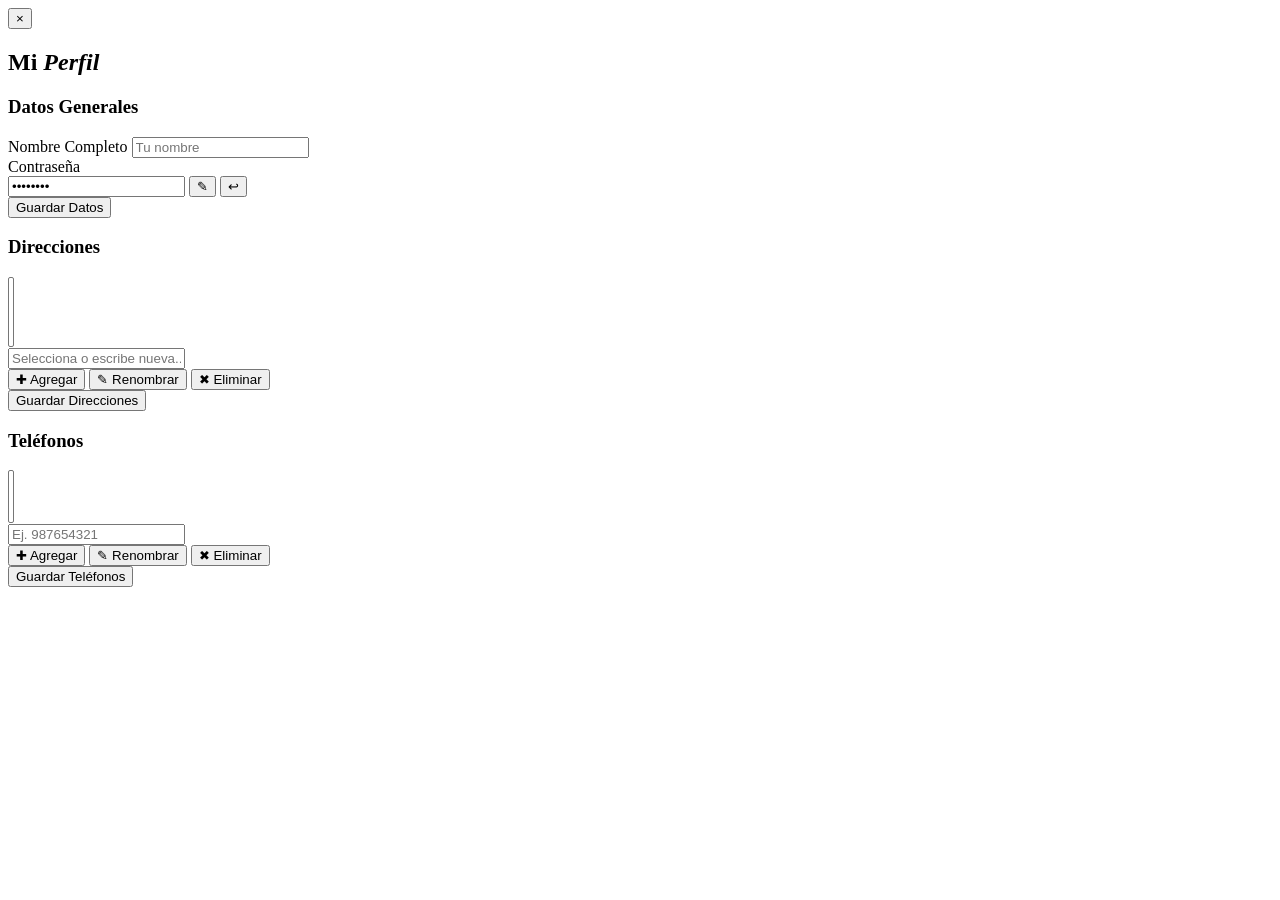
<file: src/main/resources/templates/fragments/perfilModal.html>
<!DOCTYPE html>
<html xmlns:th="http://www.thymeleaf.org">

<body>
    <div th:fragment="modal" id="profileModal" class="modal-overlay">
        <div class="modal-content">
            <button id="closeProfileBtn" class="close-modal">&times;</button>
            <h2 class="modal-title">Mi <em>Perfil</em></h2>

            <div class="modal-section">
                <h3 class="section-subtitle">Datos Generales</h3>
                <div class="input-group">
                    <label>Nombre Completo</label>
                    <input type="text" id="userName" th:value="${cliente != null ? cliente.nombre : ''}"
                        placeholder="Tu nombre" />
                </div>
                <div class="input-group">
                    <label>Contraseña</label>
                    <div class="password-wrapper">
                        <input type="password" id="userPass" value="********" readonly />

                        <button type="button" id="editPassBtn" class="icon-btn" title="Cambiar Contraseña">✎</button>

                        <button type="button" id="cancelPassBtn" class="icon-btn hidden" title="Cancelar">↩</button>
                    </div>
                </div>
                <button class="btn-save" onclick="saveGeneralData()">Guardar Datos</button>
            </div>

            <div class="modal-section">
                <h3 class="section-subtitle">Direcciones</h3>
                <select id="addressList" class="dynamic-list" size="4">
                    <option th:if="${cliente != null}" th:each="dir : ${cliente.direcciones}" th:value="${dir}"
                        th:text="${dir}"></option>
                </select>
                <div class="list-controls">
                    <input type="text" id="addressInput" placeholder="Selecciona o escribe nueva..." />
                    <div class="action-buttons">
                        <button class="btn-action add" onclick="addToList('address')">✚ Agregar</button>
                        <button class="btn-action edit" onclick="editInList('address')">✎ Renombrar</button>
                        <button class="btn-action delete" onclick="removeFromList('address')">✖ Eliminar</button>
                    </div>
                </div>
                <button class="btn-save" onclick="saveAddresses()">Guardar Direcciones</button>
            </div>

            <div class="modal-section">
                <h3 class="section-subtitle">Teléfonos</h3>
                <select id="phoneList" class="dynamic-list" size="3">
                    <option th:if="${cliente != null}" th:each="tel : ${cliente.telefonos}" th:value="${tel}"
                        th:text="${tel}"></option>
                </select>
                <div class="list-controls">
                    <input type="text" id="phoneInput" placeholder="Ej. 987654321" />
                    <div class="action-buttons">
                        <button class="btn-action add" onclick="addToList('phone')">✚ Agregar</button>
                        <button class="btn-action edit" onclick="editInList('phone')">✎ Renombrar</button>
                        <button class="btn-action delete" onclick="removeFromList('phone')">✖ Eliminar</button>
                    </div>
                </div>
                <button class="btn-save" onclick="savePhones()">Guardar Teléfonos</button>
            </div>
        </div>
    </div>
</body>

</html>
</file>
